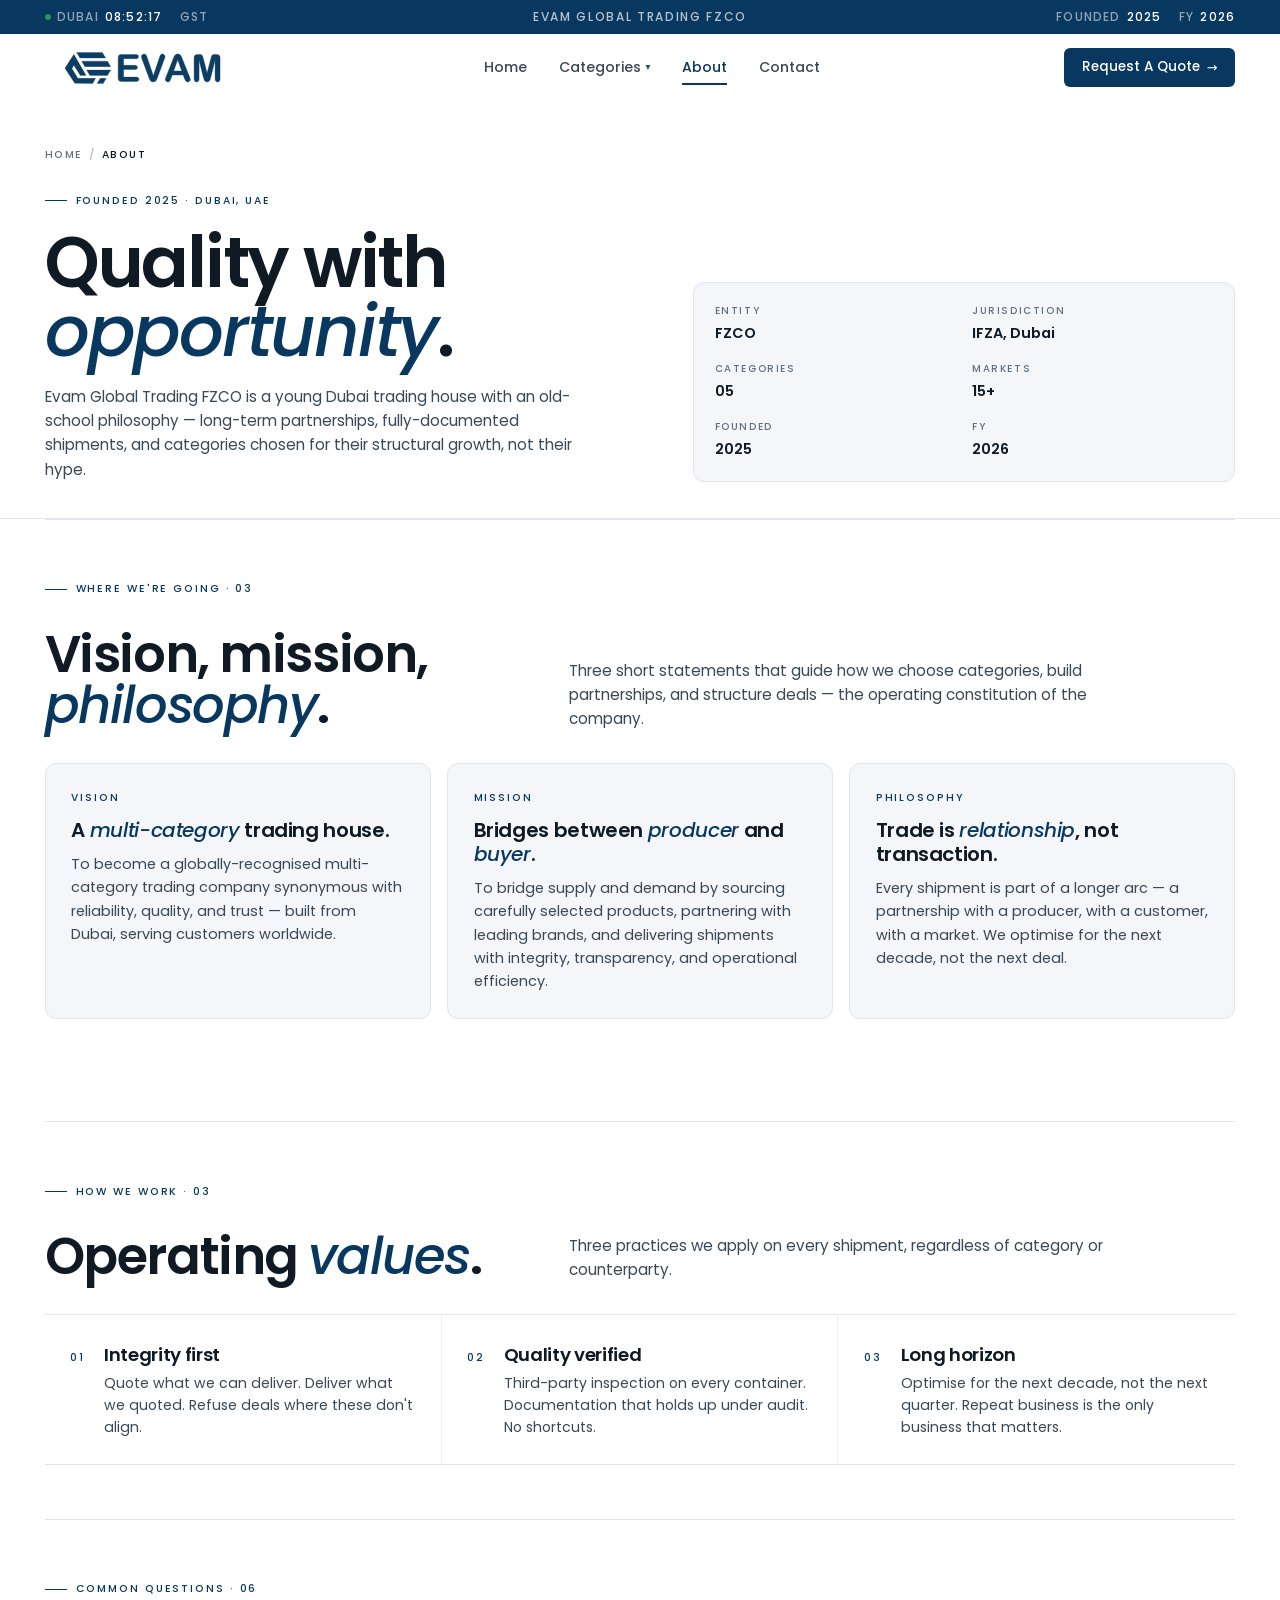
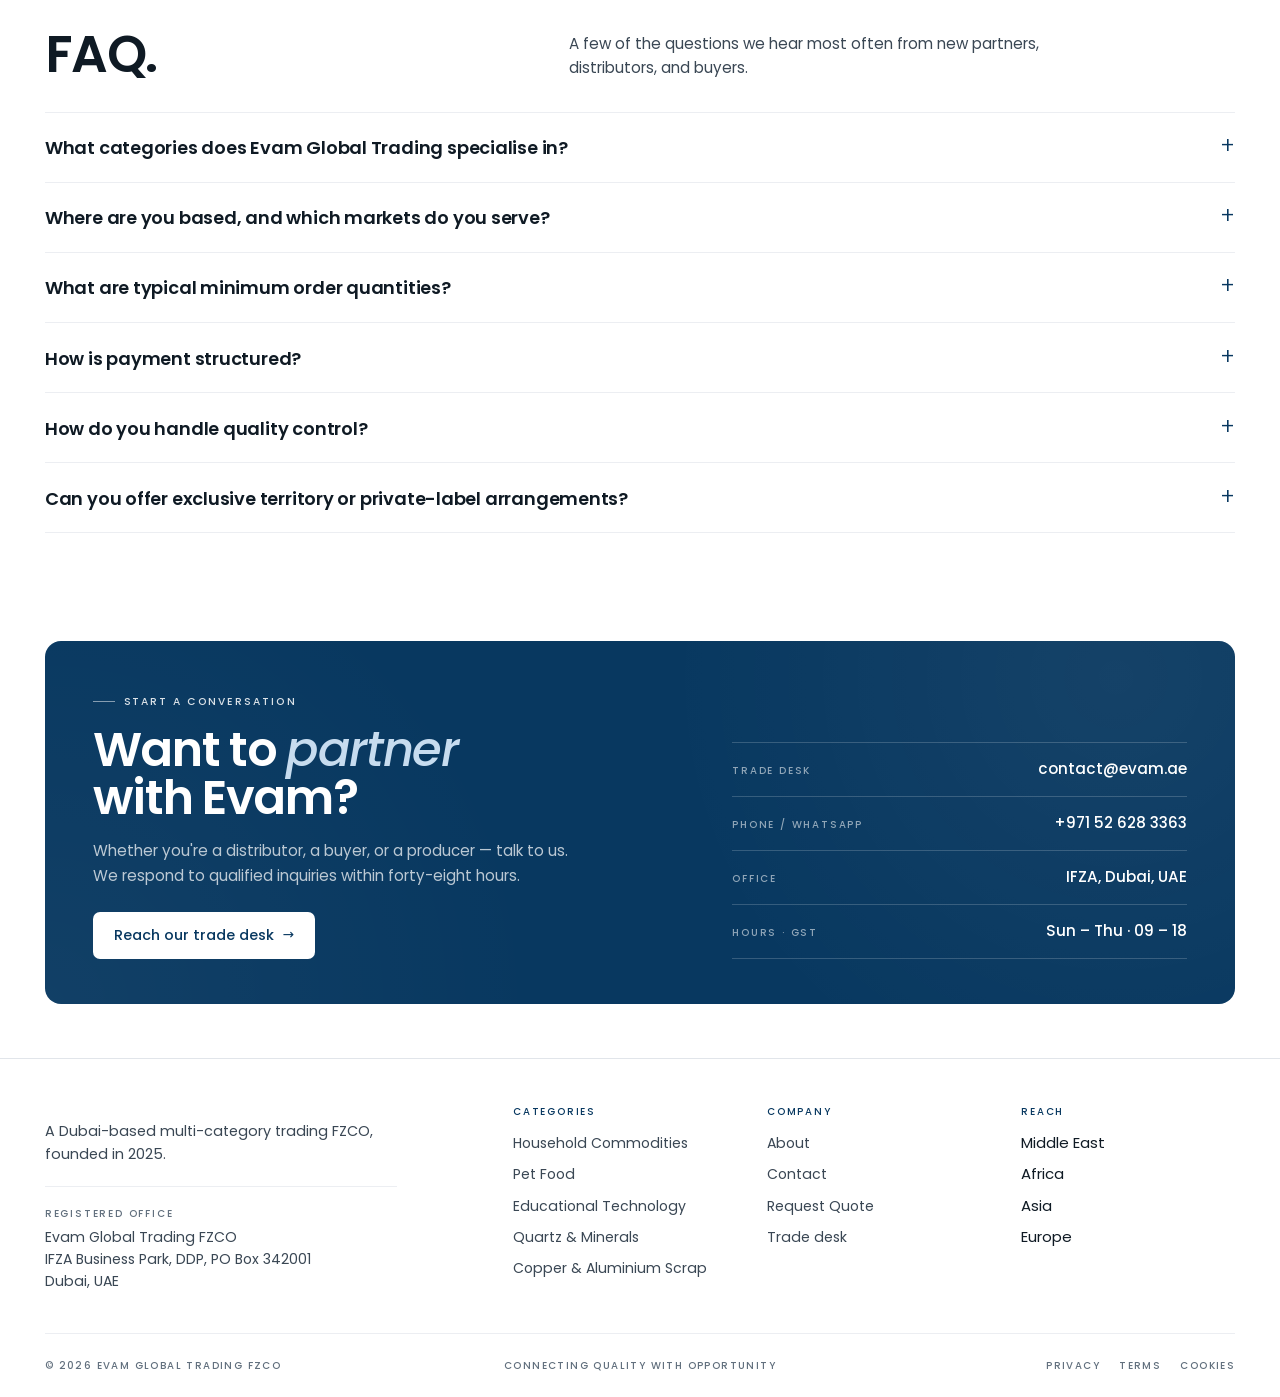
<file: about.html>
<!DOCTYPE html>
<html lang="en">
<head>
<meta charset="UTF-8" />
<meta name="viewport" content="width=device-width, initial-scale=1.0" />
<title>About — Evam Global Trading FZCO</title>
<meta name="description" content="About Evam Global Trading FZCO — a Dubai-based multi-category trading company connecting quality producers with global opportunity. Founded in 2025 as a free-zone company in IFZA." />
<link rel="preconnect" href="https://fonts.googleapis.com" />
<link rel="preconnect" href="https://fonts.gstatic.com" crossorigin />
<link href="https://fonts.googleapis.com/css2?family=Poppins:ital,wght@0,300;0,400;0,500;0,600;0,700;1,400;1,500&display=swap" rel="stylesheet" />
<link rel="stylesheet" href="styles.css" />
</head>
<body>

<div class="ticker" aria-hidden="true">
  <div class="ticker__left">
    <div class="ticker__item"><span class="live-dot"></span><span class="k">Dubai</span><span class="v" id="dubaiTime">—</span></div>
    <div class="ticker__item"><span class="k">GST</span></div>
  </div> <div class="ticker__center">Evam Global Trading FZCO</div>
  <div class="ticker__right">
    <div class="ticker__item"><span class="k">Founded</span><span class="v">2025</span></div>
    <div class="ticker__item"><span class="k">FY</span><span class="v">2026</span></div>
  </div>
</div>

<nav class="nav" id="nav">
  <div class="nav__inner">
    <a href="index.html" class="logo"><img src="images/evam_logo.svg" alt="Evam Global Trading" class="h-8 sm:h-10 object-contain" /></a>
    <ul class="nav__links">
      <li><a href="index.html">Home</a></li>
      <li class="has-dropdown">
        <a href="index.html#brands">Categories <span class="caret">▾</span></a>
        <div class="dropdown">
          <div class="dropdown__foot">05 categories</div>
          <a href="himalayan-natives.html">Household Commodities <small>Himalayan Natives</small></a>
          <a href="dogsee.html">Pet Food <small>Dogsee Chew</small></a>
          <a href="vidyardi.html">Educational Technology <small>Vidyardi</small></a>
          <a href="benita-quartz.html">Quartz &amp; Minerals <small>Benita Quartz</small></a>
          <div class="dropdown__divider"></div>
          <a href="evam-metals.html">Copper &amp; Aluminium Scrap <small>New · all varieties</small></a>
        </div>
      </li>
      <li><a href="about.html" class="is-active">About</a></li>
      <li><a href="contact.html">Contact</a></li>
    </ul>
    <a href="contact.html#quote" class="nav__cta">Request A Quote <span class="arrow">→</span></a>
    <button class="nav__menu-btn" aria-label="Menu"><span></span></button>
  </div>
</nav>

<div class="mobile-menu" id="mobileMenu">
  <button class="mobile-menu__close" aria-label="Close">×</button>
  <h5>Navigation</h5>
  <a href="index.html">Home</a><a href="about.html">About</a><a href="contact.html">Contact</a>
  <h5>Categories</h5>
  <a href="himalayan-natives.html">Household Commodities</a>
  <a href="dogsee.html">Pet Food</a>
  <a href="vidyardi.html">Educational Technology</a>
  <a href="benita-quartz.html">Quartz &amp; Minerals</a>
  <a href="evam-metals.html">Copper &amp; Aluminium Scrap</a>
  <a href="contact.html#quote" class="nav__cta">Request A Quote <span class="arrow">→</span></a>
</div>

<main>
  <section class="page-hero">
    <div class="container">
      <nav class="breadcrumb">
        <a href="index.html">Home</a><span class="sep">/</span>
        <span class="current">About</span>
      </nav>
      <div class="page-hero__grid">
        <div>
          <div class="eyebrow" style="margin-bottom:1.2rem;">Founded 2025 · Dubai, UAE</div>
          <h1 class="page-hero__title">Quality with <em>opportunity</em>.</h1>
          <p class="page-hero__lede">
            Evam Global Trading FZCO is a young Dubai trading house with an old-school
            philosophy &mdash; long-term partnerships, fully-documented shipments, and
            categories chosen for their structural growth, not their hype.
          </p>
        </div>
        <div class="page-hero__meta">
          <div class="page-hero__meta-item"><span class="k">Entity</span><span class="v">FZCO</span></div>
          <div class="page-hero__meta-item"><span class="k">Jurisdiction</span><span class="v">IFZA, Dubai</span></div>
          <div class="page-hero__meta-item"><span class="k">Categories</span><span class="v">05</span></div>
          <div class="page-hero__meta-item"><span class="k">Markets</span><span class="v">15+</span></div>
          <div class="page-hero__meta-item"><span class="k">Founded</span><span class="v">2025</span></div>
          <div class="page-hero__meta-item"><span class="k">FY</span><span class="v">2026</span></div>
        </div>
      </div>
    </div>
  </section>

  <div class="container">

    <section class="block reveal">
      <div class="block__head">
        <div>
          <div class="eyebrow">Where we're going · 03</div>
          <h2 class="display-h2">Vision, mission, <em class="brand-em">philosophy</em>.</h2>
        </div>
        <p class="block__head-text">
          Three short statements that guide how we choose categories, build partnerships,
          and structure deals &mdash; the operating constitution of the company.
        </p>
      </div>

      <div class="about__pillars reveal-stagger">
        <div class="pillar">
          <div class="pillar__label">Vision</div>
          <h3 class="pillar__title">A <em>multi-category</em> trading house.</h3>
          <p class="pillar__body">To become a globally-recognised multi-category trading company synonymous with reliability, quality, and trust &mdash; built from Dubai, serving customers worldwide.</p>
        </div>
        <div class="pillar">
          <div class="pillar__label">Mission</div>
          <h3 class="pillar__title">Bridges between <em>producer</em> and <em>buyer</em>.</h3>
          <p class="pillar__body">To bridge supply and demand by sourcing carefully selected products, partnering with leading brands, and delivering shipments with integrity, transparency, and operational efficiency.</p>
        </div>
        <div class="pillar">
          <div class="pillar__label">Philosophy</div>
          <h3 class="pillar__title">Trade is <em>relationship</em>, not transaction.</h3>
          <p class="pillar__body">Every shipment is part of a longer arc &mdash; a partnership with a producer, with a customer, with a market. We optimise for the next decade, not the next deal.</p>
        </div>
      </div>
    </section>

    <section class="block reveal">
      <div class="block__head">
        <div>
          <div class="eyebrow">How we work · 03</div>
          <h2 class="display-h2">Operating <em class="brand-em">values</em>.</h2>
        </div>
        <p class="block__head-text">
          Three practices we apply on every shipment, regardless of category or counterparty.
        </p>
      </div>

      <div class="values reveal-stagger">
        <div class="value">
          <span class="value__num">01</span>
          <div>
            <h4 class="value__title">Integrity first</h4>
            <p class="value__desc">Quote what we can deliver. Deliver what we quoted. Refuse deals where these don't align.</p>
          </div>
        </div>
        <div class="value">
          <span class="value__num">02</span>
          <div>
            <h4 class="value__title">Quality verified</h4>
            <p class="value__desc">Third-party inspection on every container. Documentation that holds up under audit. No shortcuts.</p>
          </div>
        </div>
        <div class="value">
          <span class="value__num">03</span>
          <div>
            <h4 class="value__title">Long horizon</h4>
            <p class="value__desc">Optimise for the next decade, not the next quarter. Repeat business is the only business that matters.</p>
          </div>
        </div>
      </div>
    </section>

    <section class="block reveal">
      <div class="block__head">
        <div>
          <div class="eyebrow">Common questions · 06</div>
          <h2 class="display-h2">FAQ.</h2>
        </div>
        <p class="block__head-text">
          A few of the questions we hear most often from new partners, distributors, and buyers.
        </p>
      </div>

      <ul class="faq__list">
        <li class="faq__item">
          <button class="faq__btn">
            <span class="faq__q">What categories does Evam Global Trading specialise in?</span>
            <span class="faq__icon">+</span>
          </button>
          <div class="faq__a"><div class="faq__a-inner">
            We trade five categories: household commodities (honey, ghee, jaggery, salt) under Himalayan Natives;
            pet food and treats under Dogsee Chew; educational technology under Vidyardi;
            quartz and minerals under Benita Quartz; and copper and aluminium scrap across all major ISRI grades.
          </div></div>
        </li>
        <li class="faq__item">
          <button class="faq__btn">
            <span class="faq__q">Where are you based, and which markets do you serve?</span>
            <span class="faq__icon">+</span>
          </button>
          <div class="faq__a"><div class="faq__a-inner">
            We're a free-zone company registered in IFZA Dubai. We serve buyers across the Middle East, Africa, Asia, and Europe &mdash;
            currently active in over fifteen markets including KSA, Qatar, Egypt, Kenya, India, Singapore, Germany, and the UK.
          </div></div>
        </li>
        <li class="faq__item">
          <button class="faq__btn">
            <span class="faq__q">What are typical minimum order quantities?</span>
            <span class="faq__icon">+</span>
          </button>
          <div class="faq__a"><div class="faq__a-inner">
            MOQs vary by category. Consumer goods start at 25&ndash;100 cases per SKU.
            EdTech hardware starts at 10&ndash;100 units depending on product.
            Quartz, copper, and aluminium scrap are sold by container load, typically 15&ndash;20 MT minimum.
          </div></div>
        </li>
        <li class="faq__item">
          <button class="faq__btn">
            <span class="faq__q">How is payment structured?</span>
            <span class="faq__icon">+</span>
          </button>
          <div class="faq__a"><div class="faq__a-inner">
            We accept letters of credit (LC at sight or deferred), wire transfer (TT), and document-against-payment terms for established partners.
            Pricing is FOB Dubai by default; CIF available on request.
          </div></div>
        </li>
        <li class="faq__item">
          <button class="faq__btn">
            <span class="faq__q">How do you handle quality control?</span>
            <span class="faq__icon">+</span>
          </button>
          <div class="faq__a"><div class="faq__a-inner">
            Every shipment is third-party inspected by SGS or Bureau Veritas for weight, grade, and contamination as applicable.
            Documentation includes B/L, packing list, certificate of origin, inspection report, and market-specific compliance certificates.
          </div></div>
        </li>
        <li class="faq__item">
          <button class="faq__btn">
            <span class="faq__q">Can you offer exclusive territory or private-label arrangements?</span>
            <span class="faq__icon">+</span>
          </button>
          <div class="faq__a"><div class="faq__a-inner">
            Yes. For partners willing to commit to multi-container annual volume, we offer exclusive territory rights, private-label packaging,
            and joint marketing programmes. Talk to our trade desk for term-sheets and reference programmes.
          </div></div>
        </li>
      </ul>
    </section>

    <section class="cta-block reveal">
      <div>
        <div class="eyebrow on-dark">Start a conversation</div>
        <h2 class="cta-block__title">Want to <em>partner</em><br/>with Evam?</h2>
        <p class="cta-block__sub">Whether you're a distributor, a buyer, or a producer &mdash; talk to us. We respond to qualified inquiries within forty-eight hours.</p>
        <a href="contact.html#quote" class="btn btn--white">Reach our trade desk <span class="arrow">→</span></a>
      </div>
      <div class="cta-block__contacts">
        <a href="mailto:contact@evam.ae" class="cta-block__contact"><span class="k">Trade desk</span><span class="v">contact@evam.ae</span></a>
        <a href="tel:+971526283363" class="cta-block__contact"><span class="k">Phone / WhatsApp</span><span class="v">+971 52 628 3363</span></a>
        <a href="contact.html" class="cta-block__contact"><span class="k">Office</span><span class="v">IFZA, Dubai, UAE</span></a>
        <a href="#" class="cta-block__contact"><span class="k">Hours · GST</span><span class="v">Sun – Thu &middot; 09 – 18</span></a>
      </div>
    </section>

  </div>

  <!-- <div class="foot__bigmark" aria-hidden="true" style="font-family:'Arial Rounded MT Bold','Arial Rounded MT',sans-serif;">EV<span>A</span>M.</div> -->

  <footer class="foot">
    <div class="container">
      <div class="foot__top">
        <div class="foot__brand">
          <!-- <a href="index.html" class="logo"><img src="images/evam_logo.svg" alt="Evam Global Trading" class="h-8 sm:h-10 object-contain" /></a> -->
          <p>A Dubai-based multi-category trading FZCO, founded in 2025.</p>
          <div class="foot__addr">
            <div class="foot__addr-label">Registered office</div>
            <div class="foot__addr-text">Evam Global Trading FZCO<br/>IFZA Business Park, DDP, PO Box 342001<br/>Dubai, UAE</div>
          </div>
        </div>
        <div class="foot__col"><h5>Categories</h5><ul>
          <li><a href="himalayan-natives.html">Household Commodities</a></li>
          <li><a href="dogsee.html">Pet Food</a></li>
          <li><a href="vidyardi.html">Educational Technology</a></li>
          <li><a href="benita-quartz.html">Quartz &amp; Minerals</a></li>
          <li><a href="evam-metals.html">Copper &amp; Aluminium Scrap</a></li>
        </ul></div>
        <div class="foot__col"><h5>Company</h5><ul>
          <li><a href="about.html">About</a></li>
          <li><a href="contact.html">Contact</a></li>
          <li><a href="contact.html#quote">Request Quote</a></li>
          <li><a href="mailto:contact@evam.ae">Trade desk</a></li>
        </ul></div>
        <div class="foot__col"><h5>Reach</h5><ul><li>Middle East</li><li>Africa</li><li>Asia</li><li>Europe</li></ul></div>
      </div>
      <div class="foot__bottom">
        <div>© 2026 Evam Global Trading FZCO</div>
        <div>Connecting quality with opportunity</div>
        <div class="foot__legal"><a href="privacy.html">Privacy</a><a href="terms.html">Terms</a><a href="cookies.html">Cookies</a></div>
      </div>
    </div>
  </footer>
</main>

<script src="scripts.js"></script>
</body>
</html>
</file>
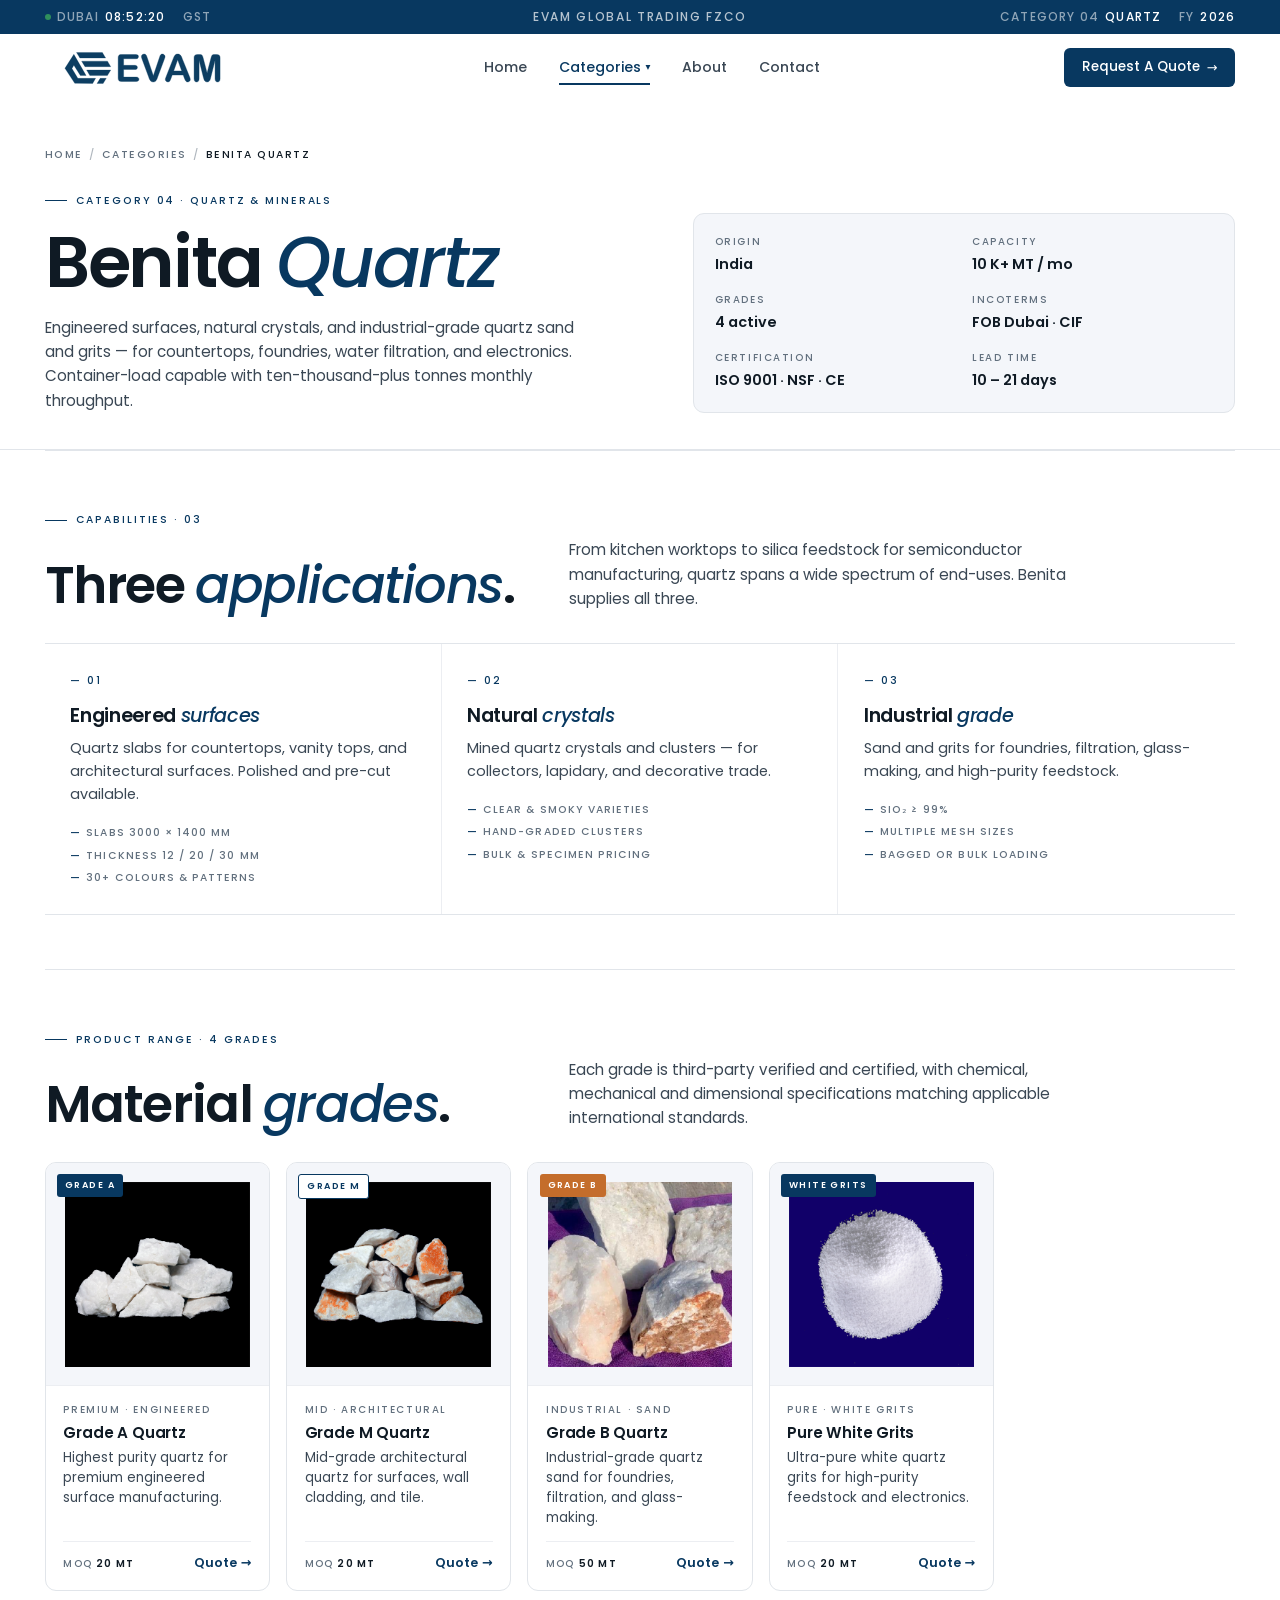
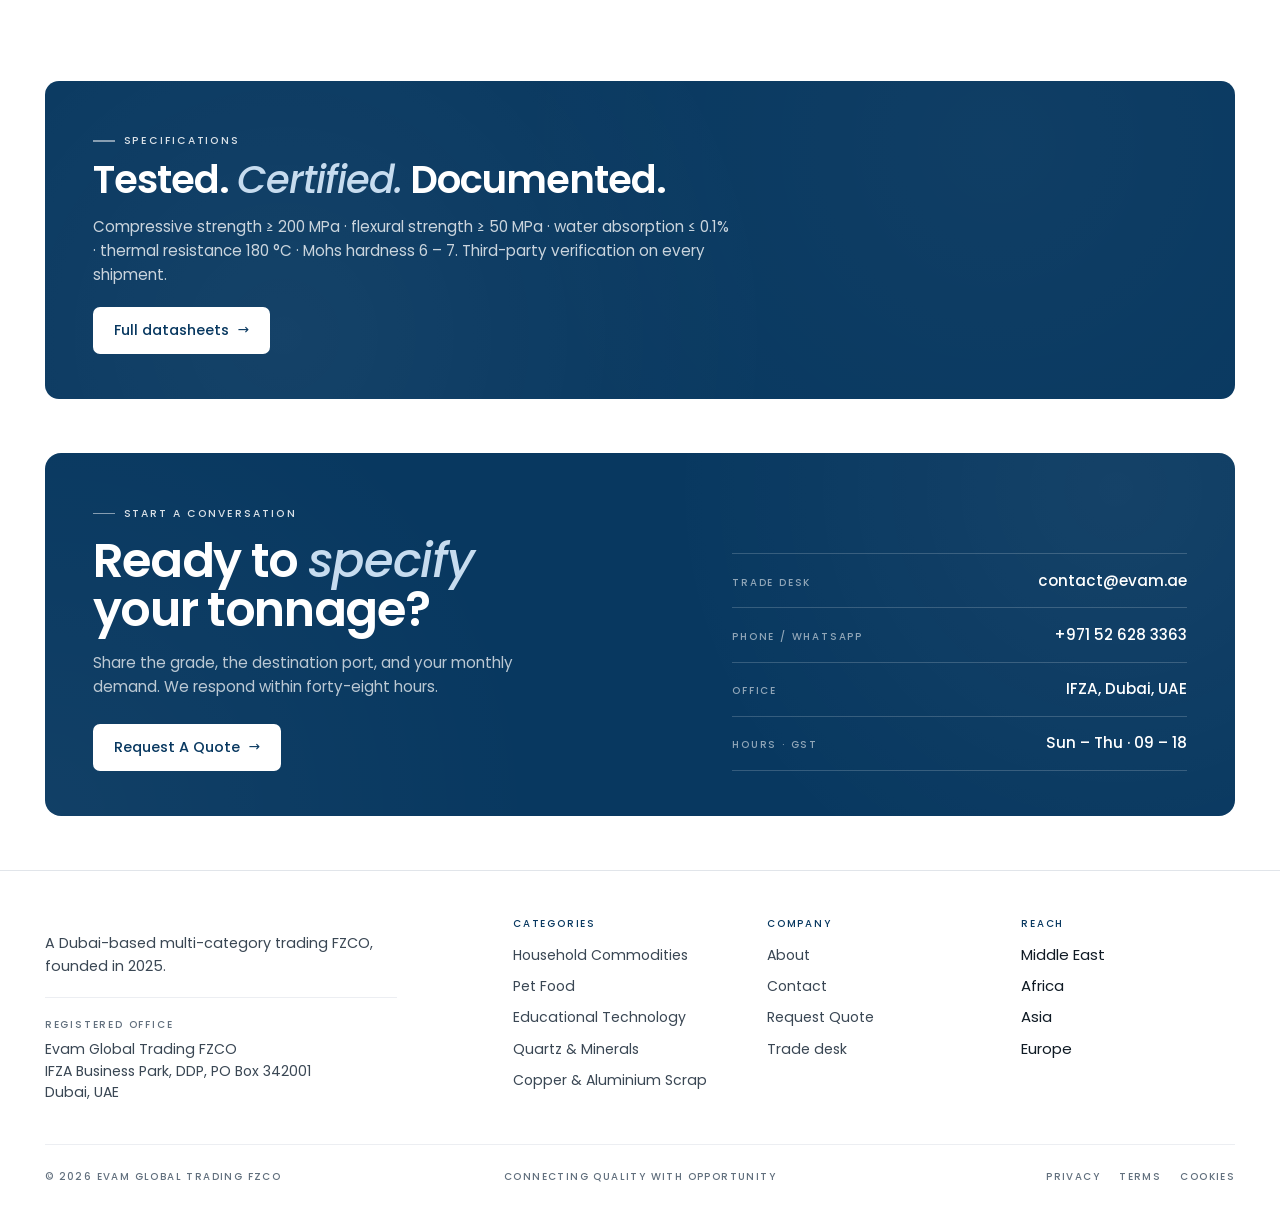
<file: benita-quartz.html>
<!DOCTYPE html>
<html lang="en">
<head>
<meta charset="UTF-8" />
<meta name="viewport" content="width=device-width, initial-scale=1.0" />
<title>Benita Quartz — Quartz &amp; Minerals · Evam Global Trading</title>
<meta name="description" content="Benita Quartz — engineered surfaces, natural crystals, and industrial-grade quartz sand and grits. Container-load capable. Traded by Evam Global Trading FZCO from Dubai." />
<link rel="preconnect" href="https://fonts.googleapis.com" />
<link rel="preconnect" href="https://fonts.gstatic.com" crossorigin />
<link href="https://fonts.googleapis.com/css2?family=Poppins:ital,wght@0,300;0,400;0,500;0,600;0,700;1,400;1,500&display=swap" rel="stylesheet" />
<link rel="stylesheet" href="styles.css" />
</head>
<body>

<div class="ticker" aria-hidden="true">
  <div class="ticker__left">
    <div class="ticker__item"><span class="live-dot"></span><span class="k">Dubai</span><span class="v" id="dubaiTime">—</span></div>
    <div class="ticker__item"><span class="k">GST</span></div>
  </div> <div class="ticker__center">Evam Global Trading FZCO</div>
  <div class="ticker__right">
    <div class="ticker__item"><span class="k">Category 04</span><span class="v">Quartz</span></div>
    <div class="ticker__item"><span class="k">FY</span><span class="v">2026</span></div>
  </div>
</div>

<nav class="nav" id="nav">
  <div class="nav__inner">
    <a href="index.html" class="logo"><img src="images/evam_logo.svg" alt="Evam Global Trading" class="h-8 sm:h-10 object-contain" /></a>
    <ul class="nav__links">
      <li><a href="index.html">Home</a></li>
      <li class="has-dropdown">
        <a href="index.html#brands" class="is-active">Categories <span class="caret">▾</span></a>
        <div class="dropdown">
          <div class="dropdown__foot">05 categories</div>
          <a href="himalayan-natives.html">Household Commodities <small>Himalayan Natives</small></a>
          <a href="dogsee.html">Pet Food <small>Dogsee Chew</small></a>
          <a href="vidyardi.html">Educational Technology <small>Vidyardi</small></a>
          <a href="benita-quartz.html">Quartz &amp; Minerals <small>Benita Quartz</small></a>
          <div class="dropdown__divider"></div>
          <a href="evam-metals.html">Copper &amp; Aluminium Scrap <small>New · all varieties</small></a>
        </div>
      </li>
      <li><a href="about.html">About</a></li>
      <li><a href="contact.html">Contact</a></li>
    </ul>
    <a href="contact.html#quote" class="nav__cta">Request A Quote <span class="arrow">→</span></a>
    <button class="nav__menu-btn" aria-label="Menu"><span></span></button>
  </div>
</nav>

<div class="mobile-menu" id="mobileMenu">
  <button class="mobile-menu__close" aria-label="Close">×</button>
  <h5>Navigation</h5>
  <a href="index.html">Home</a><a href="about.html">About</a><a href="contact.html">Contact</a>
  <h5>Categories</h5>
  <a href="himalayan-natives.html">Household Commodities</a>
  <a href="dogsee.html">Pet Food</a>
  <a href="vidyardi.html">Educational Technology</a>
  <a href="benita-quartz.html">Quartz &amp; Minerals</a>
  <a href="evam-metals.html">Copper &amp; Aluminium Scrap</a>
  <a href="contact.html#quote" class="nav__cta">Request A Quote <span class="arrow">→</span></a>
</div>

<main>
  <section class="page-hero">
    <div class="container">
      <nav class="breadcrumb">
        <a href="index.html">Home</a><span class="sep">/</span>
        <a href="index.html#brands">Categories</a><span class="sep">/</span>
        <span class="current">Benita Quartz</span>
      </nav>
      <div class="page-hero__grid">
        <div>
          <div class="eyebrow" style="margin-bottom:1.2rem;">Category 04 · Quartz &amp; minerals</div>
          <h1 class="page-hero__title">Benita <em>Quartz</em></h1>
          <p class="page-hero__lede">
            Engineered surfaces, natural crystals, and industrial-grade quartz sand
            and grits &mdash; for countertops, foundries, water filtration, and electronics.
            Container-load capable with ten-thousand-plus tonnes monthly throughput.
          </p>
        </div>
        <div class="page-hero__meta">
          <div class="page-hero__meta-item"><span class="k">Origin</span><span class="v">India</span></div>
          <div class="page-hero__meta-item"><span class="k">Capacity</span><span class="v">10 K+ MT / mo</span></div>
          <div class="page-hero__meta-item"><span class="k">Grades</span><span class="v">4 active</span></div>
          <div class="page-hero__meta-item"><span class="k">Incoterms</span><span class="v">FOB Dubai · CIF</span></div>
          <div class="page-hero__meta-item"><span class="k">Certification</span><span class="v">ISO 9001 · NSF · CE</span></div>
          <div class="page-hero__meta-item"><span class="k">Lead time</span><span class="v">10 – 21 days</span></div>
        </div>
      </div>
    </div>
  </section>

  <div class="container">

    <section class="block reveal">
      <div class="block__head">
        <div>
          <div class="eyebrow">Capabilities · 03</div>
          <h2 class="display-h2">Three <em class="brand-em">applications</em>.</h2>
        </div>
        <p class="block__head-text">
          From kitchen worktops to silica feedstock for semiconductor manufacturing,
          quartz spans a wide spectrum of end-uses. Benita supplies all three.
        </p>
      </div>

      <div class="services reveal-stagger">
        <div class="service">
          <span class="service__num">— 01</span>
          <h3 class="service__title">Engineered <em>surfaces</em></h3>
          <p class="service__desc">Quartz slabs for countertops, vanity tops, and architectural surfaces. Polished and pre-cut available.</p>
          <ul class="service__list">
            <li>Slabs 3000 × 1400 mm</li>
            <li>Thickness 12 / 20 / 30 mm</li>
            <li>30+ colours &amp; patterns</li>
          </ul>
        </div>
        <div class="service">
          <span class="service__num">— 02</span>
          <h3 class="service__title">Natural <em>crystals</em></h3>
          <p class="service__desc">Mined quartz crystals and clusters &mdash; for collectors, lapidary, and decorative trade.</p>
          <ul class="service__list">
            <li>Clear &amp; smoky varieties</li>
            <li>Hand-graded clusters</li>
            <li>Bulk &amp; specimen pricing</li>
          </ul>
        </div>
        <div class="service">
          <span class="service__num">— 03</span>
          <h3 class="service__title">Industrial <em>grade</em></h3>
          <p class="service__desc">Sand and grits for foundries, filtration, glass-making, and high-purity feedstock.</p>
          <ul class="service__list">
            <li>SiO₂ ≥ 99%</li>
            <li>Multiple mesh sizes</li>
            <li>Bagged or bulk loading</li>
          </ul>
        </div>
      </div>
    </section>

    <section class="block reveal">
      <div class="block__head">
        <div>
          <div class="eyebrow">Product range · 4 grades</div>
          <h2 class="display-h2">Material <em class="brand-em">grades</em>.</h2>
        </div>
        <p class="block__head-text">
          Each grade is third-party verified and certified, with chemical, mechanical
          and dimensional specifications matching applicable international standards.
        </p>
      </div>

      <div class="product-grid reveal-stagger">

        <div class="product">
          <div class="product__media">
            <span class="product__badge">Grade A</span>
            <img src="images/quartz/quartz_grade_A.png" alt="Quartz grade A" />
          </div>
          <div class="product__body">
            <div class="product__cat">Premium · Engineered</div>
            <h3 class="product__name">Grade A Quartz</h3>
            <p class="product__desc">Highest purity quartz for premium engineered surface manufacturing.</p>
            <div class="product__foot">
              <span class="product__moq">MOQ <strong>20 MT</strong></span>
              <a href="contact.html#quote" class="product__link">Quote <span class="arrow">→</span></a>
            </div>
          </div>
        </div>

        <div class="product">
          <div class="product__media">
            <span class="product__badge product__badge--soft">Grade M</span>
            <img src="images/quartz/quartz_grade_M.png" alt="Quartz grade M" />
          </div>
          <div class="product__body">
            <div class="product__cat">Mid · Architectural</div>
            <h3 class="product__name">Grade M Quartz</h3>
            <p class="product__desc">Mid-grade architectural quartz for surfaces, wall cladding, and tile.</p>
            <div class="product__foot">
              <span class="product__moq">MOQ <strong>20 MT</strong></span>
              <a href="contact.html#quote" class="product__link">Quote <span class="arrow">→</span></a>
            </div>
          </div>
        </div>

        <div class="product">
          <div class="product__media">
            <span class="product__badge product__badge--alt">Grade B</span>
            <img src="images/quartz/quartz_grade_B.png" alt="Quartz grade B" />
          </div>
          <div class="product__body">
            <div class="product__cat">Industrial · Sand</div>
            <h3 class="product__name">Grade B Quartz</h3>
            <p class="product__desc">Industrial-grade quartz sand for foundries, filtration, and glass-making.</p>
            <div class="product__foot">
              <span class="product__moq">MOQ <strong>50 MT</strong></span>
              <a href="contact.html#quote" class="product__link">Quote <span class="arrow">→</span></a>
            </div>
          </div>
        </div>

        <div class="product">
          <div class="product__media">
            <span class="product__badge">White Grits</span>
            <img src="images/quartz/quartz_pure_white_grits.png" alt="Pure white grits" />
          </div>
          <div class="product__body">
            <div class="product__cat">Pure · White Grits</div>
            <h3 class="product__name">Pure White Grits</h3>
            <p class="product__desc">Ultra-pure white quartz grits for high-purity feedstock and electronics.</p>
            <div class="product__foot">
              <span class="product__moq">MOQ <strong>20 MT</strong></span>
              <a href="contact.html#quote" class="product__link">Quote <span class="arrow">→</span></a>
            </div>
          </div>
        </div>

      </div>
    </section>

    <div class="dark-strip reveal">
      <div class="eyebrow on-dark">Specifications</div>
      <h3 class="dark-strip__title">Tested. <em>Certified.</em> Documented.</h3>
      <p class="dark-strip__sub">
        Compressive strength ≥ 200 MPa &middot; flexural strength ≥ 50 MPa &middot;
        water absorption ≤ 0.1% &middot; thermal resistance 180 °C &middot;
        Mohs hardness 6 – 7. Third-party verification on every shipment.
      </p>
      <a href="contact.html#quote" class="btn btn--white">Full datasheets <span class="arrow">→</span></a>
    </div>

    <section class="cta-block reveal">
      <div>
        <div class="eyebrow on-dark">Start a conversation</div>
        <h2 class="cta-block__title">Ready to <em>specify</em><br/>your tonnage?</h2>
        <p class="cta-block__sub">Share the grade, the destination port, and your monthly demand. We respond within forty-eight hours.</p>
        <a href="contact.html#quote" class="btn btn--white">Request A Quote <span class="arrow">→</span></a>
      </div>
      <div class="cta-block__contacts">
        <a href="mailto:contact@evam.ae" class="cta-block__contact"><span class="k">Trade desk</span><span class="v">contact@evam.ae</span></a>
        <a href="tel:+971526283363" class="cta-block__contact"><span class="k">Phone / WhatsApp</span><span class="v">+971 52 628 3363</span></a>
        <a href="contact.html" class="cta-block__contact"><span class="k">Office</span><span class="v">IFZA, Dubai, UAE</span></a>
        <a href="#" class="cta-block__contact"><span class="k">Hours · GST</span><span class="v">Sun – Thu &middot; 09 – 18</span></a>
      </div>
    </section>

  </div>

  <!-- <div class="foot__bigmark" aria-hidden="true" style="font-family:'Arial Rounded MT Bold','Arial Rounded MT',sans-serif;">EV<span>A</span>M.</div> -->

  <footer class="foot">
    <div class="container">
      <div class="foot__top">
        <div class="foot__brand">
          <!-- <a href="index.html" class="logo"><img src="images/evam_logo.svg" alt="Evam Global Trading" class="h-8 sm:h-10 object-contain" /></a> -->
          <p>A Dubai-based multi-category trading FZCO, founded in 2025.</p>
          <div class="foot__addr">
            <div class="foot__addr-label">Registered office</div>
            <div class="foot__addr-text">Evam Global Trading FZCO<br/>IFZA Business Park, DDP, PO Box 342001<br/>Dubai, UAE</div>
          </div>
        </div>
        <div class="foot__col"><h5>Categories</h5><ul>
          <li><a href="himalayan-natives.html">Household Commodities</a></li>
          <li><a href="dogsee.html">Pet Food</a></li>
          <li><a href="vidyardi.html">Educational Technology</a></li>
          <li><a href="benita-quartz.html">Quartz &amp; Minerals</a></li>
          <li><a href="evam-metals.html">Copper &amp; Aluminium Scrap</a></li>
        </ul></div>
        <div class="foot__col"><h5>Company</h5><ul>
          <li><a href="about.html">About</a></li>
          <li><a href="contact.html">Contact</a></li>
          <li><a href="contact.html#quote">Request Quote</a></li>
          <li><a href="mailto:contact@evam.ae">Trade desk</a></li>
        </ul></div>
        <div class="foot__col"><h5>Reach</h5><ul><li>Middle East</li><li>Africa</li><li>Asia</li><li>Europe</li></ul></div>
      </div>
      <div class="foot__bottom">
        <div>© 2026 Evam Global Trading FZCO</div>
        <div>Connecting quality with opportunity</div>
        <div class="foot__legal"><a href="privacy.html">Privacy</a><a href="terms.html">Terms</a><a href="cookies.html">Cookies</a></div>
      </div>
    </div>
  </footer>
</main>

<script src="scripts.js"></script>
</body>
</html>
</file>
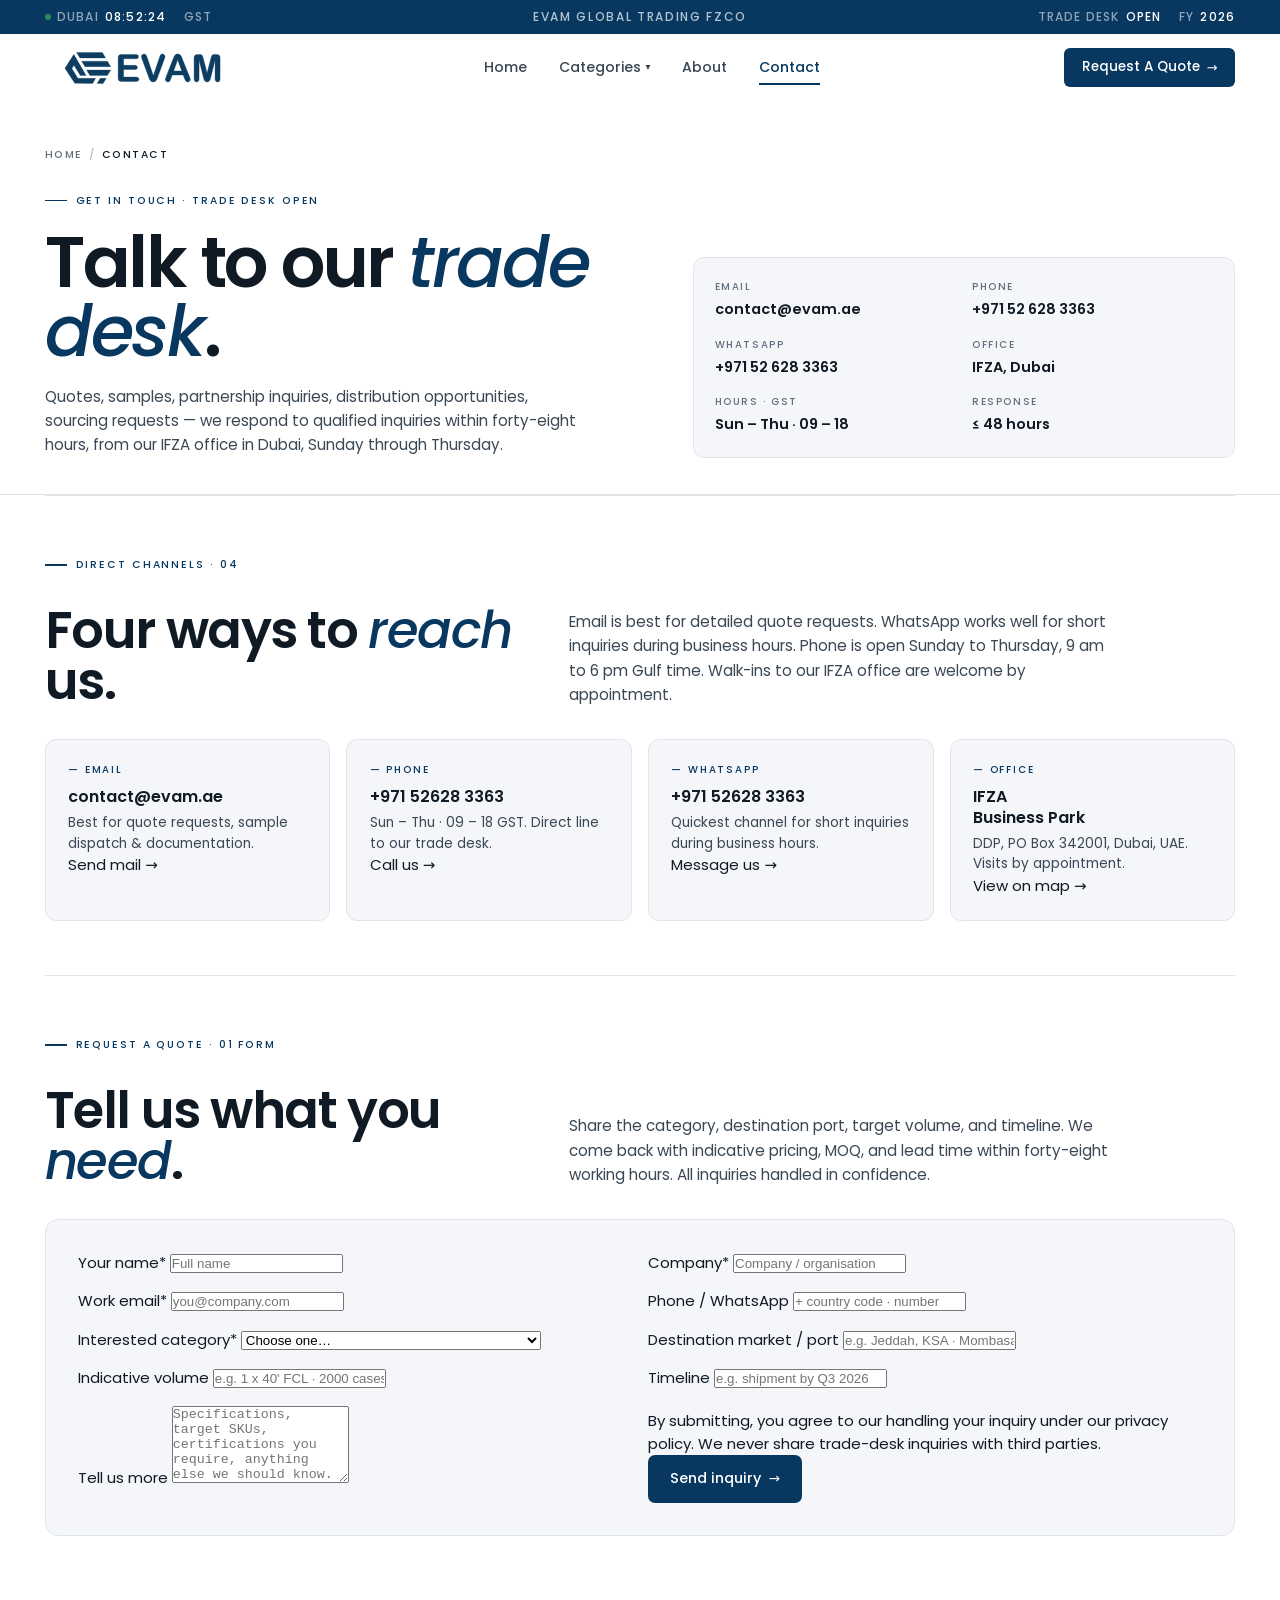
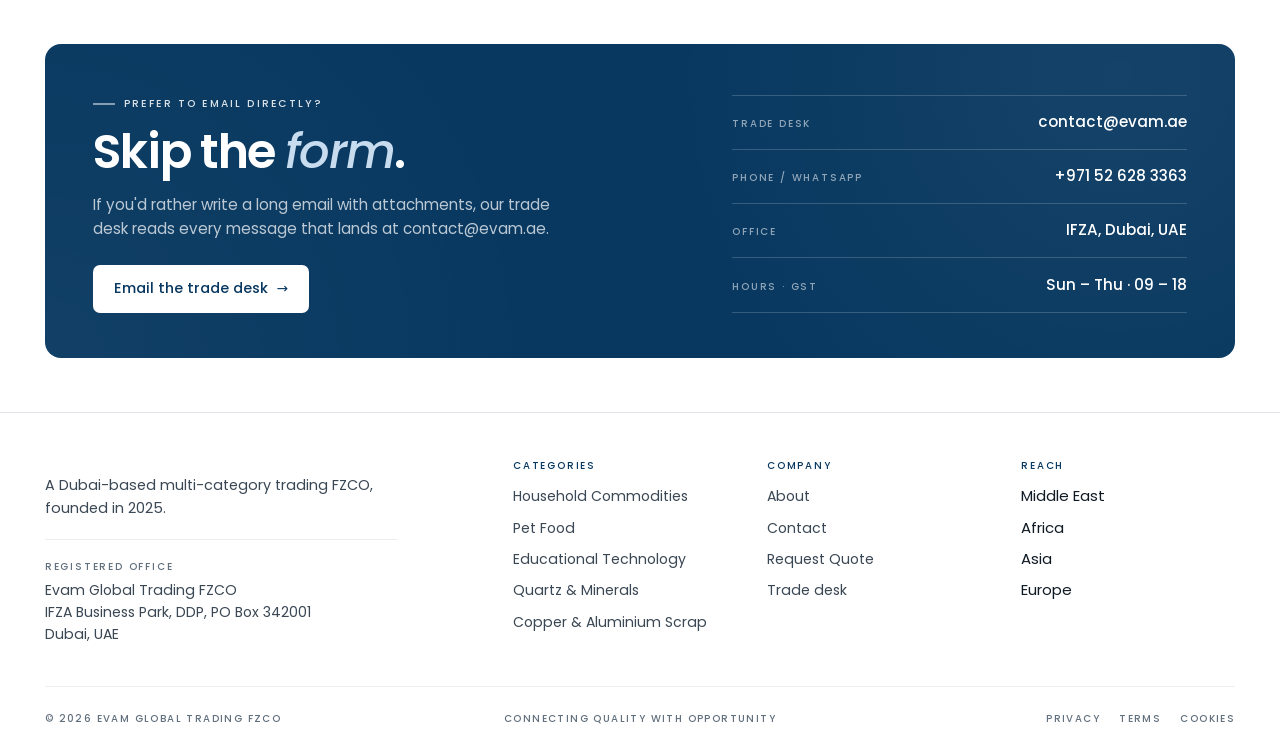
<file: contact.html>
<!DOCTYPE html>
<html lang="en">
<head>
<meta charset="UTF-8" />
<meta name="viewport" content="width=device-width, initial-scale=1.0" />
<title>Contact — Evam Global Trading FZCO</title>
<meta name="description" content="Reach the Evam Global Trading FZCO trade desk for quotes, partnership inquiries, and product samples. Dubai-based, responding within forty-eight hours, Sunday to Thursday GST." />
<link rel="preconnect" href="https://fonts.googleapis.com" />
<link rel="preconnect" href="https://fonts.gstatic.com" crossorigin />
<link href="https://fonts.googleapis.com/css2?family=Poppins:ital,wght@0,300;0,400;0,500;0,600;0,700;1,400;1,500&display=swap" rel="stylesheet" />
<link rel="stylesheet" href="styles.css" />
</head>
<body>

<div class="ticker" aria-hidden="true">
  <div class="ticker__left">
    <div class="ticker__item"><span class="live-dot"></span><span class="k">Dubai</span><span class="v" id="dubaiTime">—</span></div>
    <div class="ticker__item"><span class="k">GST</span></div>
  </div> <div class="ticker__center">Evam Global Trading FZCO</div>
  <div class="ticker__right">
    <div class="ticker__item"><span class="k">Trade desk</span><span class="v">open</span></div>
    <div class="ticker__item"><span class="k">FY</span><span class="v">2026</span></div>
  </div>
</div>

<nav class="nav" id="nav">
  <div class="nav__inner">
    <a href="index.html" class="logo"><img src="images/evam_logo.svg" alt="Evam Global Trading" class="h-8 sm:h-10 object-contain" /></a>
    <ul class="nav__links">
      <li><a href="index.html">Home</a></li>
      <li class="has-dropdown">
        <a href="index.html#brands">Categories <span class="caret">▾</span></a>
        <div class="dropdown">
          <div class="dropdown__foot">05 categories</div>
          <a href="himalayan-natives.html">Household Commodities <small>Himalayan Natives</small></a>
          <a href="dogsee.html">Pet Food <small>Dogsee Chew</small></a>
          <a href="vidyardi.html">Educational Technology <small>Vidyardi</small></a>
          <a href="benita-quartz.html">Quartz &amp; Minerals <small>Benita Quartz</small></a>
          <div class="dropdown__divider"></div>
          <a href="evam-metals.html">Copper &amp; Aluminium Scrap <small>New · all varieties</small></a>
        </div>
      </li>
      <li><a href="about.html">About</a></li>
      <li><a href="contact.html" class="is-active">Contact</a></li>
    </ul>
    <a href="#quote" class="nav__cta">Request A Quote <span class="arrow">→</span></a>
    <button class="nav__menu-btn" aria-label="Menu"><span></span></button>
  </div>
</nav>

<div class="mobile-menu" id="mobileMenu">
  <button class="mobile-menu__close" aria-label="Close">×</button>
  <h5>Navigation</h5>
  <a href="index.html">Home</a><a href="about.html">About</a><a href="contact.html">Contact</a>
  <h5>Categories</h5>
  <a href="himalayan-natives.html">Household Commodities</a>
  <a href="dogsee.html">Pet Food</a>
  <a href="vidyardi.html">Educational Technology</a>
  <a href="benita-quartz.html">Quartz &amp; Minerals</a>
  <a href="evam-metals.html">Copper &amp; Aluminium Scrap</a>
  <a href="#quote" class="nav__cta">Request A Quote <span class="arrow">→</span></a>
</div>

<main>
  <section class="page-hero">
    <div class="container">
      <nav class="breadcrumb">
        <a href="index.html">Home</a><span class="sep">/</span>
        <span class="current">Contact</span>
      </nav>
      <div class="page-hero__grid">
        <div>
          <div class="eyebrow" style="margin-bottom:1.2rem;">Get in touch · Trade desk open</div>
          <h1 class="page-hero__title">Talk to our <em>trade desk</em>.</h1>
          <p class="page-hero__lede">
            Quotes, samples, partnership inquiries, distribution opportunities, sourcing
            requests &mdash; we respond to qualified inquiries within forty-eight hours,
            from our IFZA office in Dubai, Sunday through Thursday.
          </p>
        </div>
        <div class="page-hero__meta">
          <div class="page-hero__meta-item"><span class="k">Email</span><span class="v">contact@evam.ae</span></div>
          <div class="page-hero__meta-item"><span class="k">Phone</span><span class="v">+971 52 628 3363</span></div>
          <div class="page-hero__meta-item"><span class="k">WhatsApp</span><span class="v">+971 52 628 3363</span></div>
          <div class="page-hero__meta-item"><span class="k">Office</span><span class="v">IFZA, Dubai</span></div>
          <div class="page-hero__meta-item"><span class="k">Hours · GST</span><span class="v">Sun – Thu &middot; 09 – 18</span></div>
          <div class="page-hero__meta-item"><span class="k">Response</span><span class="v">≤ 48 hours</span></div>
        </div>
      </div>
    </div>
  </section>

  <div class="container">

    <section class="block reveal">
      <div class="block__head">
        <div>
          <div class="eyebrow">Direct channels · 04</div>
          <h2 class="display-h2">Four ways to <em class="brand-em">reach</em> us.</h2>
        </div>
        <p class="block__head-text">
          Email is best for detailed quote requests. WhatsApp works well for short
          inquiries during business hours. Phone is open Sunday to Thursday, 9 am to
          6 pm Gulf time. Walk-ins to our IFZA office are welcome by appointment.
        </p>
      </div>

      <div class="info-cards reveal-stagger">

        <a href="mailto:contact@evam.ae" class="info-card">
          <div class="info-card__label">— Email</div>
          <div class="info-card__value">contact<wbr/>@evam.ae</div>
          <div class="info-card__sub">Best for quote requests, sample dispatch &amp; documentation.</div>
          <div class="info-card__cta">Send mail <span class="arrow">→</span></div>
        </a>

        <a href="tel:+971526283363" class="info-card">
          <div class="info-card__label">— Phone</div>
          <div class="info-card__value">+971 52628 3363</div>
          <div class="info-card__sub">Sun – Thu &middot; 09 – 18 GST. Direct line to our trade desk.</div>
          <div class="info-card__cta">Call us <span class="arrow">→</span></div>
        </a>

        <a href="https://wa.me/971526283363" class="info-card">
          <div class="info-card__label">— WhatsApp</div>
          <div class="info-card__value">+971 52628 3363</div>
          <div class="info-card__sub">Quickest channel for short inquiries during business hours.</div>
          <div class="info-card__cta">Message us <span class="arrow">→</span></div>
        </a>

        <!--<a href="#" class="info-card">
          <div class="info-card__label">— Office</div>
          <div class="info-card__value">IFZA<br/>Business Park</div>
          <div class="info-card__sub">DDP, PO Box 342001, Dubai, UAE. Visits by appointment.</div>
          <div class="info-card__cta"><a href=""></a>View on map <span class="arrow">→</span></div>
        </a>-->
		  
		  <a href="https://maps.app.goo.gl/8ne6aGmAAfXB5gEo9" target="_blank" class="info-card">
  <div class="info-card__label">— Office</div>
  <div class="info-card__value">IFZA<br/>Business Park</div>
  <div class="info-card__sub">DDP, PO Box 342001, Dubai, UAE. Visits by appointment.</div>
  <div class="info-card__cta">
    View on map <span class="arrow">→</span>
  </div>
</a>

      </div>
    </section>

    <section class="block reveal" id="quote">
      <div class="block__head">
        <div>
          <div class="eyebrow">Request A Quote · 01 form</div>
          <h2 class="display-h2">Tell us what you <em class="brand-em">need</em>.</h2>
        </div>
        <p class="block__head-text">
          Share the category, destination port, target volume, and timeline.
          We come back with indicative pricing, MOQ, and lead time within forty-eight
          working hours. All inquiries handled in confidence.
        </p>
      </div>

      <form class="form" id="quoteForm" novalidate>
        <div class="form__grid">
          <div class="form__field">
            <label for="f-name">Your name<span class="req">*</span></label>
            <input type="text" id="f-name" name="name" required autocomplete="name" placeholder="Full name" />
          </div>
          <div class="form__field">
            <label for="f-company">Company<span class="req">*</span></label>
            <input type="text" id="f-company" name="company" required autocomplete="organization" placeholder="Company / organisation" />
          </div>
          <div class="form__field">
            <label for="f-email">Work email<span class="req">*</span></label>
            <input type="email" id="f-email" name="email" required autocomplete="email" placeholder="you@company.com" />
          </div>
          <div class="form__field">
            <label for="f-phone">Phone / WhatsApp</label>
            <input type="tel" id="f-phone" name="phone" autocomplete="tel" placeholder="+ country code · number" />
          </div>
          <div class="form__field">
            <label for="f-category">Interested category<span class="req">*</span></label>
            <select id="f-category" name="category" required>
              <option value="" disabled selected>Choose one&hellip;</option>
              <option value="himalayan-natives">Household Commodities &mdash; Himalayan Natives</option>
              <option value="dogsee">Pet Food &mdash; Dogsee Chew</option>
              <option value="vidyardi">Educational Technology &mdash; Vidyardi</option>
              <option value="benita-quartz">Quartz &amp; Minerals &mdash; Benita Quartz</option>
              <option value="metals">Copper &amp; Aluminium Scrap</option>
              <option value="multiple">Multiple / not sure</option>
            </select>
          </div>
          <div class="form__field">
            <label for="f-destination">Destination market / port</label>
            <input type="text" id="f-destination" name="destination" placeholder="e.g. Jeddah, KSA · Mombasa, Kenya · Hamburg, DE" />
          </div>
          <div class="form__field">
            <label for="f-quantity">Indicative volume</label>
            <input type="text" id="f-quantity" name="quantity" placeholder="e.g. 1 x 40' FCL · 2000 cases · 50 MT / month" />
          </div>
          <div class="form__field">
            <label for="f-timeline">Timeline</label>
            <input type="text" id="f-timeline" name="timeline" placeholder="e.g. shipment by Q3 2026" />
          </div>
          <div class="form__field full">
            <label for="f-message">Tell us more</label>
            <textarea id="f-message" name="message" rows="5" placeholder="Specifications, target SKUs, certifications you require, anything else we should know."></textarea>
          </div>
          <div class="form__submit full">
            <p class="form__legal">By submitting, you agree to our handling your inquiry under our privacy policy. We never share trade-desk inquiries with third parties.</p>
            <button type="submit" class="btn btn--primary">Send inquiry <span class="arrow">→</span></button>
          </div>
        </div>
      </form>
    </section>

    <section class="cta-block reveal">
      <div>
        <div class="eyebrow on-dark">Prefer to email directly?</div>
        <h2 class="cta-block__title">Skip the <em>form</em>.</h2>
        <p class="cta-block__sub">If you'd rather write a long email with attachments, our trade desk reads every message that lands at contact@evam.ae.</p>
        <a href="mailto:contact@evam.ae" class="btn btn--white">Email the trade desk <span class="arrow">→</span></a>
      </div>
      <div class="cta-block__contacts">
        <a href="mailto:contact@evam.ae" class="cta-block__contact"><span class="k">Trade desk</span><span class="v">contact@evam.ae</span></a>
        <a href="tel:+971526283363" class="cta-block__contact"><span class="k">Phone / WhatsApp</span><span class="v">+971 52 628 3363</span></a>
        <a href="#" class="cta-block__contact"><span class="k">Office</span><span class="v">IFZA, Dubai, UAE</span></a>
        <a href="#" class="cta-block__contact"><span class="k">Hours · GST</span><span class="v">Sun – Thu &middot; 09 – 18</span></a>
      </div>
    </section>

  </div>

  <!-- <div class="foot__bigmark" aria-hidden="true" style="font-family:'Arial Rounded MT Bold','Arial Rounded MT',sans-serif;">EV<span>A</span>M.</div> -->

  <footer class="foot">
    <div class="container">
      <div class="foot__top">
        <div class="foot__brand">
          <!-- <a href="index.html" class="logo"><img src="images/evam_logo.svg" alt="Evam Global Trading" class="h-8 sm:h-10 object-contain" /></a> -->
          <p>A Dubai-based multi-category trading FZCO, founded in 2025.</p>
          <div class="foot__addr">
            <div class="foot__addr-label">Registered office</div>
            <div class="foot__addr-text">Evam Global Trading FZCO<br/>IFZA Business Park, DDP, PO Box 342001<br/>Dubai, UAE</div>
          </div>
        </div>
        <div class="foot__col"><h5>Categories</h5><ul>
          <li><a href="himalayan-natives.html">Household Commodities</a></li>
          <li><a href="dogsee.html">Pet Food</a></li>
          <li><a href="vidyardi.html">Educational Technology</a></li>
          <li><a href="benita-quartz.html">Quartz &amp; Minerals</a></li>
          <li><a href="evam-metals.html">Copper &amp; Aluminium Scrap</a></li>
        </ul></div>
        <div class="foot__col"><h5>Company</h5><ul>
          <li><a href="about.html">About</a></li>
          <li><a href="contact.html">Contact</a></li>
          <li><a href="#quote">Request Quote</a></li>
          <li><a href="mailto:contact@evam.ae">Trade desk</a></li>
        </ul></div>
        <div class="foot__col"><h5>Reach</h5><ul><li>Middle East</li><li>Africa</li><li>Asia</li><li>Europe</li></ul></div>
      </div>
      <div class="foot__bottom">
        <div>© 2026 Evam Global Trading FZCO</div>
        <div>Connecting quality with opportunity</div>
        <div class="foot__legal"><a href="privacy.html">Privacy</a><a href="terms.html">Terms</a><a href="cookies.html">Cookies</a></div>
      </div>
    </div>
  </footer>
</main>

<script src="scripts.js"></script>
</body>
</html>
</file>
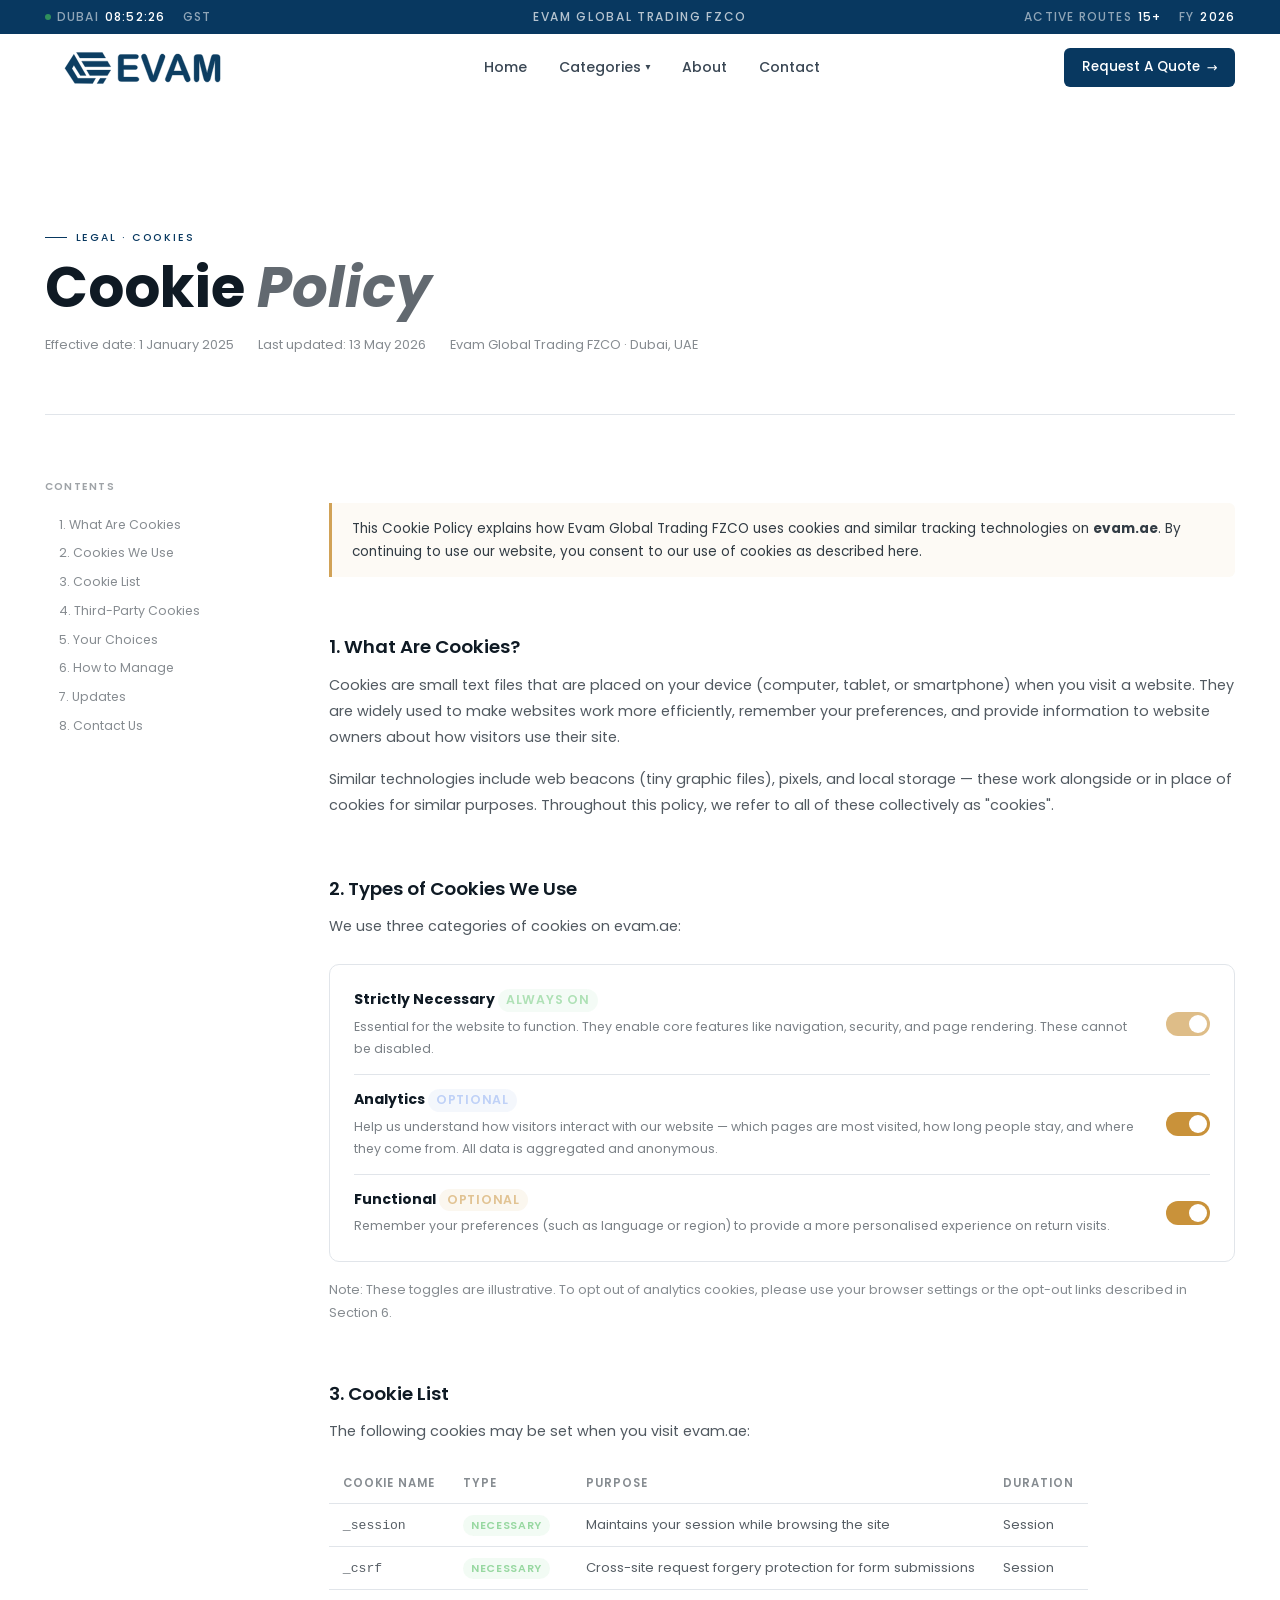
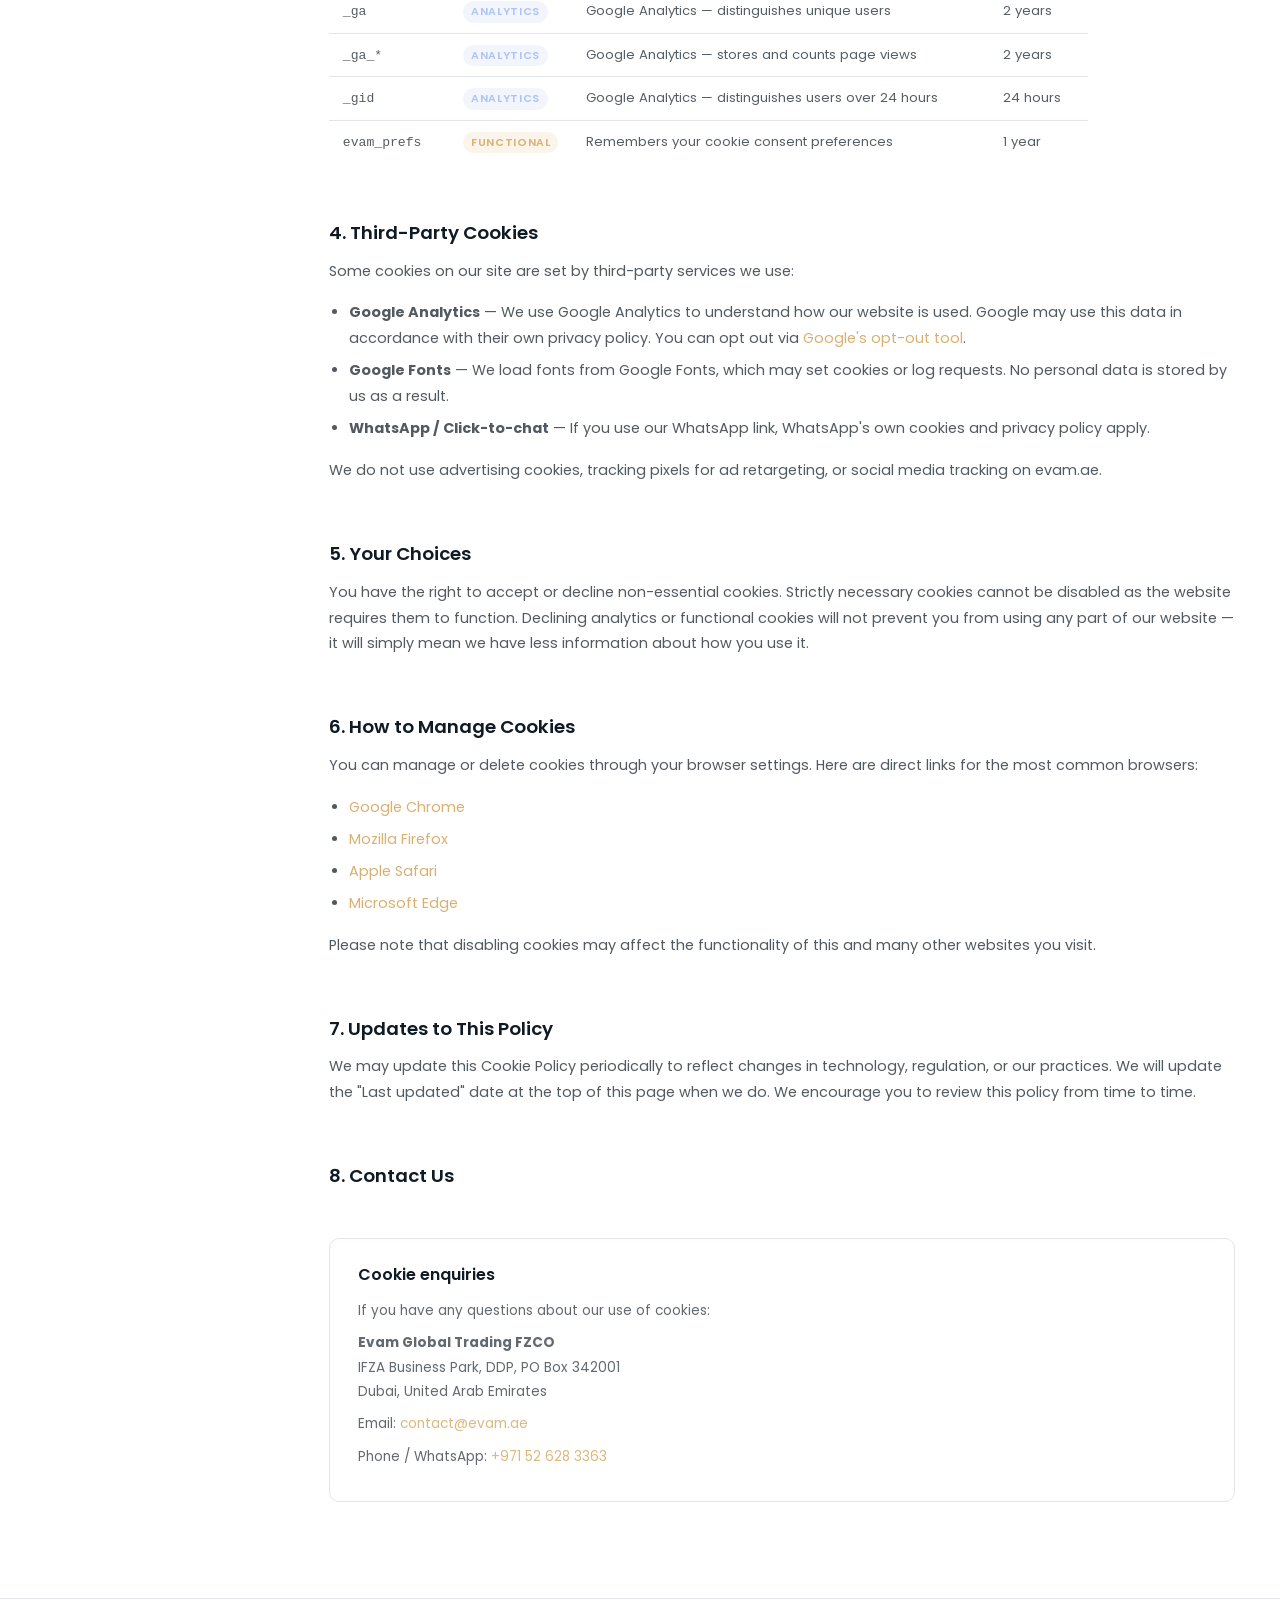
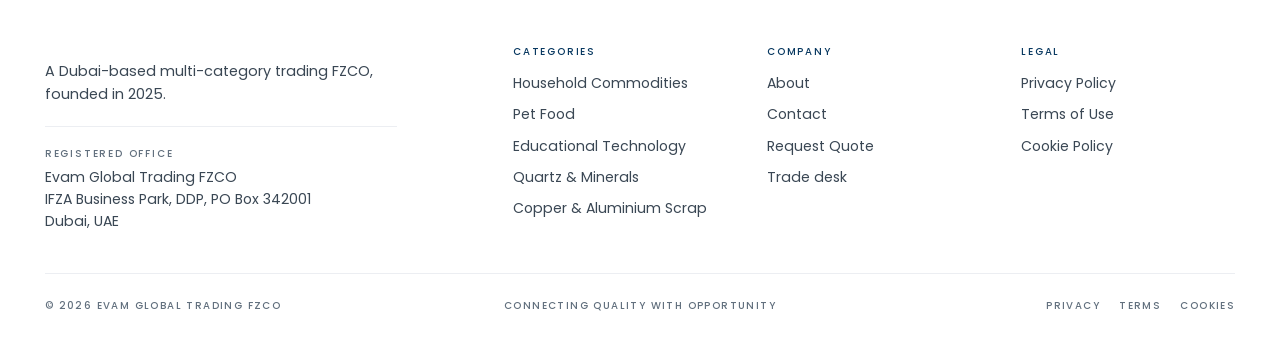
<file: cookies.html>
<!DOCTYPE html>
<html lang="en">
<head>
<meta charset="UTF-8" />
<meta name="viewport" content="width=device-width, initial-scale=1.0" />
<title>Cookie Policy — Evam Global Trading FZCO</title>
<meta name="description" content="Cookie Policy for Evam Global Trading FZCO, Dubai, UAE." />
<link rel="preconnect" href="https://fonts.googleapis.com" />
<link rel="preconnect" href="https://fonts.gstatic.com" crossorigin />
<link href="https://fonts.googleapis.com/css2?family=Poppins:ital,wght@0,300;0,400;0,500;0,600;0,700;1,400;1,500&display=swap" rel="stylesheet" />
<link rel="stylesheet" href="styles.css" />
<style>
  .legal-hero {
    padding: 120px 0 60px;
    border-bottom: 1px solid var(--hair, rgba(255,255,255,0.08));
  }
  .legal-hero .eyebrow { margin-bottom: 12px; }
  .legal-hero__title {
    font-size: clamp(2rem, 5vw, 3.5rem);
    font-weight: 700;
    line-height: 1.1;
    margin: 0 0 16px;
  }
  .legal-hero__title em { font-style: italic; opacity: .65; }
  .legal-meta {
    display: flex;
    gap: 24px;
    flex-wrap: wrap;
    font-size: .8rem;
    opacity: .5;
    margin-top: 8px;
  }
  .legal-body {
    display: grid;
    grid-template-columns: 220px 1fr;
    gap: 48px 64px;
    padding: 64px 0 96px;
  }
  @media (max-width: 768px) {
    .legal-body { grid-template-columns: 1fr; gap: 32px; }
    .legal-toc { display: none; }
  }
  .legal-toc { position: sticky; top: 88px; align-self: start; }
  .legal-toc h5 {
    font-size: .65rem;
    letter-spacing: .12em;
    text-transform: uppercase;
    opacity: .4;
    margin: 0 0 16px;
    font-weight: 600;
  }
  .legal-toc a {
    display: block;
    font-size: .78rem;
    color: inherit;
    text-decoration: none;
    padding: 5px 0 5px 12px;
    opacity: .5;
    transition: opacity .2s;
    border-left: 2px solid transparent;
  }
  .legal-toc a:hover, .legal-toc a.active {
    opacity: 1;
    border-left-color: var(--accent, #c9923a);
  }
  .legal-content h2 {
    font-size: 1.15rem;
    font-weight: 600;
    margin: 48px 0 12px;
    padding-top: 8px;
    scroll-margin-top: 100px;
  }
  .legal-content h2:first-child { margin-top: 0; }
  .legal-content p {
    font-size: .9rem;
    line-height: 1.8;
    opacity: .72;
    margin: 0 0 16px;
  }
  .legal-content ul {
    margin: 0 0 16px 0;
    padding-left: 20px;
  }
  .legal-content ul li {
    font-size: .9rem;
    line-height: 1.8;
    opacity: .72;
    margin-bottom: 6px;
  }
  .legal-content a { color: var(--accent, #c9923a); text-decoration: none; }
  .legal-content a:hover { text-decoration: underline; }
  .legal-highlight {
    border-left: 3px solid var(--accent, #c9923a);
    padding: 14px 20px;
    background: rgba(201,146,58,.06);
    border-radius: 0 6px 6px 0;
    margin: 24px 0;
    font-size: .85rem;
    line-height: 1.7;
    opacity: .85;
  }

  /* Cookie table */
  .cookie-table {
    width: 100%;
    border-collapse: collapse;
    font-size: .82rem;
    margin: 20px 0 28px;
    overflow-x: auto;
    display: block;
  }
  .cookie-table th {
    text-align: left;
    font-weight: 600;
    font-size: .72rem;
    letter-spacing: .08em;
    text-transform: uppercase;
    opacity: .5;
    padding: 10px 14px;
    border-bottom: 1px solid var(--hair, rgba(255,255,255,0.08));
  }
  .cookie-table td {
    padding: 10px 14px;
    opacity: .7;
    border-bottom: 1px solid var(--hair, rgba(255,255,255,0.05));
    vertical-align: top;
    line-height: 1.6;
  }
  .cookie-table tr:last-child td { border-bottom: none; }
  .cookie-badge {
    display: inline-block;
    font-size: .68rem;
    font-weight: 600;
    letter-spacing: .06em;
    text-transform: uppercase;
    padding: 2px 8px;
    border-radius: 20px;
    background: rgba(201,146,58,.15);
    color: var(--accent, #c9923a);
  }
  .cookie-badge.necessary { background: rgba(100,200,120,.12); color: #6dc87a; }
  .cookie-badge.analytics { background: rgba(100,140,220,.12); color: #8aabf0; }
  .cookie-badge.functional { background: rgba(201,146,58,.15); color: var(--accent, #c9923a); }

  /* Preference toggles (decorative) */
  .cookie-prefs {
    background: rgba(255,255,255,.03);
    border: 1px solid var(--hair, rgba(255,255,255,0.08));
    border-radius: 10px;
    padding: 24px;
    margin: 24px 0;
  }
  .cookie-pref-row {
    display: flex;
    align-items: center;
    justify-content: space-between;
    padding: 14px 0;
    border-bottom: 1px solid var(--hair, rgba(255,255,255,0.06));
  }
  .cookie-pref-row:last-child { border-bottom: none; padding-bottom: 0; }
  .cookie-pref-row:first-child { padding-top: 0; }
  .cookie-pref-info { flex: 1; padding-right: 24px; }
  .cookie-pref-info strong { display: block; font-size: .88rem; margin-bottom: 3px; }
  .cookie-pref-info span { font-size: .78rem; opacity: .55; line-height: 1.5; }
  .cookie-toggle {
    position: relative;
    width: 44px;
    height: 24px;
    flex-shrink: 0;
  }
  .cookie-toggle input { opacity: 0; width: 0; height: 0; }
  .cookie-toggle .slider {
    position: absolute;
    inset: 0;
    background: rgba(255,255,255,.12);
    border-radius: 12px;
    cursor: pointer;
    transition: .25s;
  }
  .cookie-toggle .slider::before {
    content: '';
    position: absolute;
    width: 18px; height: 18px;
    left: 3px; top: 3px;
    background: #fff;
    border-radius: 50%;
    transition: .25s;
  }
  .cookie-toggle input:checked + .slider { background: var(--accent, #c9923a); }
  .cookie-toggle input:checked + .slider::before { transform: translateX(20px); }
  .cookie-toggle input:disabled + .slider { opacity: .6; cursor: not-allowed; }

  .legal-contact-box {
    background: rgba(255,255,255,.04);
    border: 1px solid var(--hair, rgba(255,255,255,0.08));
    border-radius: 10px;
    padding: 24px 28px;
    margin-top: 48px;
  }
  .legal-contact-box h3 { font-size: 1rem; font-weight: 600; margin: 0 0 12px; }
  .legal-contact-box p { font-size: .85rem; opacity: .65; margin: 0 0 8px; }
  .legal-contact-box a { color: var(--accent, #c9923a); }
</style>
</head>
<body>

<div class="ticker" aria-hidden="true">
  <div class="ticker__left">
    <div class="ticker__item"><span class="live-dot"></span><span class="k">Dubai</span><span class="v" id="dubaiTime">—</span></div>
    <div class="ticker__item"><span class="k">GST</span></div>
  </div>
  <div class="ticker__center">Evam Global Trading FZCO</div>
  <div class="ticker__right">
    <div class="ticker__item"><span class="k">Active routes</span><span class="v">15+</span></div>
    <div class="ticker__item"><span class="k">FY</span><span class="v">2026</span></div>
  </div>
</div>

<nav class="nav" id="nav">
  <div class="nav__inner">
    <a href="index.html" class="logo"><img src="images/evam_logo.svg" alt="Evam Global Trading" class="h-8 sm:h-10 object-contain" /></a>
    <ul class="nav__links">
      <li><a href="index.html">Home</a></li>
      <li class="has-dropdown">
        <a href="index.html#brands">Categories <span class="caret">▾</span></a>
        <div class="dropdown">
          <div class="dropdown__foot">05 categories</div>
          <a href="himalayan-natives.html">Household Commodities <small>Himalayan Natives</small></a>
          <a href="dogsee.html">Pet Food <small>Dogsee Chew</small></a>
          <a href="vidyardi.html">Educational Technology <small>Vidyardi</small></a>
          <a href="benita-quartz.html">Quartz &amp; Minerals <small>Benita Quartz</small></a>
          <div class="dropdown__divider"></div>
          <a href="evam-metals.html">Copper &amp; Aluminium Scrap <small>New · all varieties</small></a>
        </div>
      </li>
      <li><a href="about.html">About</a></li>
      <li><a href="contact.html">Contact</a></li>
    </ul>
    <a href="contact.html#quote" class="nav__cta">Request A Quote <span class="arrow">→</span></a>
    <button class="nav__menu-btn" aria-label="Menu"><span></span></button>
  </div>
</nav>

<div class="mobile-menu" id="mobileMenu">
  <button class="mobile-menu__close" aria-label="Close">×</button>
  <h5>Navigation</h5>
  <a href="index.html">Home</a><a href="about.html">About</a><a href="contact.html">Contact</a>
  <h5>Categories</h5>
  <a href="himalayan-natives.html">Household Commodities</a>
  <a href="dogsee.html">Pet Food</a>
  <a href="vidyardi.html">Educational Technology</a>
  <a href="benita-quartz.html">Quartz &amp; Minerals</a>
  <a href="evam-metals.html">Copper &amp; Aluminium Scrap</a>
  <a href="contact.html#quote" class="nav__cta">Request A Quote <span class="arrow">→</span></a>
</div>

<main>
  <div class="container">

    <section class="legal-hero">
      <div class="eyebrow">Legal · Cookies</div>
      <h1 class="legal-hero__title">Cookie <em>Policy</em></h1>
      <div class="legal-meta">
        <span>Effective date: 1 January 2025</span>
        <span>Last updated: 13 May 2026</span>
        <span>Evam Global Trading FZCO · Dubai, UAE</span>
      </div>
    </section>

    <div class="legal-body">

      <aside class="legal-toc" id="toc">
        <h5>Contents</h5>
        <a href="#what-are-cookies">1. What Are Cookies</a>
        <a href="#cookies-we-use">2. Cookies We Use</a>
        <a href="#cookie-list">3. Cookie List</a>
        <a href="#third-party-cookies">4. Third-Party Cookies</a>
        <a href="#your-choices">5. Your Choices</a>
        <a href="#manage-cookies">6. How to Manage</a>
        <a href="#updates">7. Updates</a>
        <a href="#contact-cookies">8. Contact Us</a>
      </aside>

      <article class="legal-content">

        <div class="legal-highlight">
          This Cookie Policy explains how Evam Global Trading FZCO uses cookies and similar tracking technologies on <strong>evam.ae</strong>. By continuing to use our website, you consent to our use of cookies as described here.
        </div>

        <h2 id="what-are-cookies">1. What Are Cookies?</h2>
        <p>Cookies are small text files that are placed on your device (computer, tablet, or smartphone) when you visit a website. They are widely used to make websites work more efficiently, remember your preferences, and provide information to website owners about how visitors use their site.</p>
        <p>Similar technologies include web beacons (tiny graphic files), pixels, and local storage — these work alongside or in place of cookies for similar purposes. Throughout this policy, we refer to all of these collectively as "cookies".</p>

        <h2 id="cookies-we-use">2. Types of Cookies We Use</h2>
        <p>We use three categories of cookies on evam.ae:</p>

        <div class="cookie-prefs">
          <div class="cookie-pref-row">
            <div class="cookie-pref-info">
              <strong>Strictly Necessary <span class="cookie-badge necessary">Always on</span></strong>
              <span>Essential for the website to function. They enable core features like navigation, security, and page rendering. These cannot be disabled.</span>
            </div>
            <label class="cookie-toggle">
              <input type="checkbox" checked disabled />
              <span class="slider"></span>
            </label>
          </div>
          <div class="cookie-pref-row">
            <div class="cookie-pref-info">
              <strong>Analytics <span class="cookie-badge analytics">Optional</span></strong>
              <span>Help us understand how visitors interact with our website — which pages are most visited, how long people stay, and where they come from. All data is aggregated and anonymous.</span>
            </div>
            <label class="cookie-toggle">
              <input type="checkbox" checked id="analyticsToggle" />
              <span class="slider"></span>
            </label>
          </div>
          <div class="cookie-pref-row">
            <div class="cookie-pref-info">
              <strong>Functional <span class="cookie-badge functional">Optional</span></strong>
              <span>Remember your preferences (such as language or region) to provide a more personalised experience on return visits.</span>
            </div>
            <label class="cookie-toggle">
              <input type="checkbox" checked id="functionalToggle" />
              <span class="slider"></span>
            </label>
          </div>
        </div>

        <p style="font-size:.8rem; opacity:.5; margin-top:-8px;">Note: These toggles are illustrative. To opt out of analytics cookies, please use your browser settings or the opt-out links described in Section 6.</p>

        <h2 id="cookie-list">3. Cookie List</h2>
        <p>The following cookies may be set when you visit evam.ae:</p>

        <table class="cookie-table">
          <thead>
            <tr>
              <th>Cookie Name</th>
              <th>Type</th>
              <th>Purpose</th>
              <th>Duration</th>
            </tr>
          </thead>
          <tbody>
            <tr>
              <td><code>_session</code></td>
              <td><span class="cookie-badge necessary">Necessary</span></td>
              <td>Maintains your session while browsing the site</td>
              <td>Session</td>
            </tr>
            <tr>
              <td><code>_csrf</code></td>
              <td><span class="cookie-badge necessary">Necessary</span></td>
              <td>Cross-site request forgery protection for form submissions</td>
              <td>Session</td>
            </tr>
            <tr>
              <td><code>_ga</code></td>
              <td><span class="cookie-badge analytics">Analytics</span></td>
              <td>Google Analytics — distinguishes unique users</td>
              <td>2 years</td>
            </tr>
            <tr>
              <td><code>_ga_*</code></td>
              <td><span class="cookie-badge analytics">Analytics</span></td>
              <td>Google Analytics — stores and counts page views</td>
              <td>2 years</td>
            </tr>
            <tr>
              <td><code>_gid</code></td>
              <td><span class="cookie-badge analytics">Analytics</span></td>
              <td>Google Analytics — distinguishes users over 24 hours</td>
              <td>24 hours</td>
            </tr>
            <tr>
              <td><code>evam_prefs</code></td>
              <td><span class="cookie-badge functional">Functional</span></td>
              <td>Remembers your cookie consent preferences</td>
              <td>1 year</td>
            </tr>
          </tbody>
        </table>

        <h2 id="third-party-cookies">4. Third-Party Cookies</h2>
        <p>Some cookies on our site are set by third-party services we use:</p>
        <ul>
          <li><strong>Google Analytics</strong> — We use Google Analytics to understand how our website is used. Google may use this data in accordance with their own privacy policy. You can opt out via <a href="https://tools.google.com/dlpage/gaoptout" target="_blank" rel="noopener">Google's opt-out tool</a>.</li>
          <li><strong>Google Fonts</strong> — We load fonts from Google Fonts, which may set cookies or log requests. No personal data is stored by us as a result.</li>
          <li><strong>WhatsApp / Click-to-chat</strong> — If you use our WhatsApp link, WhatsApp's own cookies and privacy policy apply.</li>
        </ul>
        <p>We do not use advertising cookies, tracking pixels for ad retargeting, or social media tracking on evam.ae.</p>

        <h2 id="your-choices">5. Your Choices</h2>
        <p>You have the right to accept or decline non-essential cookies. Strictly necessary cookies cannot be disabled as the website requires them to function. Declining analytics or functional cookies will not prevent you from using any part of our website — it will simply mean we have less information about how you use it.</p>

        <h2 id="manage-cookies">6. How to Manage Cookies</h2>
        <p>You can manage or delete cookies through your browser settings. Here are direct links for the most common browsers:</p>
        <ul>
          <li><a href="https://support.google.com/chrome/answer/95647" target="_blank" rel="noopener">Google Chrome</a></li>
          <li><a href="https://support.mozilla.org/en-US/kb/enable-and-disable-cookies-website-preferences" target="_blank" rel="noopener">Mozilla Firefox</a></li>
          <li><a href="https://support.apple.com/en-gb/guide/safari/sfri11471/mac" target="_blank" rel="noopener">Apple Safari</a></li>
          <li><a href="https://support.microsoft.com/en-us/microsoft-edge/delete-cookies-in-microsoft-edge" target="_blank" rel="noopener">Microsoft Edge</a></li>
        </ul>
        <p>Please note that disabling cookies may affect the functionality of this and many other websites you visit.</p>

        <h2 id="updates">7. Updates to This Policy</h2>
        <p>We may update this Cookie Policy periodically to reflect changes in technology, regulation, or our practices. We will update the "Last updated" date at the top of this page when we do. We encourage you to review this policy from time to time.</p>

        <h2 id="contact-cookies">8. Contact Us</h2>
        <div class="legal-contact-box">
          <h3>Cookie enquiries</h3>
          <p>If you have any questions about our use of cookies:</p>
          <p><strong>Evam Global Trading FZCO</strong><br/>
          IFZA Business Park, DDP, PO Box 342001<br/>
          Dubai, United Arab Emirates</p>
          <p>Email: <a href="mailto:contact@evam.ae">contact@evam.ae</a></p>
          <p>Phone / WhatsApp: <a href="tel:+971526283363">+971 52 628 3363</a></p>
        </div>

      </article>
    </div>

  </div>

  <!-- <div class="foot__bigmark" aria-hidden="true" style="font-family:'Arial Rounded MT Bold','Arial Rounded MT',sans-serif;">EV<span>A</span>M.</div> -->

  <footer class="foot">
    <div class="container">
      <div class="foot__top">
        <div class="foot__brand">
          <!-- <a href="index.html" class="logo"><img src="images/evam_logo.svg" alt="Evam Global Trading" class="h-8 sm:h-10 object-contain" /></a> -->
          <p>A Dubai-based multi-category trading FZCO, founded in 2025.</p>
          <div class="foot__addr">
            <div class="foot__addr-label">Registered office</div>
            <div class="foot__addr-text">Evam Global Trading FZCO<br/>IFZA Business Park, DDP, PO Box 342001<br/>Dubai, UAE</div>
          </div>
        </div>
        <div class="foot__col"><h5>Categories</h5><ul>
          <li><a href="himalayan-natives.html">Household Commodities</a></li>
          <li><a href="dogsee.html">Pet Food</a></li>
          <li><a href="vidyardi.html">Educational Technology</a></li>
          <li><a href="benita-quartz.html">Quartz &amp; Minerals</a></li>
          <li><a href="evam-metals.html">Copper &amp; Aluminium Scrap</a></li>
        </ul></div>
        <div class="foot__col"><h5>Company</h5><ul>
          <li><a href="about.html">About</a></li>
          <li><a href="contact.html">Contact</a></li>
          <li><a href="contact.html#quote">Request Quote</a></li>
          <li><a href="mailto:contact@evam.ae">Trade desk</a></li>
        </ul></div>
        <div class="foot__col"><h5>Legal</h5><ul>
          <li><a href="privacy.html">Privacy Policy</a></li>
          <li><a href="terms.html">Terms of Use</a></li>
          <li><a href="cookies.html">Cookie Policy</a></li>
        </ul></div>
      </div>
      <div class="foot__bottom">
        <div>© 2026 Evam Global Trading FZCO</div>
        <div>Connecting quality with opportunity</div>
        <div class="foot__legal"><a href="privacy.html">Privacy</a><a href="terms.html">Terms</a><a href="cookies.html">Cookies</a></div>
      </div>
    </div>
  </footer>
</main>

<script src="scripts.js"></script>
<script>
  const sections = document.querySelectorAll('.legal-content h2[id]');
  const tocLinks = document.querySelectorAll('.legal-toc a');
  const observer = new IntersectionObserver((entries) => {
    entries.forEach(e => {
      if (e.isIntersecting) {
        tocLinks.forEach(l => l.classList.remove('active'));
        const active = document.querySelector(`.legal-toc a[href="#${e.target.id}"]`);
        if (active) active.classList.add('active');
      }
    });
  }, { rootMargin: '-20% 0px -70% 0px' });
  sections.forEach(s => observer.observe(s));
</script>
</body>
</html>
</file>
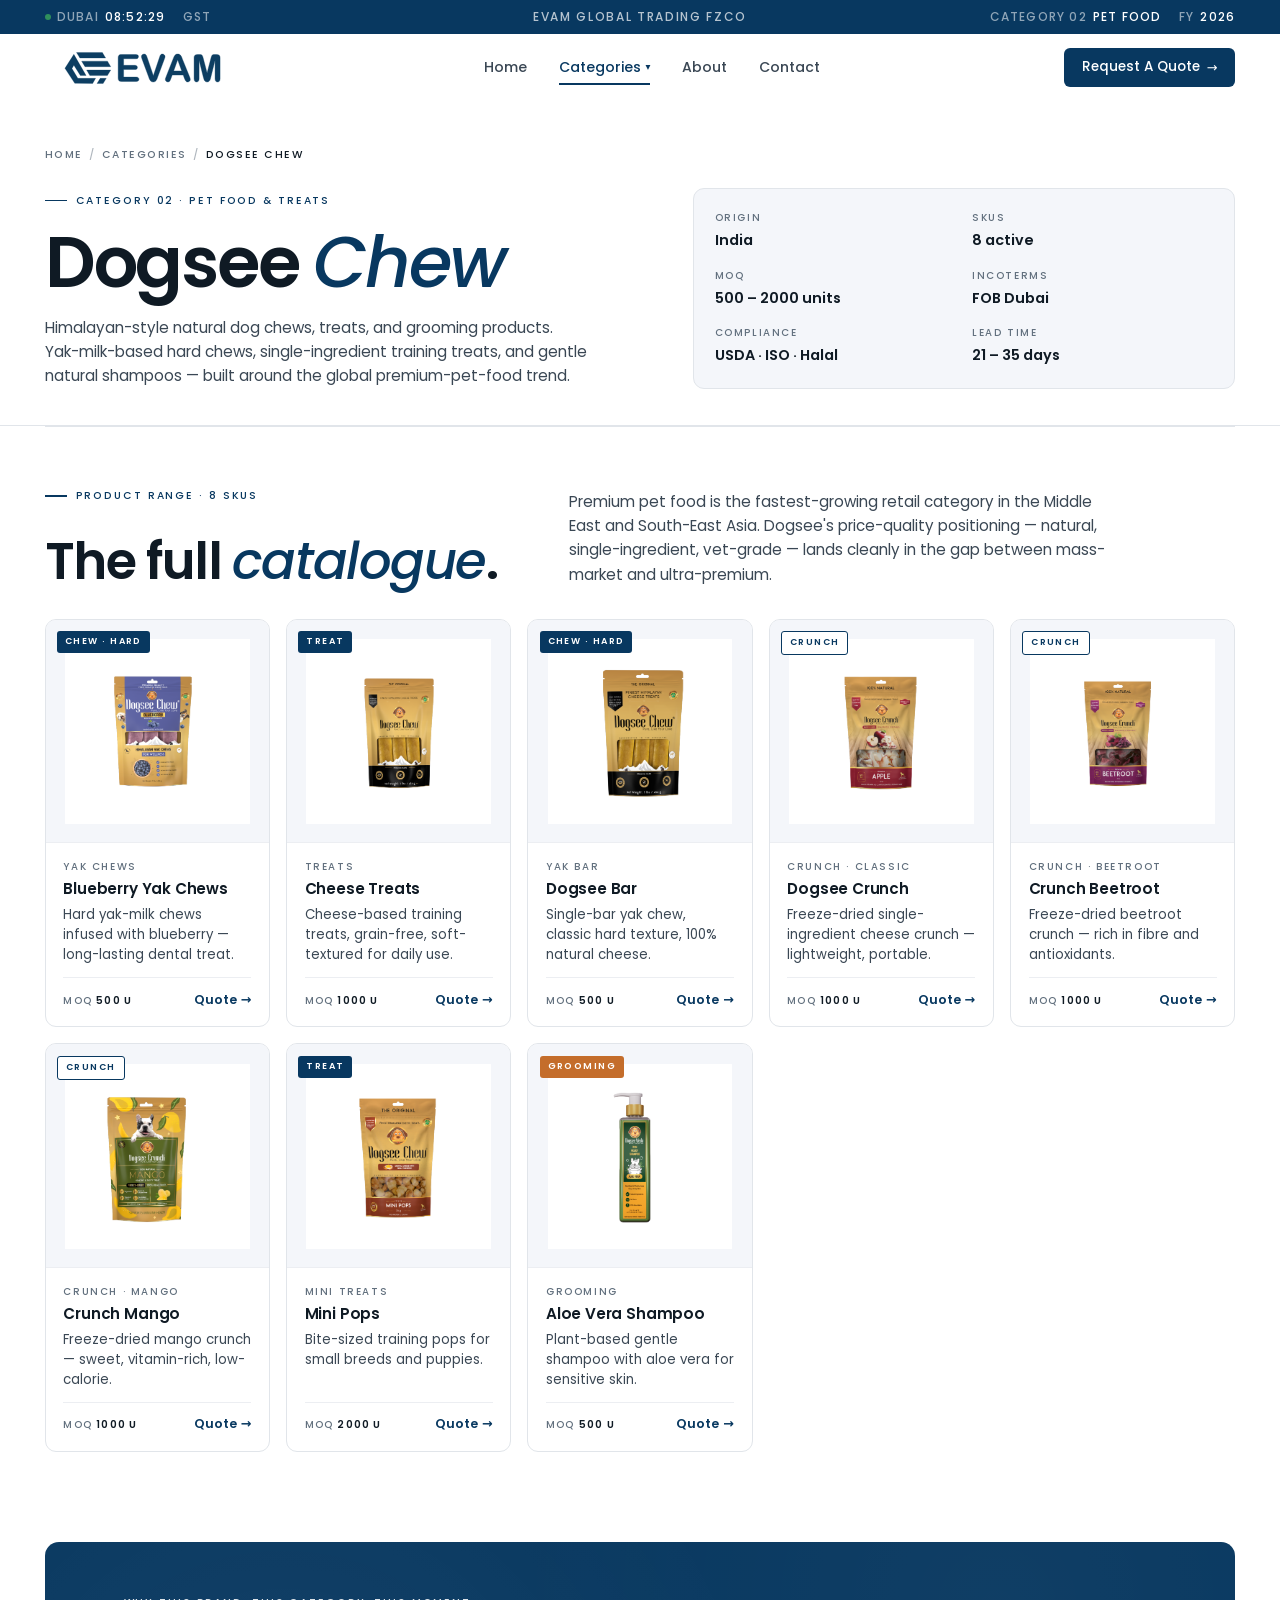
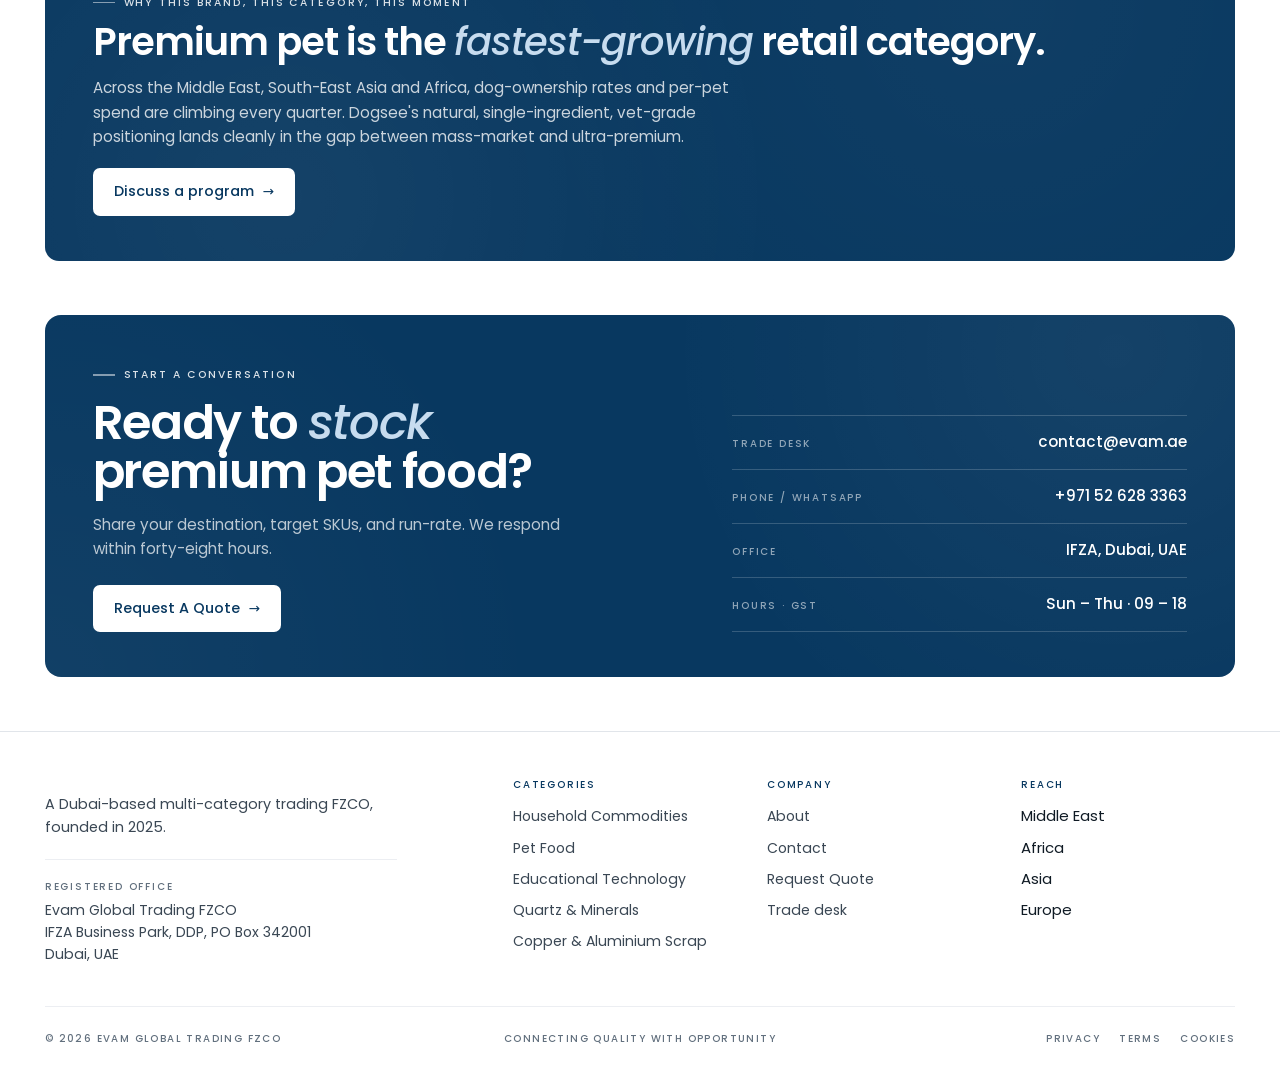
<file: dogsee.html>
<!DOCTYPE html>
<html lang="en">
<head>
<meta charset="UTF-8" />
<meta name="viewport" content="width=device-width, initial-scale=1.0" />
<title>Dogsee Chew — Pet Food &amp; Treats · Evam Global Trading</title>
<meta name="description" content="Dogsee Chew — Himalayan-style natural dog chews, treats, and grooming. Yak-milk-based, grain-free, single-ingredient. Traded internationally by Evam Global Trading FZCO from Dubai." />
<link rel="preconnect" href="https://fonts.googleapis.com" />
<link rel="preconnect" href="https://fonts.gstatic.com" crossorigin />
<link href="https://fonts.googleapis.com/css2?family=Poppins:ital,wght@0,300;0,400;0,500;0,600;0,700;1,400;1,500&display=swap" rel="stylesheet" />
<link rel="stylesheet" href="styles.css" />
</head>
<body>

<div class="ticker" aria-hidden="true">
  <div class="ticker__left">
    <div class="ticker__item"><span class="live-dot"></span><span class="k">Dubai</span><span class="v" id="dubaiTime">—</span></div>
    <div class="ticker__item"><span class="k">GST</span></div>
  </div> <div class="ticker__center">Evam Global Trading FZCO</div>
  <div class="ticker__right">
    <div class="ticker__item"><span class="k">Category 02</span><span class="v">Pet Food</span></div>
    <div class="ticker__item"><span class="k">FY</span><span class="v">2026</span></div>
  </div>
</div>

<nav class="nav" id="nav">
  <div class="nav__inner">
    <a href="index.html" class="logo"><img src="images/evam_logo.svg" alt="Evam Global Trading" class="h-8 sm:h-10 object-contain" /></a>
    <ul class="nav__links">
      <li><a href="index.html">Home</a></li>
      <li class="has-dropdown">
        <a href="index.html#brands" class="is-active">Categories <span class="caret">▾</span></a>
        <div class="dropdown">
          <div class="dropdown__foot">05 categories</div>
          <a href="himalayan-natives.html">Household Commodities <small>Himalayan Natives</small></a>
          <a href="dogsee.html">Pet Food <small>Dogsee Chew</small></a>
          <a href="vidyardi.html">Educational Technology <small>Vidyardi</small></a>
          <a href="benita-quartz.html">Quartz &amp; Minerals <small>Benita Quartz</small></a>
          <div class="dropdown__divider"></div>
          <a href="evam-metals.html">Copper &amp; Aluminium Scrap <small>New · all varieties</small></a>
        </div>
      </li>
      <li><a href="about.html">About</a></li>
      <li><a href="contact.html">Contact</a></li>
    </ul>
    <a href="contact.html#quote" class="nav__cta">Request A Quote <span class="arrow">→</span></a>
    <button class="nav__menu-btn" aria-label="Menu"><span></span></button>
  </div>
</nav>

<div class="mobile-menu" id="mobileMenu">
  <button class="mobile-menu__close" aria-label="Close">×</button>
  <h5>Navigation</h5>
  <a href="index.html">Home</a><a href="about.html">About</a><a href="contact.html">Contact</a>
  <h5>Categories</h5>
  <a href="himalayan-natives.html">Household Commodities</a>
  <a href="dogsee.html">Pet Food</a>
  <a href="vidyardi.html">Educational Technology</a>
  <a href="benita-quartz.html">Quartz &amp; Minerals</a>
  <a href="evam-metals.html">Copper &amp; Aluminium Scrap</a>
  <a href="contact.html#quote" class="nav__cta">Request A Quote <span class="arrow">→</span></a>
</div>

<main>
  <section class="page-hero">
    <div class="container">
      <nav class="breadcrumb">
        <a href="index.html">Home</a><span class="sep">/</span>
        <a href="index.html#brands">Categories</a><span class="sep">/</span>
        <span class="current">Dogsee Chew</span>
      </nav>
      <div class="page-hero__grid">
        <div>
          <div class="eyebrow" style="margin-bottom:1.2rem;">Category 02 · Pet food &amp; treats</div>
          <h1 class="page-hero__title">Dogsee <em>Chew</em></h1>
          <p class="page-hero__lede">
            Himalayan-style natural dog chews, treats, and grooming products.
            Yak-milk-based hard chews, single-ingredient training treats,
            and gentle natural shampoos &mdash; built around the global premium-pet-food trend.
          </p>
        </div>
        <div class="page-hero__meta">
          <div class="page-hero__meta-item"><span class="k">Origin</span><span class="v">India</span></div>
          <div class="page-hero__meta-item"><span class="k">SKUs</span><span class="v">8 active</span></div>
          <div class="page-hero__meta-item"><span class="k">MOQ</span><span class="v">500 – 2000 units</span></div>
          <div class="page-hero__meta-item"><span class="k">Incoterms</span><span class="v">FOB Dubai</span></div>
          <div class="page-hero__meta-item"><span class="k">Compliance</span><span class="v">USDA · ISO · Halal</span></div>
          <div class="page-hero__meta-item"><span class="k">Lead time</span><span class="v">21 – 35 days</span></div>
        </div>
      </div>
    </div>
  </section>

  <div class="container">

    <section class="block reveal">
      <div class="block__head">
        <div>
          <div class="eyebrow">Product range · 8 SKUs</div>
          <h2 class="display-h2">The full <em class="brand-em">catalogue</em>.</h2>
        </div>
        <p class="block__head-text">
          Premium pet food is the fastest-growing retail category in the Middle East
          and South-East Asia. Dogsee's price-quality positioning &mdash; natural,
          single-ingredient, vet-grade &mdash; lands cleanly in the gap between mass-market and ultra-premium.
        </p>
      </div>

      <div class="product-grid reveal-stagger">

        <div class="product">
          <div class="product__media">
            <span class="product__badge">Chew · Hard</span>
            <img src="images/dogsee_chew/dogsee_blueberry_yak_chews.png" alt="Yak chews" />
          </div>
          <div class="product__body">
            <div class="product__cat">Yak chews</div>
            <h3 class="product__name">Blueberry Yak Chews</h3>
            <p class="product__desc">Hard yak-milk chews infused with blueberry &mdash; long-lasting dental treat.</p>
            <div class="product__foot">
              <span class="product__moq">MOQ <strong>500 u</strong></span>
              <a href="contact.html#quote" class="product__link">Quote <span class="arrow">→</span></a>
            </div>
          </div>
        </div>

        <div class="product">
          <div class="product__media">
            <span class="product__badge">Treat</span>
            <img src="images/dogsee_chew/dogsee_cheese_treats.png" alt="Cheese treats" />
          </div>
          <div class="product__body">
            <div class="product__cat">Treats</div>
            <h3 class="product__name">Cheese Treats</h3>
            <p class="product__desc">Cheese-based training treats, grain-free, soft-textured for daily use.</p>
            <div class="product__foot">
              <span class="product__moq">MOQ <strong>1000 u</strong></span>
              <a href="contact.html#quote" class="product__link">Quote <span class="arrow">→</span></a>
            </div>
          </div>
        </div>

        <div class="product">
          <div class="product__media">
            <span class="product__badge">Chew · Hard</span>
            <img src="images/dogsee_chew/dogsee_bar.png" alt="Yak bar" />
          </div>
          <div class="product__body">
            <div class="product__cat">Yak bar</div>
            <h3 class="product__name">Dogsee Bar</h3>
            <p class="product__desc">Single-bar yak chew, classic hard texture, 100% natural cheese.</p>
            <div class="product__foot">
              <span class="product__moq">MOQ <strong>500 u</strong></span>
              <a href="contact.html#quote" class="product__link">Quote <span class="arrow">→</span></a>
            </div>
          </div>
        </div>

        <div class="product">
          <div class="product__media">
            <span class="product__badge product__badge--soft">Crunch</span>
            <img src="images/dogsee_chew/dogsee_crunch.png" alt="Crunch" />
          </div>
          <div class="product__body">
            <div class="product__cat">Crunch · Classic</div>
            <h3 class="product__name">Dogsee Crunch</h3>
            <p class="product__desc">Freeze-dried single-ingredient cheese crunch &mdash; lightweight, portable.</p>
            <div class="product__foot">
              <span class="product__moq">MOQ <strong>1000 u</strong></span>
              <a href="contact.html#quote" class="product__link">Quote <span class="arrow">→</span></a>
            </div>
          </div>
        </div>

        <div class="product">
          <div class="product__media">
            <span class="product__badge product__badge--soft">Crunch</span>
            <img src="images/dogsee_chew/dogsee_crunch_beetroot.png" alt="Crunch beetroot" />
          </div>
          <div class="product__body">
            <div class="product__cat">Crunch · Beetroot</div>
            <h3 class="product__name">Crunch Beetroot</h3>
            <p class="product__desc">Freeze-dried beetroot crunch &mdash; rich in fibre and antioxidants.</p>
            <div class="product__foot">
              <span class="product__moq">MOQ <strong>1000 u</strong></span>
              <a href="contact.html#quote" class="product__link">Quote <span class="arrow">→</span></a>
            </div>
          </div>
        </div>

        <div class="product">
          <div class="product__media">
            <span class="product__badge product__badge--soft">Crunch</span>
            <img src="images/dogsee_chew/dogsee_crunch_mango.png" alt="Crunch mango" />
          </div>
          <div class="product__body">
            <div class="product__cat">Crunch · Mango</div>
            <h3 class="product__name">Crunch Mango</h3>
            <p class="product__desc">Freeze-dried mango crunch &mdash; sweet, vitamin-rich, low-calorie.</p>
            <div class="product__foot">
              <span class="product__moq">MOQ <strong>1000 u</strong></span>
              <a href="contact.html#quote" class="product__link">Quote <span class="arrow">→</span></a>
            </div>
          </div>
        </div>

        <div class="product">
          <div class="product__media">
            <span class="product__badge">Treat</span>
            <img src="images/dogsee_chew/dogsee_mini_pops.png" alt="Mini pops" />
          </div>
          <div class="product__body">
            <div class="product__cat">Mini treats</div>
            <h3 class="product__name">Mini Pops</h3>
            <p class="product__desc">Bite-sized training pops for small breeds and puppies.</p>
            <div class="product__foot">
              <span class="product__moq">MOQ <strong>2000 u</strong></span>
              <a href="contact.html#quote" class="product__link">Quote <span class="arrow">→</span></a>
            </div>
          </div>
        </div>

        <div class="product">
          <div class="product__media">
            <span class="product__badge product__badge--alt">Grooming</span>
            <img src="images/dogsee_chew/dogsee_shampoo_aloe_vera.png" alt="Aloe vera shampoo" />
          </div>
          <div class="product__body">
            <div class="product__cat">Grooming</div>
            <h3 class="product__name">Aloe Vera Shampoo</h3>
            <p class="product__desc">Plant-based gentle shampoo with aloe vera for sensitive skin.</p>
            <div class="product__foot">
              <span class="product__moq">MOQ <strong>500 u</strong></span>
              <a href="contact.html#quote" class="product__link">Quote <span class="arrow">→</span></a>
            </div>
          </div>
        </div>

      </div>
    </section>

    <div class="dark-strip reveal">
      <div class="eyebrow on-dark">Why this brand, this category, this moment</div>
      <h3 class="dark-strip__title">Premium pet is the <em>fastest-growing</em> retail category.</h3>
      <p class="dark-strip__sub">
        Across the Middle East, South-East Asia and Africa, dog-ownership rates and
        per-pet spend are climbing every quarter. Dogsee's natural, single-ingredient,
        vet-grade positioning lands cleanly in the gap between mass-market and ultra-premium.
      </p>
      <a href="contact.html#quote" class="btn btn--white">Discuss a program <span class="arrow">→</span></a>
    </div>

    <section class="cta-block reveal">
      <div>
        <div class="eyebrow on-dark">Start a conversation</div>
        <h2 class="cta-block__title">Ready to <em>stock</em><br/>premium pet food?</h2>
        <p class="cta-block__sub">Share your destination, target SKUs, and run-rate. We respond within forty-eight hours.</p>
        <a href="contact.html#quote" class="btn btn--white">Request A Quote <span class="arrow">→</span></a>
      </div>
      <div class="cta-block__contacts">
        <a href="mailto:contact@evam.ae" class="cta-block__contact"><span class="k">Trade desk</span><span class="v">contact@evam.ae</span></a>
        <a href="tel:+971526283363" class="cta-block__contact"><span class="k">Phone / WhatsApp</span><span class="v">+971 52 628 3363</span></a>
        <a href="contact.html" class="cta-block__contact"><span class="k">Office</span><span class="v">IFZA, Dubai, UAE</span></a>
        <a href="#" class="cta-block__contact"><span class="k">Hours · GST</span><span class="v">Sun – Thu &middot; 09 – 18</span></a>
      </div>
    </section>

  </div>

  <!-- <div class="foot__bigmark" aria-hidden="true" style="font-family:'Arial Rounded MT Bold','Arial Rounded MT',sans-serif;">EV<span>A</span>M.</div> -->

  <footer class="foot">
    <div class="container">
      <div class="foot__top">
        <div class="foot__brand">
          <!-- <a href="index.html" class="logo"><img src="images/evam_logo.svg" alt="Evam Global Trading" class="h-8 sm:h-10 object-contain" /></a> -->
          <p>A Dubai-based multi-category trading FZCO, founded in 2025.</p>
          <div class="foot__addr">
            <div class="foot__addr-label">Registered office</div>
            <div class="foot__addr-text">Evam Global Trading FZCO<br/>IFZA Business Park, DDP, PO Box 342001<br/>Dubai, UAE</div>
          </div>
        </div>
        <div class="foot__col"><h5>Categories</h5><ul>
          <li><a href="himalayan-natives.html">Household Commodities</a></li>
          <li><a href="dogsee.html">Pet Food</a></li>
          <li><a href="vidyardi.html">Educational Technology</a></li>
          <li><a href="benita-quartz.html">Quartz &amp; Minerals</a></li>
          <li><a href="evam-metals.html">Copper &amp; Aluminium Scrap</a></li>
        </ul></div>
        <div class="foot__col"><h5>Company</h5><ul>
          <li><a href="about.html">About</a></li>
          <li><a href="contact.html">Contact</a></li>
          <li><a href="contact.html#quote">Request Quote</a></li>
          <li><a href="mailto:contact@evam.ae">Trade desk</a></li>
        </ul></div>
        <div class="foot__col"><h5>Reach</h5><ul><li>Middle East</li><li>Africa</li><li>Asia</li><li>Europe</li></ul></div>
      </div>
      <div class="foot__bottom">
        <div>© 2026 Evam Global Trading FZCO</div>
        <div>Connecting quality with opportunity</div>
        <div class="foot__legal"><a href="privacy.html">Privacy</a><a href="terms.html">Terms</a><a href="cookies.html">Cookies</a></div>
      </div>
    </div>
  </footer>
</main>

<script src="scripts.js"></script>
</body>
</html>
</file>
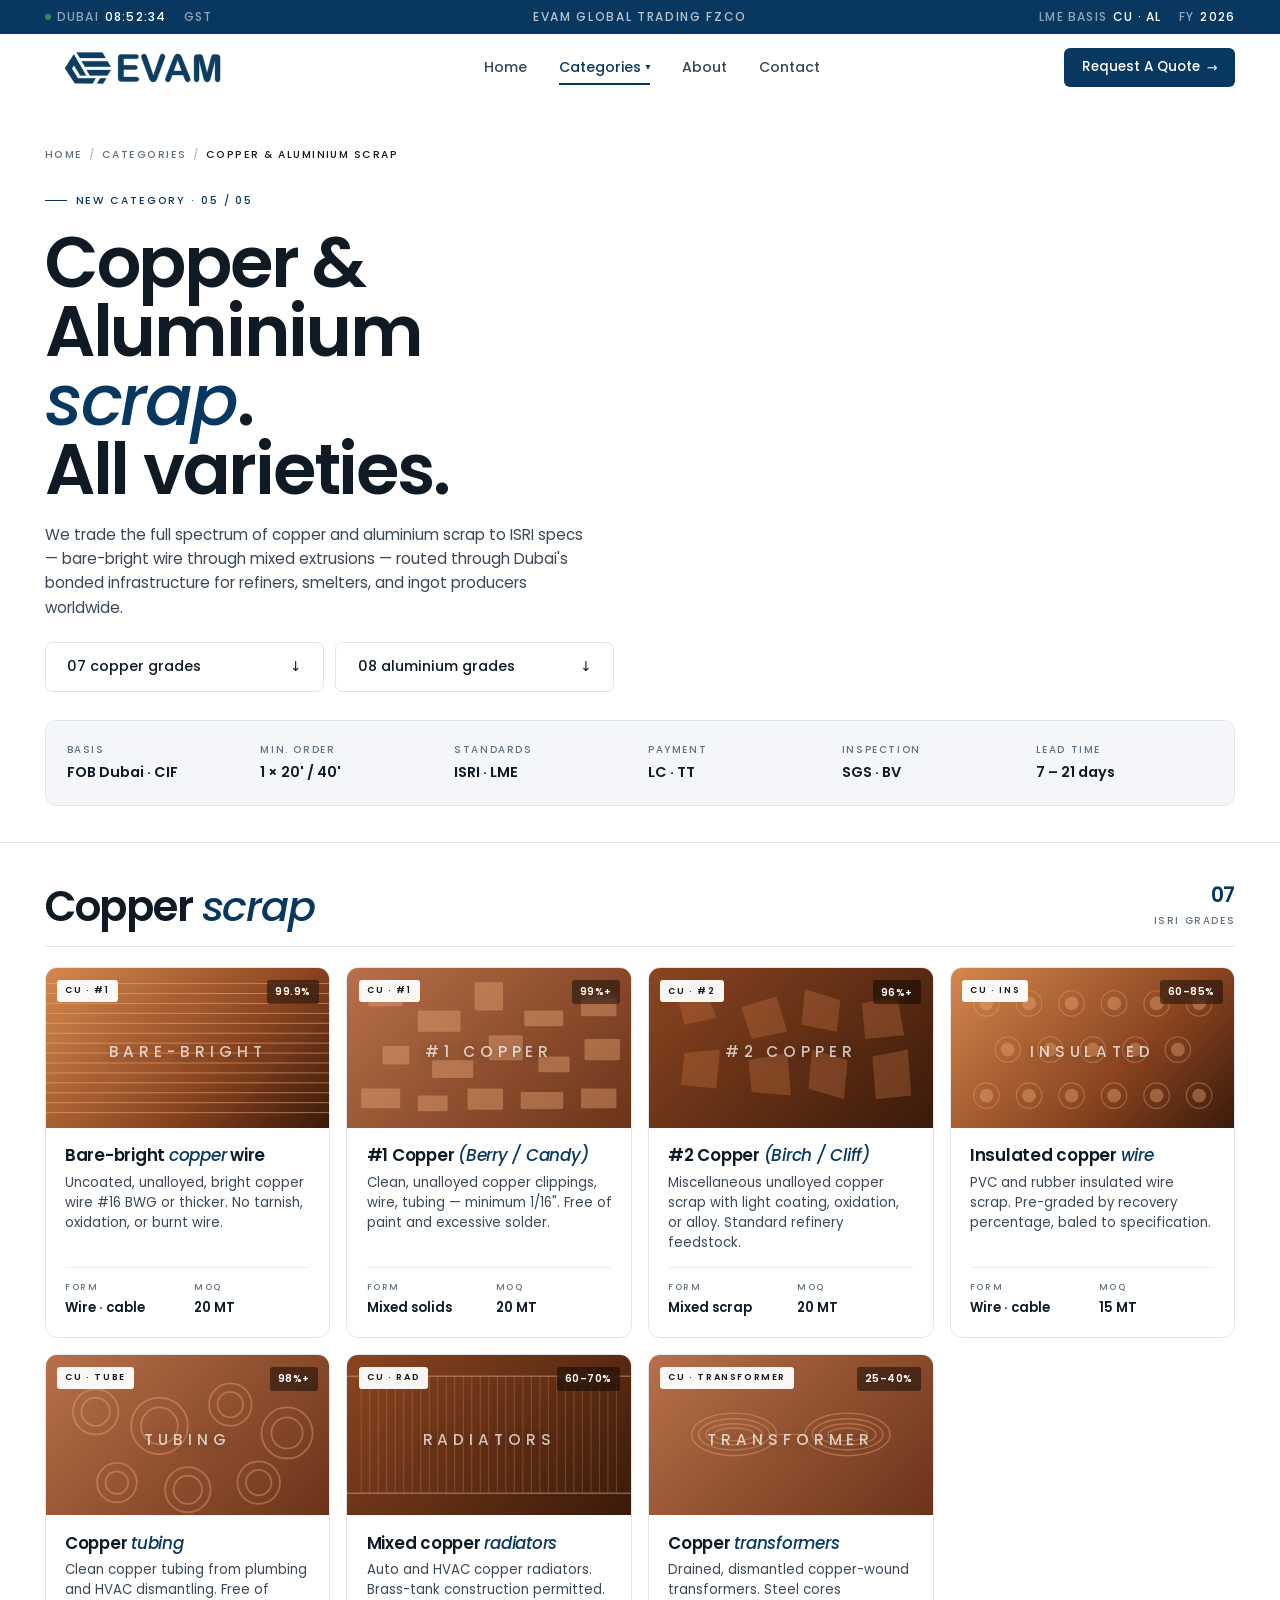
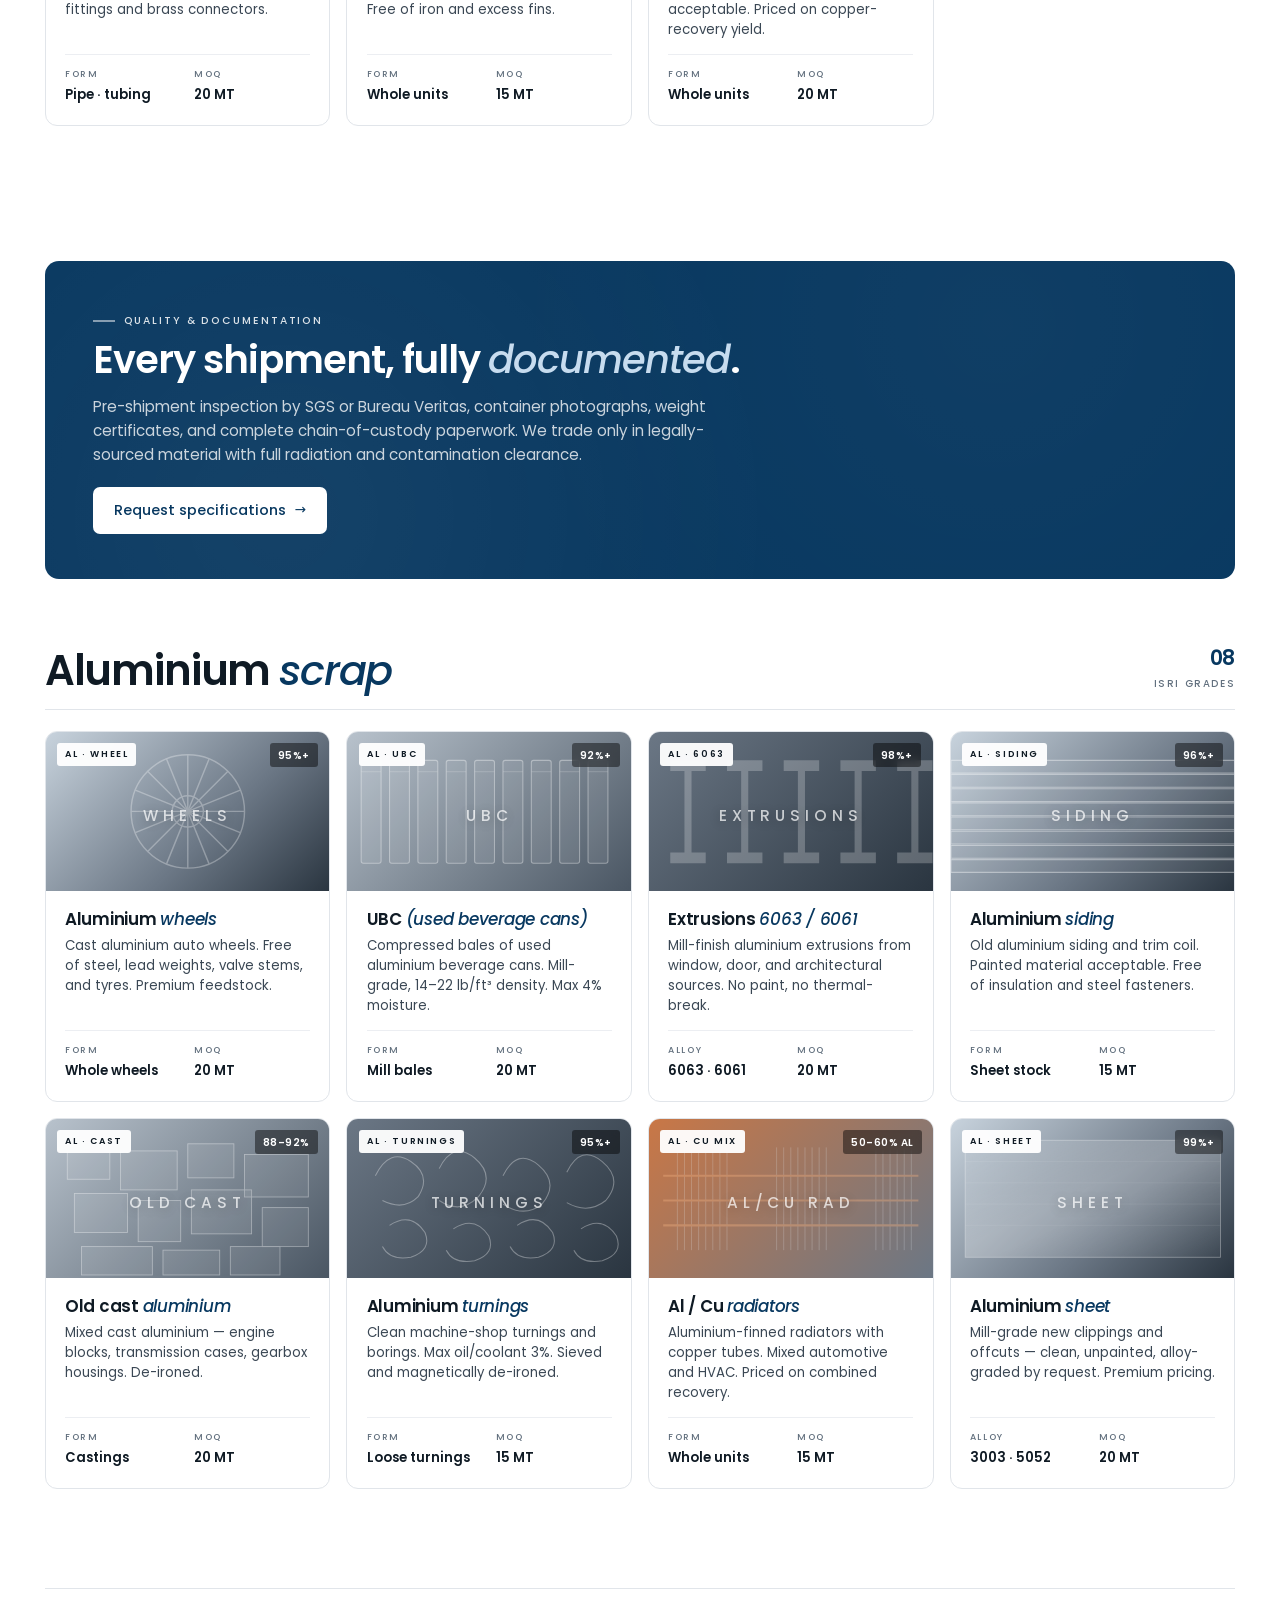
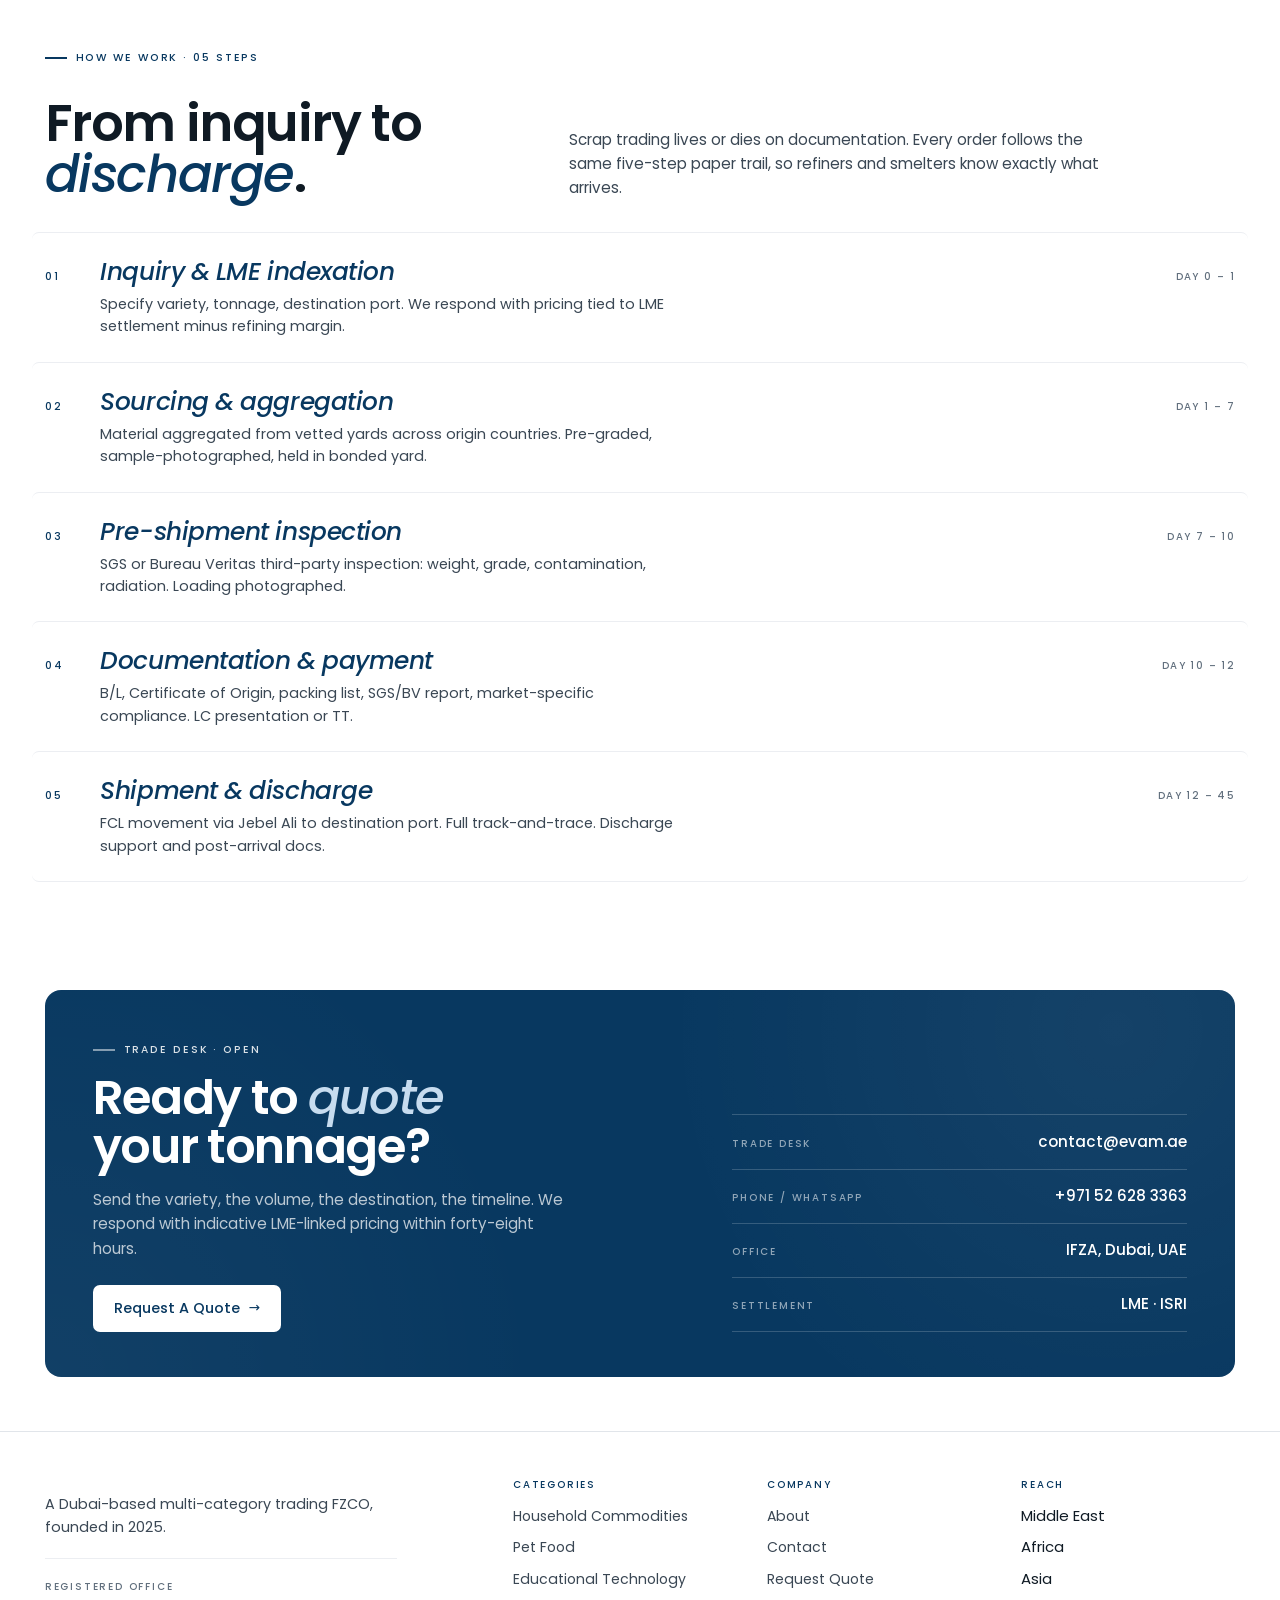
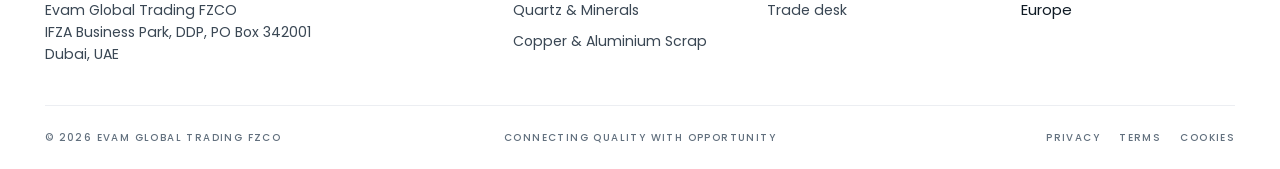
<file: evam-metals.html>
<!DOCTYPE html>
<html lang="en">
<head>
<meta charset="UTF-8" />
<meta name="viewport" content="width=device-width, initial-scale=1.0" />
<title>Copper &amp; Aluminium Scrap — All Varieties · Evam Global Trading</title>
<meta name="description" content="Copper and aluminium scrap trading — all major ISRI grades. Bare-bright, berry, birch, wheels, UBC, extrusions and more. Container-load capable from Dubai." />
<link rel="preconnect" href="https://fonts.googleapis.com" />
<link rel="preconnect" href="https://fonts.gstatic.com" crossorigin />
<link href="https://fonts.googleapis.com/css2?family=Poppins:ital,wght@0,300;0,400;0,500;0,600;0,700;1,400;1,500&display=swap" rel="stylesheet" />
<link rel="stylesheet" href="styles.css" />
<style>
  .gr-cu      { background: linear-gradient(135deg, #D4884E 0%, #8B4520 60%, #3A1A0A 100%); }
  .gr-cu-2    { background: linear-gradient(135deg, #B8704A 0%, #6B3318 100%); }
  .gr-cu-dark { background: linear-gradient(135deg, #8B4520 0%, #3A1A0A 100%); }
  .gr-al      { background: linear-gradient(135deg, #C8D3DD 0%, #6B7785 60%, #2A3540 100%); }
  .gr-al-2    { background: linear-gradient(135deg, #B8C2CC 0%, #4A5663 100%); }
  .gr-al-dark { background: linear-gradient(135deg, #6B7785 0%, #2A3540 100%); }
  .gr-mix     { background: linear-gradient(135deg, #C97746 0%, #6B7785 100%); }
  .variety__art .pat { opacity: 0.55; }
</style>
</head>
<body>

<div class="ticker" aria-hidden="true">
  <div class="ticker__left">
    <div class="ticker__item"><span class="live-dot"></span><span class="k">Dubai</span><span class="v" id="dubaiTime">—</span></div>
    <div class="ticker__item"><span class="k">GST</span></div>
  </div> <div class="ticker__center">Evam Global Trading FZCO</div>
  <div class="ticker__right">
    <div class="ticker__item"><span class="k">LME basis</span><span class="v">CU · AL</span></div>
    <div class="ticker__item"><span class="k">FY</span><span class="v">2026</span></div>
  </div>
</div>

<nav class="nav" id="nav">
  <div class="nav__inner">   
    <a href="index.html" class="logo"><img src="images/evam_logo.svg" alt="Evam Global Trading" class="h-8 sm:h-10 object-contain" /></a>
    <ul class="nav__links">
      <li><a href="index.html">Home</a></li>
      <li class="has-dropdown">
        <a href="index.html#brands" class="is-active">Categories <span class="caret">▾</span></a>
        <div class="dropdown">
          <div class="dropdown__foot">05 categories</div>
          <a href="himalayan-natives.html">Household Commodities <small>Himalayan Natives</small></a>
          <a href="dogsee.html">Pet Food <small>Dogsee Chew</small></a>
          <a href="vidyardi.html">Educational Technology <small>Vidyardi</small></a>
          <a href="benita-quartz.html">Quartz &amp; Minerals <small>Benita Quartz</small></a>
          <div class="dropdown__divider"></div>
          <a href="evam-metals.html">Copper &amp; Aluminium Scrap <small>New · all varieties</small></a>
        </div>
      </li>
      <li><a href="about.html">About</a></li>
      <li><a href="contact.html">Contact</a></li>
    </ul>
    <a href="contact.html#quote" class="nav__cta">Request A Quote <span class="arrow">→</span></a>
    <button class="nav__menu-btn" aria-label="Menu"><span></span></button>
  </div>
</nav>

<div class="mobile-menu" id="mobileMenu">
  <button class="mobile-menu__close" aria-label="Close">×</button>
  <h5>Navigation</h5>
  <a href="index.html">Home</a><a href="about.html">About</a><a href="contact.html">Contact</a>
  <h5>Categories</h5>
  <a href="himalayan-natives.html">Household Commodities</a>
  <a href="dogsee.html">Pet Food</a>
  <a href="vidyardi.html">Educational Technology</a>
  <a href="benita-quartz.html">Quartz &amp; Minerals</a>
  <a href="evam-metals.html">Copper &amp; Aluminium Scrap</a>
  <a href="contact.html#quote" class="nav__cta">Request A Quote <span class="arrow">→</span></a>
</div>

<main id="top">

  <section class="page-hero page-hero--with-visual">
    <div class="container">
      <nav class="breadcrumb">
        <a href="index.html">Home</a><span class="sep">/</span>
        <a href="index.html#brands">Categories</a><span class="sep">/</span>
        <span class="current">Copper &amp; Aluminium Scrap</span>
      </nav>

      <div class="page-hero__grid">
        <div>
          <div class="eyebrow" style="margin-bottom:1.2rem;">New category · 05 / 05</div>
          <h1 class="page-hero__title">
            Copper &amp; Aluminium <em>scrap</em>.<br/>
            All varieties.
          </h1>
          <p class="page-hero__lede">
            We trade the full spectrum of copper and aluminium scrap to ISRI specs &mdash;
            bare-bright wire through mixed extrusions &mdash; routed through Dubai's bonded
            infrastructure for refiners, smelters, and ingot producers worldwide.
          </p>

          <div style="display:grid;grid-template-columns:1fr 1fr;gap:0.7rem;margin-top:1.4rem;max-width:36rem;">
            <a href="#copper" class="btn btn--ghost" style="justify-content:space-between;">
              <span>07 copper grades</span><span class="arrow">↓</span>
            </a>
            <a href="#aluminium" class="btn btn--ghost" style="justify-content:space-between;">
              <span>08 aluminium grades</span><span class="arrow">↓</span>
            </a>
          </div>
        </div>

        <!-- <div class="page-hero__visual">
          <img src="images/copper_aluminium_southafrica.png" alt="Copper and Aluminium for South Africa" />
        </div> -->
      </div>

      <div class="page-hero__meta" style="grid-template-columns:repeat(6,1fr);margin-top:1.8rem;">
        <div class="page-hero__meta-item"><span class="k">Basis</span><span class="v">FOB Dubai · CIF</span></div>
        <div class="page-hero__meta-item"><span class="k">Min. order</span><span class="v">1 × 20' / 40'</span></div>
        <div class="page-hero__meta-item"><span class="k">Standards</span><span class="v">ISRI · LME</span></div>
        <div class="page-hero__meta-item"><span class="k">Payment</span><span class="v">LC · TT</span></div>
        <div class="page-hero__meta-item"><span class="k">Inspection</span><span class="v">SGS · BV</span></div>
        <div class="page-hero__meta-item"><span class="k">Lead time</span><span class="v">7 – 21 days</span></div>
      </div>
    </div>
  </section>

  <div class="container">

    <!-- ═══ COPPER ═══ -->
    <section class="block reveal" id="copper" style="border-top:0;padding-top:clamp(2rem,4vh,3rem);">
      <div class="metals-section">
        <div class="metals-section__head">
          <h2 class="metals-section__title">Copper <em>scrap</em></h2>
          <div class="metals-section__sub"><strong>07</strong> ISRI grades</div>
        </div>

        <div class="variety-grid reveal-stagger">

          <div class="variety">
            <div class="variety__art gr-cu">
              <span class="variety__chip">CU · #1</span>
              <span class="variety__purity">99.9%</span>
              <svg viewBox="0 0 400 225" class="pat" aria-hidden="true">
                <g stroke="#F0B080" stroke-width="1.4">
                  <line x1="0" y1="22" x2="400" y2="22"/><line x1="0" y1="36" x2="400" y2="36"/>
                  <line x1="0" y1="50" x2="400" y2="50"/><line x1="0" y1="64" x2="400" y2="64"/>
                  <line x1="0" y1="78" x2="400" y2="78"/><line x1="0" y1="92" x2="400" y2="92"/>
                  <line x1="0" y1="106" x2="400" y2="106"/><line x1="0" y1="120" x2="400" y2="120"/>
                  <line x1="0" y1="134" x2="400" y2="134"/><line x1="0" y1="148" x2="400" y2="148"/>
                  <line x1="0" y1="162" x2="400" y2="162"/><line x1="0" y1="176" x2="400" y2="176"/>
                  <line x1="0" y1="190" x2="400" y2="190"/><line x1="0" y1="204" x2="400" y2="204"/>
                </g>
              </svg>
              <div class="isri"><small>BARE-BRIGHT</small></div>
            </div>
            <div class="variety__body">
              <h3 class="variety__name">Bare-bright <em>copper</em> wire</h3>
              <p class="variety__desc">Uncoated, unalloyed, bright copper wire #16 BWG or thicker. No tarnish, oxidation, or burnt wire.</p>
              <div class="variety__specs">
                <div class="variety__spec"><span class="k">Form</span><span class="v">Wire · cable</span></div>
                <div class="variety__spec"><span class="k">MOQ</span><span class="v">20 MT</span></div>
              </div>
            </div>
          </div>

          <div class="variety">
            <div class="variety__art gr-cu-2">
              <span class="variety__chip">CU · #1</span>
              <span class="variety__purity">99%+</span>
              <svg viewBox="0 0 400 225" class="pat" aria-hidden="true">
                <g fill="#F0B080" opacity="0.7">
                  <rect x="30" y="30" width="48" height="24" rx="2"/>
                  <rect x="100" y="60" width="60" height="30" rx="2"/>
                  <rect x="180" y="20" width="40" height="40" rx="2"/>
                  <rect x="250" y="60" width="55" height="22" rx="2"/>
                  <rect x="330" y="40" width="50" height="28" rx="2"/>
                  <rect x="50" y="110" width="38" height="26" rx="2"/>
                  <rect x="120" y="130" width="58" height="25" rx="2"/>
                  <rect x="200" y="95" width="48" height="35" rx="2"/>
                  <rect x="270" y="125" width="44" height="22" rx="2"/>
                  <rect x="335" y="100" width="50" height="30" rx="2"/>
                  <rect x="20" y="170" width="55" height="28" rx="2"/>
                  <rect x="100" y="180" width="42" height="22" rx="2"/>
                  <rect x="170" y="170" width="50" height="30" rx="2"/>
                  <rect x="245" y="175" width="60" height="24" rx="2"/>
                  <rect x="330" y="170" width="50" height="28" rx="2"/>
                </g>
              </svg>
              <div class="isri"><small>#1 COPPER</small></div>
            </div>
            <div class="variety__body">
              <h3 class="variety__name">#1 Copper <em>(Berry / Candy)</em></h3>
              <p class="variety__desc">Clean, unalloyed copper clippings, wire, tubing &mdash; minimum 1/16". Free of paint and excessive solder.</p>
              <div class="variety__specs">
                <div class="variety__spec"><span class="k">Form</span><span class="v">Mixed solids</span></div>
                <div class="variety__spec"><span class="k">MOQ</span><span class="v">20 MT</span></div>
              </div>
            </div>
          </div>

          <div class="variety">
            <div class="variety__art gr-cu-dark">
              <span class="variety__chip">CU · #2</span>
              <span class="variety__purity">96%+</span>
              <svg viewBox="0 0 400 225" class="pat" aria-hidden="true">
                <g fill="#C97746" opacity="0.6">
                  <polygon points="40,40 80,30 95,70 50,80"/>
                  <polygon points="130,55 180,40 195,90 145,100"/>
                  <polygon points="220,30 270,45 265,90 215,80"/>
                  <polygon points="300,50 350,40 360,95 305,100"/>
                  <polygon points="50,120 100,115 95,170 45,165"/>
                  <polygon points="140,130 195,120 200,180 145,175"/>
                  <polygon points="230,115 280,130 275,185 225,170"/>
                  <polygon points="315,125 365,115 370,180 320,185"/>
                </g>
              </svg>
              <div class="isri"><small>#2 COPPER</small></div>
            </div>
            <div class="variety__body">
              <h3 class="variety__name">#2 Copper <em>(Birch / Cliff)</em></h3>
              <p class="variety__desc">Miscellaneous unalloyed copper scrap with light coating, oxidation, or alloy. Standard refinery feedstock.</p>
              <div class="variety__specs">
                <div class="variety__spec"><span class="k">Form</span><span class="v">Mixed scrap</span></div>
                <div class="variety__spec"><span class="k">MOQ</span><span class="v">20 MT</span></div>
              </div>
            </div>
          </div>

          <div class="variety">
            <div class="variety__art gr-cu">
              <span class="variety__chip">CU · INS</span>
              <span class="variety__purity">60–85%</span>
              <svg viewBox="0 0 400 225" class="pat" aria-hidden="true">
                <g stroke="#F0B080" stroke-width="1.5" fill="none" opacity="0.7">
                  <circle cx="50" cy="50" r="18"/><circle cx="50" cy="50" r="9" fill="#F0B080"/>
                  <circle cx="110" cy="50" r="18"/><circle cx="110" cy="50" r="9" fill="#F0B080"/>
                  <circle cx="170" cy="50" r="18"/><circle cx="170" cy="50" r="9" fill="#F0B080"/>
                  <circle cx="230" cy="50" r="18"/><circle cx="230" cy="50" r="9" fill="#F0B080"/>
                  <circle cx="290" cy="50" r="18"/><circle cx="290" cy="50" r="9" fill="#F0B080"/>
                  <circle cx="350" cy="50" r="18"/><circle cx="350" cy="50" r="9" fill="#F0B080"/>
                  <circle cx="80" cy="115" r="18"/><circle cx="80" cy="115" r="9" fill="#F0B080"/>
                  <circle cx="140" cy="115" r="18"/><circle cx="140" cy="115" r="9" fill="#F0B080"/>
                  <circle cx="200" cy="115" r="18"/><circle cx="200" cy="115" r="9" fill="#F0B080"/>
                  <circle cx="260" cy="115" r="18"/><circle cx="260" cy="115" r="9" fill="#F0B080"/>
                  <circle cx="320" cy="115" r="18"/><circle cx="320" cy="115" r="9" fill="#F0B080"/>
                  <circle cx="50" cy="180" r="18"/><circle cx="50" cy="180" r="9" fill="#F0B080"/>
                  <circle cx="110" cy="180" r="18"/><circle cx="110" cy="180" r="9" fill="#F0B080"/>
                  <circle cx="170" cy="180" r="18"/><circle cx="170" cy="180" r="9" fill="#F0B080"/>
                  <circle cx="230" cy="180" r="18"/><circle cx="230" cy="180" r="9" fill="#F0B080"/>
                  <circle cx="290" cy="180" r="18"/><circle cx="290" cy="180" r="9" fill="#F0B080"/>
                  <circle cx="350" cy="180" r="18"/><circle cx="350" cy="180" r="9" fill="#F0B080"/>
                </g>
              </svg>
              <div class="isri"><small>INSULATED</small></div>
            </div>
            <div class="variety__body">
              <h3 class="variety__name">Insulated copper <em>wire</em></h3>
              <p class="variety__desc">PVC and rubber insulated wire scrap. Pre-graded by recovery percentage, baled to specification.</p>
              <div class="variety__specs">
                <div class="variety__spec"><span class="k">Form</span><span class="v">Wire · cable</span></div>
                <div class="variety__spec"><span class="k">MOQ</span><span class="v">15 MT</span></div>
              </div>
            </div>
          </div>

          <div class="variety">
            <div class="variety__art gr-cu-2">
              <span class="variety__chip">CU · TUBE</span>
              <span class="variety__purity">98%+</span>
              <svg viewBox="0 0 400 225" class="pat" aria-hidden="true">
                <g stroke="#F0B080" stroke-width="2.5" fill="none" opacity="0.7">
                  <circle cx="70" cy="80" r="32"/><circle cx="70" cy="80" r="20"/>
                  <circle cx="160" cy="100" r="40"/><circle cx="160" cy="100" r="26"/>
                  <circle cx="260" cy="70" r="30"/><circle cx="260" cy="70" r="18"/>
                  <circle cx="340" cy="110" r="36"/><circle cx="340" cy="110" r="22"/>
                  <circle cx="100" cy="180" r="28"/><circle cx="100" cy="180" r="16"/>
                  <circle cx="200" cy="190" r="32"/><circle cx="200" cy="190" r="20"/>
                  <circle cx="300" cy="180" r="30"/><circle cx="300" cy="180" r="18"/>
                </g>
              </svg>
              <div class="isri"><small>TUBING</small></div>
            </div>
            <div class="variety__body">
              <h3 class="variety__name">Copper <em>tubing</em></h3>
              <p class="variety__desc">Clean copper tubing from plumbing and HVAC dismantling. Free of fittings and brass connectors.</p>
              <div class="variety__specs">
                <div class="variety__spec"><span class="k">Form</span><span class="v">Pipe · tubing</span></div>
                <div class="variety__spec"><span class="k">MOQ</span><span class="v">20 MT</span></div>
              </div>
            </div>
          </div>

          <div class="variety">
            <div class="variety__art gr-cu-dark">
              <span class="variety__chip">CU · RAD</span>
              <span class="variety__purity">60–70%</span>
              <svg viewBox="0 0 400 225" class="pat" aria-hidden="true">
                <g stroke="#F0B080" stroke-width="1" opacity="0.65">
                  <line x1="20" y1="30" x2="20" y2="195"/><line x1="32" y1="30" x2="32" y2="195"/>
                  <line x1="44" y1="30" x2="44" y2="195"/><line x1="56" y1="30" x2="56" y2="195"/>
                  <line x1="68" y1="30" x2="68" y2="195"/><line x1="80" y1="30" x2="80" y2="195"/>
                  <line x1="92" y1="30" x2="92" y2="195"/><line x1="104" y1="30" x2="104" y2="195"/>
                  <line x1="116" y1="30" x2="116" y2="195"/><line x1="128" y1="30" x2="128" y2="195"/>
                  <line x1="140" y1="30" x2="140" y2="195"/><line x1="152" y1="30" x2="152" y2="195"/>
                  <line x1="164" y1="30" x2="164" y2="195"/><line x1="176" y1="30" x2="176" y2="195"/>
                  <line x1="188" y1="30" x2="188" y2="195"/><line x1="200" y1="30" x2="200" y2="195"/>
                  <line x1="212" y1="30" x2="212" y2="195"/><line x1="224" y1="30" x2="224" y2="195"/>
                  <line x1="236" y1="30" x2="236" y2="195"/><line x1="248" y1="30" x2="248" y2="195"/>
                  <line x1="260" y1="30" x2="260" y2="195"/><line x1="272" y1="30" x2="272" y2="195"/>
                  <line x1="284" y1="30" x2="284" y2="195"/><line x1="296" y1="30" x2="296" y2="195"/>
                  <line x1="308" y1="30" x2="308" y2="195"/><line x1="320" y1="30" x2="320" y2="195"/>
                  <line x1="332" y1="30" x2="332" y2="195"/><line x1="344" y1="30" x2="344" y2="195"/>
                  <line x1="356" y1="30" x2="356" y2="195"/><line x1="368" y1="30" x2="368" y2="195"/>
                  <line x1="380" y1="30" x2="380" y2="195"/>
                </g>
                <line x1="0" y1="30" x2="400" y2="30" stroke="#F0B080" stroke-width="2" opacity="0.8"/>
                <line x1="0" y1="195" x2="400" y2="195" stroke="#F0B080" stroke-width="2" opacity="0.8"/>
              </svg>
              <div class="isri"><small>RADIATORS</small></div>
            </div>
            <div class="variety__body">
              <h3 class="variety__name">Mixed copper <em>radiators</em></h3>
              <p class="variety__desc">Auto and HVAC copper radiators. Brass-tank construction permitted. Free of iron and excess fins.</p>
              <div class="variety__specs">
                <div class="variety__spec"><span class="k">Form</span><span class="v">Whole units</span></div>
                <div class="variety__spec"><span class="k">MOQ</span><span class="v">15 MT</span></div>
              </div>
            </div>
          </div>

          <div class="variety">
            <div class="variety__art gr-cu-2">
              <span class="variety__chip">CU · TRANSFORMER</span>
              <span class="variety__purity">25–40%</span>
              <svg viewBox="0 0 400 225" class="pat" aria-hidden="true">
                <g stroke="#F0B080" stroke-width="2" fill="none" opacity="0.7">
                  <ellipse cx="120" cy="112" rx="60" ry="30"/>
                  <ellipse cx="120" cy="112" rx="50" ry="22"/>
                  <ellipse cx="120" cy="112" rx="40" ry="15"/>
                  <ellipse cx="120" cy="112" rx="28" ry="9"/>
                  <ellipse cx="280" cy="112" rx="60" ry="30"/>
                  <ellipse cx="280" cy="112" rx="50" ry="22"/>
                  <ellipse cx="280" cy="112" rx="40" ry="15"/>
                  <ellipse cx="280" cy="112" rx="28" ry="9"/>
                  <line x1="180" y1="112" x2="220" y2="112" stroke-width="1.5"/>
                </g>
              </svg>
              <div class="isri"><small>TRANSFORMER</small></div>
            </div>
            <div class="variety__body">
              <h3 class="variety__name">Copper <em>transformers</em></h3>
              <p class="variety__desc">Drained, dismantled copper-wound transformers. Steel cores acceptable. Priced on copper-recovery yield.</p>
              <div class="variety__specs">
                <div class="variety__spec"><span class="k">Form</span><span class="v">Whole units</span></div>
                <div class="variety__spec"><span class="k">MOQ</span><span class="v">20 MT</span></div>
              </div>
            </div>
          </div>

        </div>
      </div>
    </section>


    <div class="dark-strip reveal">
      <div class="eyebrow on-dark">Quality &amp; documentation</div>
      <h3 class="dark-strip__title">Every shipment, fully <em>documented</em>.</h3>
      <p class="dark-strip__sub">
        Pre-shipment inspection by SGS or Bureau Veritas, container photographs,
        weight certificates, and complete chain-of-custody paperwork. We trade
        only in legally-sourced material with full radiation and contamination clearance.
      </p>
      <a href="contact.html#quote" class="btn btn--white">Request specifications <span class="arrow">→</span></a>
    </div>


    <!-- ═══ ALUMINIUM ═══ -->
    <section class="block reveal" id="aluminium" style="border-top:0;padding-top:clamp(1rem,3vh,2rem);">
      <div class="metals-section">
        <div class="metals-section__head">
          <h2 class="metals-section__title">Aluminium <em>scrap</em></h2>
          <div class="metals-section__sub"><strong>08</strong> ISRI grades</div>
        </div>

        <div class="variety-grid reveal-stagger">

          <div class="variety">
            <div class="variety__art gr-al">
              <span class="variety__chip">AL · WHEEL</span>
              <span class="variety__purity">95%+</span>
              <svg viewBox="0 0 400 225" class="pat" aria-hidden="true">
                <g stroke="#fff" stroke-width="2" fill="none" opacity="0.55">
                  <circle cx="200" cy="112" r="80"/>
                  <circle cx="200" cy="112" r="22"/>
                  <line x1="200" y1="32"  x2="200" y2="192"/>
                  <line x1="120" y1="112" x2="280" y2="112"/>
                  <line x1="143" y1="55"  x2="257" y2="169"/>
                  <line x1="257" y1="55"  x2="143" y2="169"/>
                  <line x1="170" y1="38"  x2="230" y2="186"/>
                  <line x1="230" y1="38"  x2="170" y2="186"/>
                  <line x1="126" y1="82"  x2="274" y2="142"/>
                  <line x1="274" y1="82"  x2="126" y2="142"/>
                </g>
              </svg>
              <div class="isri"><small>WHEELS</small></div>
            </div>
            <div class="variety__body">
              <h3 class="variety__name">Aluminium <em>wheels</em></h3>
              <p class="variety__desc">Cast aluminium auto wheels. Free of steel, lead weights, valve stems, and tyres. Premium feedstock.</p>
              <div class="variety__specs">
                <div class="variety__spec"><span class="k">Form</span><span class="v">Whole wheels</span></div>
                <div class="variety__spec"><span class="k">MOQ</span><span class="v">20 MT</span></div>
              </div>
            </div>
          </div>

          <div class="variety">
            <div class="variety__art gr-al-2">
              <span class="variety__chip">AL · UBC</span>
              <span class="variety__purity">92%+</span>
              <svg viewBox="0 0 400 225" class="pat" aria-hidden="true">
                <g stroke="#fff" stroke-width="1.5" fill="rgba(255,255,255,0.18)" opacity="0.7">
                  <rect x="20"  y="40" width="28" height="145" rx="3"/>
                  <rect x="60"  y="40" width="28" height="145" rx="3"/>
                  <rect x="100" y="40" width="28" height="145" rx="3"/>
                  <rect x="140" y="40" width="28" height="145" rx="3"/>
                  <rect x="180" y="40" width="28" height="145" rx="3"/>
                  <rect x="220" y="40" width="28" height="145" rx="3"/>
                  <rect x="260" y="40" width="28" height="145" rx="3"/>
                  <rect x="300" y="40" width="28" height="145" rx="3"/>
                  <rect x="340" y="40" width="28" height="145" rx="3"/>
                </g>
                <g stroke="#fff" stroke-width="1" opacity="0.5">
                  <line x1="20" y1="56" x2="48" y2="56"/><line x1="60" y1="56" x2="88" y2="56"/>
                  <line x1="100" y1="56" x2="128" y2="56"/><line x1="140" y1="56" x2="168" y2="56"/>
                  <line x1="180" y1="56" x2="208" y2="56"/><line x1="220" y1="56" x2="248" y2="56"/>
                  <line x1="260" y1="56" x2="288" y2="56"/><line x1="300" y1="56" x2="328" y2="56"/>
                  <line x1="340" y1="56" x2="368" y2="56"/>
                </g>
              </svg>
              <div class="isri"><small>UBC</small></div>
            </div>
            <div class="variety__body">
              <h3 class="variety__name">UBC <em>(used beverage cans)</em></h3>
              <p class="variety__desc">Compressed bales of used aluminium beverage cans. Mill-grade, 14–22 lb/ft³ density. Max 4% moisture.</p>
              <div class="variety__specs">
                <div class="variety__spec"><span class="k">Form</span><span class="v">Mill bales</span></div>
                <div class="variety__spec"><span class="k">MOQ</span><span class="v">20 MT</span></div>
              </div>
            </div>
          </div>

          <div class="variety">
            <div class="variety__art gr-al-dark">
              <span class="variety__chip">AL · 6063</span>
              <span class="variety__purity">98%+</span>
              <svg viewBox="0 0 400 225" class="pat" aria-hidden="true">
                <g fill="rgba(255,255,255,0.5)" opacity="0.85">
                  <path d="M30,40 L80,40 L80,55 L60,55 L60,170 L80,170 L80,185 L30,185 L30,170 L50,170 L50,55 L30,55 Z"/>
                  <path d="M110,40 L160,40 L160,55 L140,55 L140,170 L160,170 L160,185 L110,185 L110,170 L130,170 L130,55 L110,55 Z"/>
                  <path d="M190,40 L240,40 L240,55 L220,55 L220,170 L240,170 L240,185 L190,185 L190,170 L210,170 L210,55 L190,55 Z"/>
                  <path d="M270,40 L320,40 L320,55 L300,55 L300,170 L320,170 L320,185 L270,185 L270,170 L290,170 L290,55 L270,55 Z"/>
                  <path d="M350,40 L400,40 L400,55 L380,55 L380,170 L400,170 L400,185 L350,185 L350,170 L370,170 L370,55 L350,55 Z"/>
                </g>
              </svg>
              <div class="isri"><small>EXTRUSIONS</small></div>
            </div>
            <div class="variety__body">
              <h3 class="variety__name">Extrusions <em>6063 / 6061</em></h3>
              <p class="variety__desc">Mill-finish aluminium extrusions from window, door, and architectural sources. No paint, no thermal-break.</p>
              <div class="variety__specs">
                <div class="variety__spec"><span class="k">Alloy</span><span class="v">6063 · 6061</span></div>
                <div class="variety__spec"><span class="k">MOQ</span><span class="v">20 MT</span></div>
              </div>
            </div>
          </div>

          <div class="variety">
            <div class="variety__art gr-al">
              <span class="variety__chip">AL · SIDING</span>
              <span class="variety__purity">96%+</span>
              <svg viewBox="0 0 400 225" class="pat" aria-hidden="true">
                <g stroke="#fff" stroke-width="1.5" fill="rgba(255,255,255,0.12)" opacity="0.75">
                  <path d="M0,40 L400,40 L400,58 L0,58 Z"/>
                  <path d="M0,60 L400,60 L400,78 L0,78 Z"/>
                  <path d="M0,80 L400,80 L400,98 L0,98 Z"/>
                  <path d="M0,100 L400,100 L400,118 L0,118 Z"/>
                  <path d="M0,120 L400,120 L400,138 L0,138 Z"/>
                  <path d="M0,140 L400,140 L400,158 L0,158 Z"/>
                  <path d="M0,160 L400,160 L400,178 L0,178 Z"/>
                  <path d="M0,180 L400,180 L400,198 L0,198 Z"/>
                </g>
              </svg>
              <div class="isri"><small>SIDING</small></div>
            </div>
            <div class="variety__body">
              <h3 class="variety__name">Aluminium <em>siding</em></h3>
              <p class="variety__desc">Old aluminium siding and trim coil. Painted material acceptable. Free of insulation and steel fasteners.</p>
              <div class="variety__specs">
                <div class="variety__spec"><span class="k">Form</span><span class="v">Sheet stock</span></div>
                <div class="variety__spec"><span class="k">MOQ</span><span class="v">15 MT</span></div>
              </div>
            </div>
          </div>

          <div class="variety">
            <div class="variety__art gr-al-2">
              <span class="variety__chip">AL · CAST</span>
              <span class="variety__purity">88–92%</span>
              <svg viewBox="0 0 400 225" class="pat" aria-hidden="true">
                <g stroke="#fff" stroke-width="1.2" fill="rgba(255,255,255,0.18)" opacity="0.75">
                  <rect x="30" y="35" width="60" height="50"/>
                  <rect x="105" y="45" width="80" height="55"/>
                  <rect x="200" y="35" width="65" height="48"/>
                  <rect x="280" y="50" width="90" height="60"/>
                  <rect x="40" y="105" width="75" height="55"/>
                  <rect x="130" y="115" width="60" height="58"/>
                  <rect x="205" y="100" width="85" height="62"/>
                  <rect x="305" y="125" width="65" height="55"/>
                  <rect x="50" y="180" width="100" height="40"/>
                  <rect x="165" y="185" width="80" height="35"/>
                  <rect x="260" y="180" width="70" height="40"/>
                </g>
              </svg>
              <div class="isri"><small>OLD CAST</small></div>
            </div>
            <div class="variety__body">
              <h3 class="variety__name">Old cast <em>aluminium</em></h3>
              <p class="variety__desc">Mixed cast aluminium &mdash; engine blocks, transmission cases, gearbox housings. De-ironed.</p>
              <div class="variety__specs">
                <div class="variety__spec"><span class="k">Form</span><span class="v">Castings</span></div>
                <div class="variety__spec"><span class="k">MOQ</span><span class="v">20 MT</span></div>
              </div>
            </div>
          </div>

          <div class="variety">
            <div class="variety__art gr-al-dark">
              <span class="variety__chip">AL · TURNINGS</span>
              <span class="variety__purity">95%+</span>
              <svg viewBox="0 0 400 225" class="pat" aria-hidden="true">
                <g stroke="#fff" stroke-width="1.5" fill="none" opacity="0.6">
                  <path d="M40,80 Q60,40 90,60 Q120,80 100,110 Q80,130 50,115"/>
                  <path d="M130,70 Q150,30 180,55 Q210,80 185,110 Q160,135 130,115"/>
                  <path d="M220,80 Q240,40 270,65 Q300,90 275,120 Q250,140 220,120"/>
                  <path d="M310,75 Q330,35 360,60 Q390,85 365,115 Q340,135 310,118"/>
                  <path d="M60,150 Q90,130 110,160 Q120,185 90,195 Q60,200 50,180"/>
                  <path d="M150,155 Q180,135 200,165 Q210,190 180,200 Q150,205 140,185"/>
                  <path d="M240,150 Q270,130 290,160 Q300,185 270,195 Q240,200 230,180"/>
                  <path d="M330,155 Q360,135 380,165 Q390,190 360,200 Q330,205 320,185"/>
                </g>
              </svg>
              <div class="isri"><small>TURNINGS</small></div>
            </div>
            <div class="variety__body">
              <h3 class="variety__name">Aluminium <em>turnings</em></h3>
              <p class="variety__desc">Clean machine-shop turnings and borings. Max oil/coolant 3%. Sieved and magnetically de-ironed.</p>
              <div class="variety__specs">
                <div class="variety__spec"><span class="k">Form</span><span class="v">Loose turnings</span></div>
                <div class="variety__spec"><span class="k">MOQ</span><span class="v">15 MT</span></div>
              </div>
            </div>
          </div>

          <div class="variety">
            <div class="variety__art gr-mix">
              <span class="variety__chip">AL · CU MIX</span>
              <span class="variety__purity">50–60% AL</span>
              <svg viewBox="0 0 400 225" class="pat" aria-hidden="true">
                <g opacity="0.7">
                  <g stroke="#E8EFF6" stroke-width="0.8">
                    <line x1="40" y1="40" x2="40" y2="185"/><line x1="50" y1="40" x2="50" y2="185"/>
                    <line x1="60" y1="40" x2="60" y2="185"/><line x1="70" y1="40" x2="70" y2="185"/>
                    <line x1="80" y1="40" x2="80" y2="185"/><line x1="90" y1="40" x2="90" y2="185"/>
                    <line x1="100" y1="40" x2="100" y2="185"/><line x1="110" y1="40" x2="110" y2="185"/>
                    <line x1="180" y1="40" x2="180" y2="185"/><line x1="190" y1="40" x2="190" y2="185"/>
                    <line x1="200" y1="40" x2="200" y2="185"/><line x1="210" y1="40" x2="210" y2="185"/>
                    <line x1="220" y1="40" x2="220" y2="185"/><line x1="230" y1="40" x2="230" y2="185"/>
                    <line x1="240" y1="40" x2="240" y2="185"/><line x1="250" y1="40" x2="250" y2="185"/>
                    <line x1="320" y1="40" x2="320" y2="185"/><line x1="330" y1="40" x2="330" y2="185"/>
                    <line x1="340" y1="40" x2="340" y2="185"/><line x1="350" y1="40" x2="350" y2="185"/>
                    <line x1="360" y1="40" x2="360" y2="185"/><line x1="370" y1="40" x2="370" y2="185"/>
                  </g>
                  <g stroke="#F0B080" stroke-width="3">
                    <line x1="20" y1="80"  x2="380" y2="80"/>
                    <line x1="20" y1="115" x2="380" y2="115"/>
                    <line x1="20" y1="150" x2="380" y2="150"/>
                  </g>
                </g>
              </svg>
              <div class="isri"><small>AL/CU RAD</small></div>
            </div>
            <div class="variety__body">
              <h3 class="variety__name">Al / Cu <em>radiators</em></h3>
              <p class="variety__desc">Aluminium-finned radiators with copper tubes. Mixed automotive and HVAC. Priced on combined recovery.</p>
              <div class="variety__specs">
                <div class="variety__spec"><span class="k">Form</span><span class="v">Whole units</span></div>
                <div class="variety__spec"><span class="k">MOQ</span><span class="v">15 MT</span></div>
              </div>
            </div>
          </div>

          <div class="variety">
            <div class="variety__art gr-al">
              <span class="variety__chip">AL · SHEET</span>
              <span class="variety__purity">99%+</span>
              <svg viewBox="0 0 400 225" class="pat" aria-hidden="true">
                <defs>
                  <linearGradient id="shimmer" x1="0" y1="0" x2="1" y2="1">
                    <stop offset="0%" stop-color="#fff" stop-opacity="0"/>
                    <stop offset="45%" stop-color="#fff" stop-opacity="0.4"/>
                    <stop offset="55%" stop-color="#fff" stop-opacity="0.4"/>
                    <stop offset="100%" stop-color="#fff" stop-opacity="0"/>
                  </linearGradient>
                </defs>
                <rect x="20" y="30" width="360" height="165" fill="rgba(255,255,255,0.08)" stroke="#fff" stroke-width="1.2" opacity="0.7"/>
                <rect x="20" y="30" width="360" height="165" fill="url(#shimmer)"/>
                <g stroke="#fff" stroke-width="0.5" opacity="0.4">
                  <line x1="20" y1="60"  x2="380" y2="60"/>
                  <line x1="20" y1="90"  x2="380" y2="90"/>
                  <line x1="20" y1="120" x2="380" y2="120"/>
                  <line x1="20" y1="150" x2="380" y2="150"/>
                </g>
              </svg>
              <div class="isri"><small>SHEET</small></div>
            </div>
            <div class="variety__body">
              <h3 class="variety__name">Aluminium <em>sheet</em></h3>
              <p class="variety__desc">Mill-grade new clippings and offcuts &mdash; clean, unpainted, alloy-graded by request. Premium pricing.</p>
              <div class="variety__specs">
                <div class="variety__spec"><span class="k">Alloy</span><span class="v">3003 · 5052</span></div>
                <div class="variety__spec"><span class="k">MOQ</span><span class="v">20 MT</span></div>
              </div>
            </div>
          </div>

        </div>
      </div>
    </section>


    <section class="block reveal">
      <div class="block__head">
        <div>
          <div class="eyebrow">How we work · 05 steps</div>
          <h2 class="display-h2">From inquiry to <em class="brand-em">discharge</em>.</h2>
        </div>
        <p class="block__head-text">
          Scrap trading lives or dies on documentation. Every order follows the same
          five-step paper trail, so refiners and smelters know exactly what arrives.
        </p>
      </div>

      <div class="process">
        <div class="process__step">
          <span class="process__num">01</span>
          <div>
            <h4 class="process__name"><em>Inquiry &amp; LME indexation</em></h4>
            <p class="process__detail">Specify variety, tonnage, destination port. We respond with pricing tied to LME settlement minus refining margin.</p>
          </div>
          <span class="process__tag">Day 0 – 1</span>
        </div>
        <div class="process__step">
          <span class="process__num">02</span>
          <div>
            <h4 class="process__name"><em>Sourcing &amp; aggregation</em></h4>
            <p class="process__detail">Material aggregated from vetted yards across origin countries. Pre-graded, sample-photographed, held in bonded yard.</p>
          </div>
          <span class="process__tag">Day 1 – 7</span>
        </div>
        <div class="process__step">
          <span class="process__num">03</span>
          <div>
            <h4 class="process__name"><em>Pre-shipment inspection</em></h4>
            <p class="process__detail">SGS or Bureau Veritas third-party inspection: weight, grade, contamination, radiation. Loading photographed.</p>
          </div>
          <span class="process__tag">Day 7 – 10</span>
        </div>
        <div class="process__step">
          <span class="process__num">04</span>
          <div>
            <h4 class="process__name"><em>Documentation &amp; payment</em></h4>
            <p class="process__detail">B/L, Certificate of Origin, packing list, SGS/BV report, market-specific compliance. LC presentation or TT.</p>
          </div>
          <span class="process__tag">Day 10 – 12</span>
        </div>
        <div class="process__step">
          <span class="process__num">05</span>
          <div>
            <h4 class="process__name"><em>Shipment &amp; discharge</em></h4>
            <p class="process__detail">FCL movement via Jebel Ali to destination port. Full track-and-trace. Discharge support and post-arrival docs.</p>
          </div>
          <span class="process__tag">Day 12 – 45</span>
        </div>
      </div>
    </section>

    <section class="cta-block reveal" id="contact">
      <div>
        <div class="eyebrow on-dark">Trade desk · open</div>
        <h2 class="cta-block__title">Ready to <em>quote</em><br/>your tonnage?</h2>
        <p class="cta-block__sub">
          Send the variety, the volume, the destination, the timeline.
          We respond with indicative LME-linked pricing within forty-eight hours.
        </p>
        <a href="contact.html#quote" class="btn btn--white">Request A Quote <span class="arrow">→</span></a>
      </div>
      <div class="cta-block__contacts">
        <a href="mailto:contact@evam.ae" class="cta-block__contact"><span class="k">Trade desk</span><span class="v">contact@evam.ae</span></a>
        <a href="tel:+971526283363" class="cta-block__contact"><span class="k">Phone / WhatsApp</span><span class="v">+971 52 628 3363</span></a>
        <a href="contact.html" class="cta-block__contact"><span class="k">Office</span><span class="v">IFZA, Dubai, UAE</span></a>
        <a href="#" class="cta-block__contact"><span class="k">Settlement</span><span class="v">LME · ISRI</span></a>
      </div>
    </section>

  </div>

  <!-- <div class="foot__bigmark" aria-hidden="true" style="font-family:'Arial Rounded MT Bold','Arial Rounded MT',sans-serif;">EV<span>A</span>M.</div> -->

  <footer class="foot">
    <div class="container">
      <div class="foot__top">
        <div class="foot__brand">
          <!-- <a href="index.html" class="logo"><img src="images/evam_logo.svg" alt="Evam Global Trading" class="h-8 sm:h-10 object-contain" /></a> -->
          <p>A Dubai-based multi-category trading FZCO, founded in 2025.</p>
          <div class="foot__addr">
            <div class="foot__addr-label">Registered office</div>
            <div class="foot__addr-text">Evam Global Trading FZCO<br/>IFZA Business Park, DDP, PO Box 342001<br/>Dubai, UAE</div>
          </div>
        </div>
        <div class="foot__col"><h5>Categories</h5><ul>
          <li><a href="himalayan-natives.html">Household Commodities</a></li>
          <li><a href="dogsee.html">Pet Food</a></li>
          <li><a href="vidyardi.html">Educational Technology</a></li>
          <li><a href="benita-quartz.html">Quartz &amp; Minerals</a></li>
          <li><a href="evam-metals.html">Copper &amp; Aluminium Scrap</a></li>
        </ul></div>
        <div class="foot__col"><h5>Company</h5><ul>
          <li><a href="about.html">About</a></li>
          <li><a href="contact.html">Contact</a></li>
          <li><a href="contact.html#quote">Request Quote</a></li>
          <li><a href="mailto:contact@evam.ae">Trade desk</a></li>
        </ul></div>
        <div class="foot__col"><h5>Reach</h5><ul><li>Middle East</li><li>Africa</li><li>Asia</li><li>Europe</li></ul></div>
      </div>
      <div class="foot__bottom">
        <div>© 2026 Evam Global Trading FZCO</div>
        <div>Connecting quality with opportunity</div>
        <div class="foot__legal"><a href="privacy.html">Privacy</a><a href="terms.html">Terms</a><a href="cookies.html">Cookies</a></div>
      </div>
    </div>
  </footer>
</main>

<script src="scripts.js"></script>
</body>
</html>
</file>
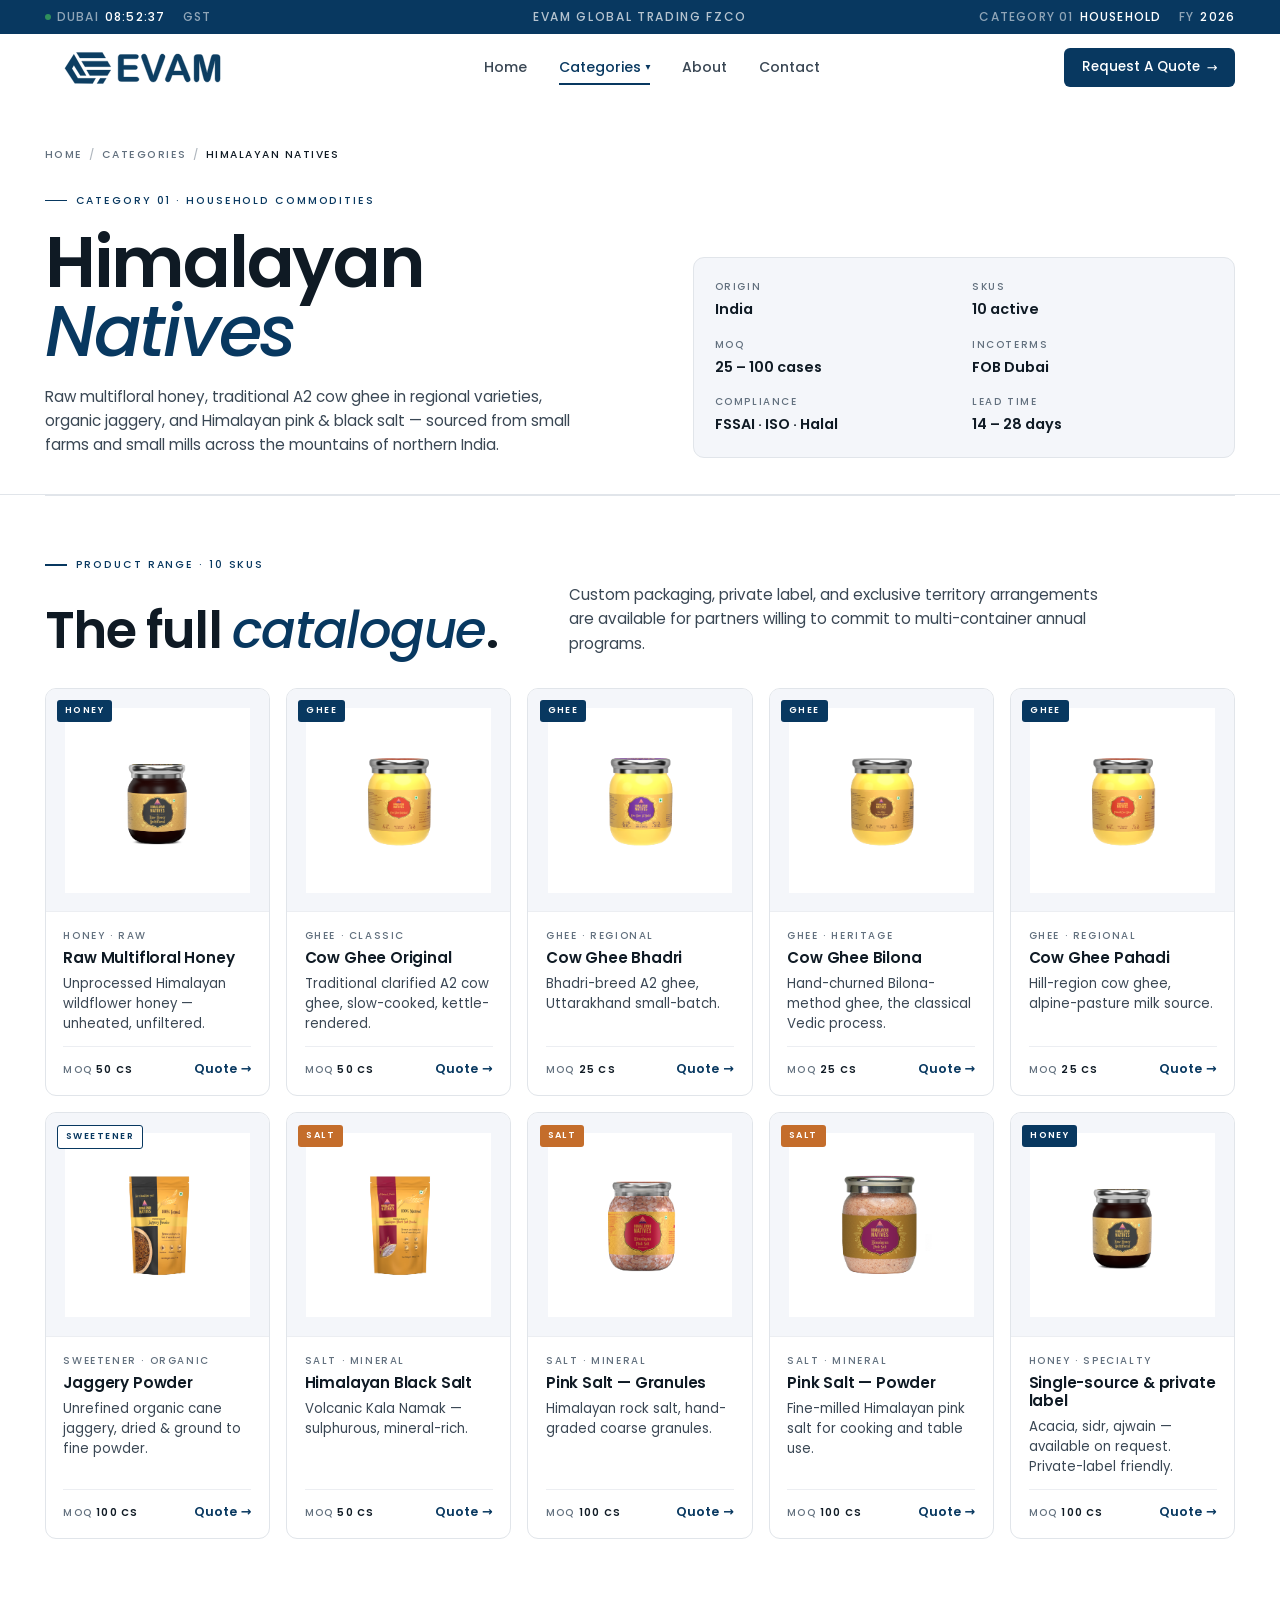
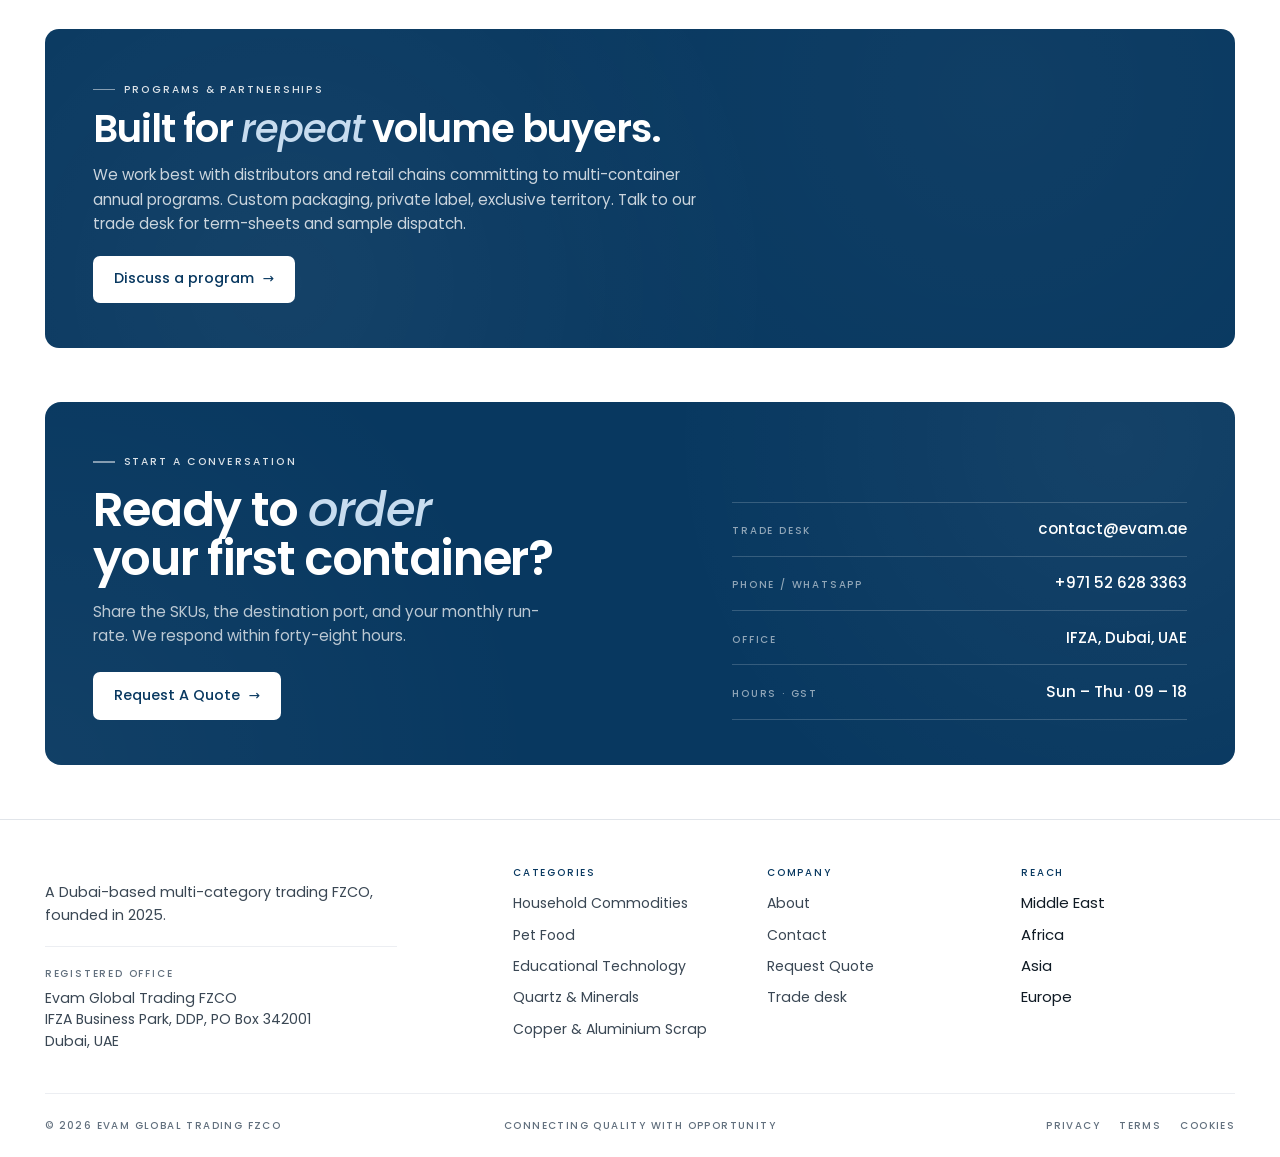
<file: himalayan-natives.html>
<!DOCTYPE html>
<html lang="en">
<head>
<meta charset="UTF-8" />
<meta name="viewport" content="width=device-width, initial-scale=1.0" />
<title>Himalayan Natives — Household Commodities · Evam Global Trading</title>
<meta name="description" content="Himalayan Natives — raw honey, A2 ghee, jaggery, and Himalayan pink salt. Authentic mountain-sourced household commodities, traded by Evam Global Trading FZCO from Dubai." />
<link rel="preconnect" href="https://fonts.googleapis.com" />
<link rel="preconnect" href="https://fonts.gstatic.com" crossorigin />
<link href="https://fonts.googleapis.com/css2?family=Poppins:ital,wght@0,300;0,400;0,500;0,600;0,700;1,400;1,500&display=swap" rel="stylesheet" />
<link rel="stylesheet" href="styles.css" />
</head>
<body>

<div class="ticker" aria-hidden="true">
  <div class="ticker__left">
    <div class="ticker__item"><span class="live-dot"></span><span class="k">Dubai</span><span class="v" id="dubaiTime">—</span></div>
    <div class="ticker__item"><span class="k">GST</span></div>
  </div> <div class="ticker__center">Evam Global Trading FZCO</div>
  <div class="ticker__right">
    <div class="ticker__item"><span class="k">Category 01</span><span class="v">Household</span></div>
    <div class="ticker__item"><span class="k">FY</span><span class="v">2026</span></div>
  </div>
</div>

<nav class="nav" id="nav">
  <div class="nav__inner">
    <a href="index.html" class="logo"><img src="images/evam_logo.svg" alt="Evam Global Trading" class="h-8 sm:h-10 object-contain" /></a>
    <ul class="nav__links">
      <li><a href="index.html">Home</a></li>
      <li class="has-dropdown">
        <a href="index.html#brands" class="is-active">Categories <span class="caret">▾</span></a>
        <div class="dropdown">
          <div class="dropdown__foot">05 categories</div>
          <a href="himalayan-natives.html">Household Commodities <small>Himalayan Natives</small></a>
          <a href="dogsee.html">Pet Food <small>Dogsee Chew</small></a>
          <a href="vidyardi.html">Educational Technology <small>Vidyardi</small></a>
          <a href="benita-quartz.html">Quartz &amp; Minerals <small>Benita Quartz</small></a>
          <div class="dropdown__divider"></div>
          <a href="evam-metals.html">Copper &amp; Aluminium Scrap <small>New · all varieties</small></a>
        </div>
      </li>
      <li><a href="about.html">About</a></li>
      <li><a href="contact.html">Contact</a></li>
    </ul>
    <a href="contact.html#quote" class="nav__cta">Request A Quote <span class="arrow">→</span></a>
    <button class="nav__menu-btn" aria-label="Menu"><span></span></button>
  </div>
</nav>

<div class="mobile-menu" id="mobileMenu">
  <button class="mobile-menu__close" aria-label="Close">×</button>
  <h5>Navigation</h5>
  <a href="index.html">Home</a><a href="about.html">About</a><a href="contact.html">Contact</a>
  <h5>Categories</h5>
  <a href="himalayan-natives.html">Household Commodities</a>
  <a href="dogsee.html">Pet Food</a>
  <a href="vidyardi.html">Educational Technology</a>
  <a href="benita-quartz.html">Quartz &amp; Minerals</a>
  <a href="evam-metals.html">Copper &amp; Aluminium Scrap</a>
  <a href="contact.html#quote" class="nav__cta">Request A Quote <span class="arrow">→</span></a>
</div>

<main>
  <section class="page-hero">
    <div class="container">
      <nav class="breadcrumb">
        <a href="index.html">Home</a><span class="sep">/</span>
        <a href="index.html#brands">Categories</a><span class="sep">/</span>
        <span class="current">Himalayan Natives</span>
      </nav>
      <div class="page-hero__grid">
        <div>
          <div class="eyebrow" style="margin-bottom:1.2rem;">Category 01 · Household commodities</div>
          <h1 class="page-hero__title">Himalayan <em>Natives</em></h1>
          <p class="page-hero__lede">
            Raw multifloral honey, traditional A2 cow ghee in regional varieties,
            organic jaggery, and Himalayan pink &amp; black salt &mdash; sourced from
            small farms and small mills across the mountains of northern India.
          </p>
        </div>
        <div class="page-hero__meta">
          <div class="page-hero__meta-item"><span class="k">Origin</span><span class="v">India</span></div>
          <div class="page-hero__meta-item"><span class="k">SKUs</span><span class="v">10 active</span></div>
          <div class="page-hero__meta-item"><span class="k">MOQ</span><span class="v">25 – 100 cases</span></div>
          <div class="page-hero__meta-item"><span class="k">Incoterms</span><span class="v">FOB Dubai</span></div>
          <div class="page-hero__meta-item"><span class="k">Compliance</span><span class="v">FSSAI · ISO · Halal</span></div>
          <div class="page-hero__meta-item"><span class="k">Lead time</span><span class="v">14 – 28 days</span></div>
        </div>
      </div>
    </div>
  </section>

  <div class="container">

    <section class="block reveal">
      <div class="block__head">
        <div>
          <div class="eyebrow">Product range · 10 SKUs</div>
          <h2 class="display-h2">The full <em class="brand-em">catalogue</em>.</h2>
        </div>
        <p class="block__head-text">
          Custom packaging, private label, and exclusive territory arrangements are available
          for partners willing to commit to multi-container annual programs.
        </p>
      </div>

      <div class="product-grid reveal-stagger">

        <div class="product">
          <div class="product__media">
            <span class="product__badge">Honey</span>
            <img src="images/himalayan_natives/raw_multifloral_honey.png" alt="Raw multifloral honey" />
          </div>
          <div class="product__body">
            <div class="product__cat">Honey · Raw</div>
            <h3 class="product__name">Raw Multifloral Honey</h3>
            <p class="product__desc">Unprocessed Himalayan wildflower honey &mdash; unheated, unfiltered.</p>
            <div class="product__foot">
              <span class="product__moq">MOQ <strong>50 cs</strong></span>
              <a href="contact.html#quote" class="product__link">Quote <span class="arrow">→</span></a>
            </div>
          </div>
        </div>

        <div class="product">
          <div class="product__media">
            <span class="product__badge">Ghee</span>
            <img src="images/himalayan_natives/cow_ghee_original.png" alt="Cow ghee original" />
          </div>
          <div class="product__body">
            <div class="product__cat">Ghee · Classic</div>
            <h3 class="product__name">Cow Ghee Original</h3>
            <p class="product__desc">Traditional clarified A2 cow ghee, slow-cooked, kettle-rendered.</p>
            <div class="product__foot">
              <span class="product__moq">MOQ <strong>50 cs</strong></span>
              <a href="contact.html#quote" class="product__link">Quote <span class="arrow">→</span></a>
            </div>
          </div>
        </div>

        <div class="product">
          <div class="product__media">
            <span class="product__badge">Ghee</span>
            <img src="images/himalayan_natives/cow_ghee_Bhadri.png" alt="Bhadri cow ghee" />
          </div>
          <div class="product__body">
            <div class="product__cat">Ghee · Regional</div>
            <h3 class="product__name">Cow Ghee Bhadri</h3>
            <p class="product__desc">Bhadri-breed A2 ghee, Uttarakhand small-batch.</p>
            <div class="product__foot">
              <span class="product__moq">MOQ <strong>25 cs</strong></span>
              <a href="contact.html#quote" class="product__link">Quote <span class="arrow">→</span></a>
            </div>
          </div>
        </div>

        <div class="product">
          <div class="product__media">
            <span class="product__badge">Ghee</span>
            <img src="images/himalayan_natives/cow_ghee_Bilona.png" alt="Bilona cow ghee" />
          </div>
          <div class="product__body">
            <div class="product__cat">Ghee · Heritage</div>
            <h3 class="product__name">Cow Ghee Bilona</h3>
            <p class="product__desc">Hand-churned Bilona-method ghee, the classical Vedic process.</p>
            <div class="product__foot">
              <span class="product__moq">MOQ <strong>25 cs</strong></span>
              <a href="contact.html#quote" class="product__link">Quote <span class="arrow">→</span></a>
            </div>
          </div>
        </div>

        <div class="product">
          <div class="product__media">
            <span class="product__badge">Ghee</span>
            <img src="images/himalayan_natives/cow_ghee_Pahadi.png" alt="Pahadi cow ghee" />
          </div>
          <div class="product__body">
            <div class="product__cat">Ghee · Regional</div>
            <h3 class="product__name">Cow Ghee Pahadi</h3>
            <p class="product__desc">Hill-region cow ghee, alpine-pasture milk source.</p>
            <div class="product__foot">
              <span class="product__moq">MOQ <strong>25 cs</strong></span>
              <a href="contact.html#quote" class="product__link">Quote <span class="arrow">→</span></a>
            </div>
          </div>
        </div>

        <div class="product">
          <div class="product__media">
            <span class="product__badge product__badge--soft">Sweetener</span>
            <img src="images/himalayan_natives/jaggery_powder.png" alt="Jaggery powder" />
          </div>
          <div class="product__body">
            <div class="product__cat">Sweetener · Organic</div>
            <h3 class="product__name">Jaggery Powder</h3>
            <p class="product__desc">Unrefined organic cane jaggery, dried &amp; ground to fine powder.</p>
            <div class="product__foot">
              <span class="product__moq">MOQ <strong>100 cs</strong></span>
              <a href="contact.html#quote" class="product__link">Quote <span class="arrow">→</span></a>
            </div>
          </div>
        </div>

        <div class="product">
          <div class="product__media">
            <span class="product__badge product__badge--alt">Salt</span>
            <img src="images/himalayan_natives/black_salt.png" alt="Black salt" />
          </div>
          <div class="product__body">
            <div class="product__cat">Salt · Mineral</div>
            <h3 class="product__name">Himalayan Black Salt</h3>
            <p class="product__desc">Volcanic Kala Namak &mdash; sulphurous, mineral-rich.</p>
            <div class="product__foot">
              <span class="product__moq">MOQ <strong>50 cs</strong></span>
              <a href="contact.html#quote" class="product__link">Quote <span class="arrow">→</span></a>
            </div>
          </div>
        </div>

        <div class="product">
          <div class="product__media">
            <span class="product__badge product__badge--alt">Salt</span>
            <img src="images/himalayan_natives/pink_salt_granules.png" alt="Pink salt granules" />
          </div>
          <div class="product__body">
            <div class="product__cat">Salt · Mineral</div>
            <h3 class="product__name">Pink Salt &mdash; Granules</h3>
            <p class="product__desc">Himalayan rock salt, hand-graded coarse granules.</p>
            <div class="product__foot">
              <span class="product__moq">MOQ <strong>100 cs</strong></span>
              <a href="contact.html#quote" class="product__link">Quote <span class="arrow">→</span></a>
            </div>
          </div>
        </div>

        <div class="product">
          <div class="product__media">
            <span class="product__badge product__badge--alt">Salt</span>
            <img src="images/himalayan_natives/pink_salt_powder.png" alt="Pink salt powder" />
          </div>
          <div class="product__body">
            <div class="product__cat">Salt · Mineral</div>
            <h3 class="product__name">Pink Salt &mdash; Powder</h3>
            <p class="product__desc">Fine-milled Himalayan pink salt for cooking and table use.</p>
            <div class="product__foot">
              <span class="product__moq">MOQ <strong>100 cs</strong></span>
              <a href="contact.html#quote" class="product__link">Quote <span class="arrow">→</span></a>
            </div>
          </div>
        </div>

        <div class="product">
          <div class="product__media">
            <span class="product__badge">Honey</span>
            <img src="images/himalayan_natives/raw_multifloral_honey.png" alt="Specialty honey" />
          </div>
          <div class="product__body">
            <div class="product__cat">Honey · Specialty</div>
            <h3 class="product__name">Single-source &amp; private label</h3>
            <p class="product__desc">Acacia, sidr, ajwain &mdash; available on request. Private-label friendly.</p>
            <div class="product__foot">
              <span class="product__moq">MOQ <strong>100 cs</strong></span>
              <a href="contact.html#quote" class="product__link">Quote <span class="arrow">→</span></a>
            </div>
          </div>
        </div>

      </div>
    </section>

    <div class="dark-strip reveal">
      <div class="eyebrow on-dark">Programs &amp; partnerships</div>
      <h3 class="dark-strip__title">Built for <em>repeat</em> volume buyers.</h3>
      <p class="dark-strip__sub">
        We work best with distributors and retail chains committing to multi-container
        annual programs. Custom packaging, private label, exclusive territory.
        Talk to our trade desk for term-sheets and sample dispatch.
      </p>
      <a href="contact.html#quote" class="btn btn--white">Discuss a program <span class="arrow">→</span></a>
    </div>

    <section class="cta-block reveal">
      <div>
        <div class="eyebrow on-dark">Start a conversation</div>
        <h2 class="cta-block__title">Ready to <em>order</em><br/>your first container?</h2>
        <p class="cta-block__sub">Share the SKUs, the destination port, and your monthly run-rate. We respond within forty-eight hours.</p>
        <a href="contact.html#quote" class="btn btn--white">Request A Quote <span class="arrow">→</span></a>
      </div>
      <div class="cta-block__contacts">
        <a href="mailto:contact@evam.ae" class="cta-block__contact"><span class="k">Trade desk</span><span class="v">contact@evam.ae</span></a>
        <a href="tel:+971526283363" class="cta-block__contact"><span class="k">Phone / WhatsApp</span><span class="v">+971 52 628 3363</span></a>
        <a href="contact.html" class="cta-block__contact"><span class="k">Office</span><span class="v">IFZA, Dubai, UAE</span></a>
        <a href="#" class="cta-block__contact"><span class="k">Hours · GST</span><span class="v">Sun – Thu &middot; 09 – 18</span></a>
      </div>
    </section>

  </div>

  <!-- <div class="foot__bigmark" aria-hidden="true" style="font-family:'Arial Rounded MT Bold','Arial Rounded MT',sans-serif;">EV<span>A</span>M.</div> -->

  <footer class="foot">
    <div class="container">
      <div class="foot__top">
        <div class="foot__brand">
          <!-- <a href="index.html" class="logo"><img src="images/evam_logo.svg" alt="Evam Global Trading" class="h-8 sm:h-10 object-contain" /></a> -->
          <p>A Dubai-based multi-category trading FZCO, founded in 2025.</p>
          <div class="foot__addr">
            <div class="foot__addr-label">Registered office</div>
            <div class="foot__addr-text">Evam Global Trading FZCO<br/>IFZA Business Park, DDP, PO Box 342001<br/>Dubai, UAE</div>
          </div>
        </div>
        <div class="foot__col"><h5>Categories</h5><ul>
          <li><a href="himalayan-natives.html">Household Commodities</a></li>
          <li><a href="dogsee.html">Pet Food</a></li>
          <li><a href="vidyardi.html">Educational Technology</a></li>
          <li><a href="benita-quartz.html">Quartz &amp; Minerals</a></li>
          <li><a href="evam-metals.html">Copper &amp; Aluminium Scrap</a></li>
        </ul></div>
        <div class="foot__col"><h5>Company</h5><ul>
          <li><a href="about.html">About</a></li>
          <li><a href="contact.html">Contact</a></li>
          <li><a href="contact.html#quote">Request Quote</a></li>
          <li><a href="mailto:contact@evam.ae">Trade desk</a></li>
        </ul></div>
        <div class="foot__col"><h5>Reach</h5><ul><li>Middle East</li><li>Africa</li><li>Asia</li><li>Europe</li></ul></div>
      </div>
      <div class="foot__bottom">
        <div>© 2026 Evam Global Trading FZCO</div>
        <div>Connecting quality with opportunity</div>
        <div class="foot__legal"><a href="privacy.html">Privacy</a><a href="terms.html">Terms</a><a href="cookies.html">Cookies</a></div>
      </div>
    </div>
  </footer>
</main>

<script src="scripts.js"></script>
</body>
</html>
</file>
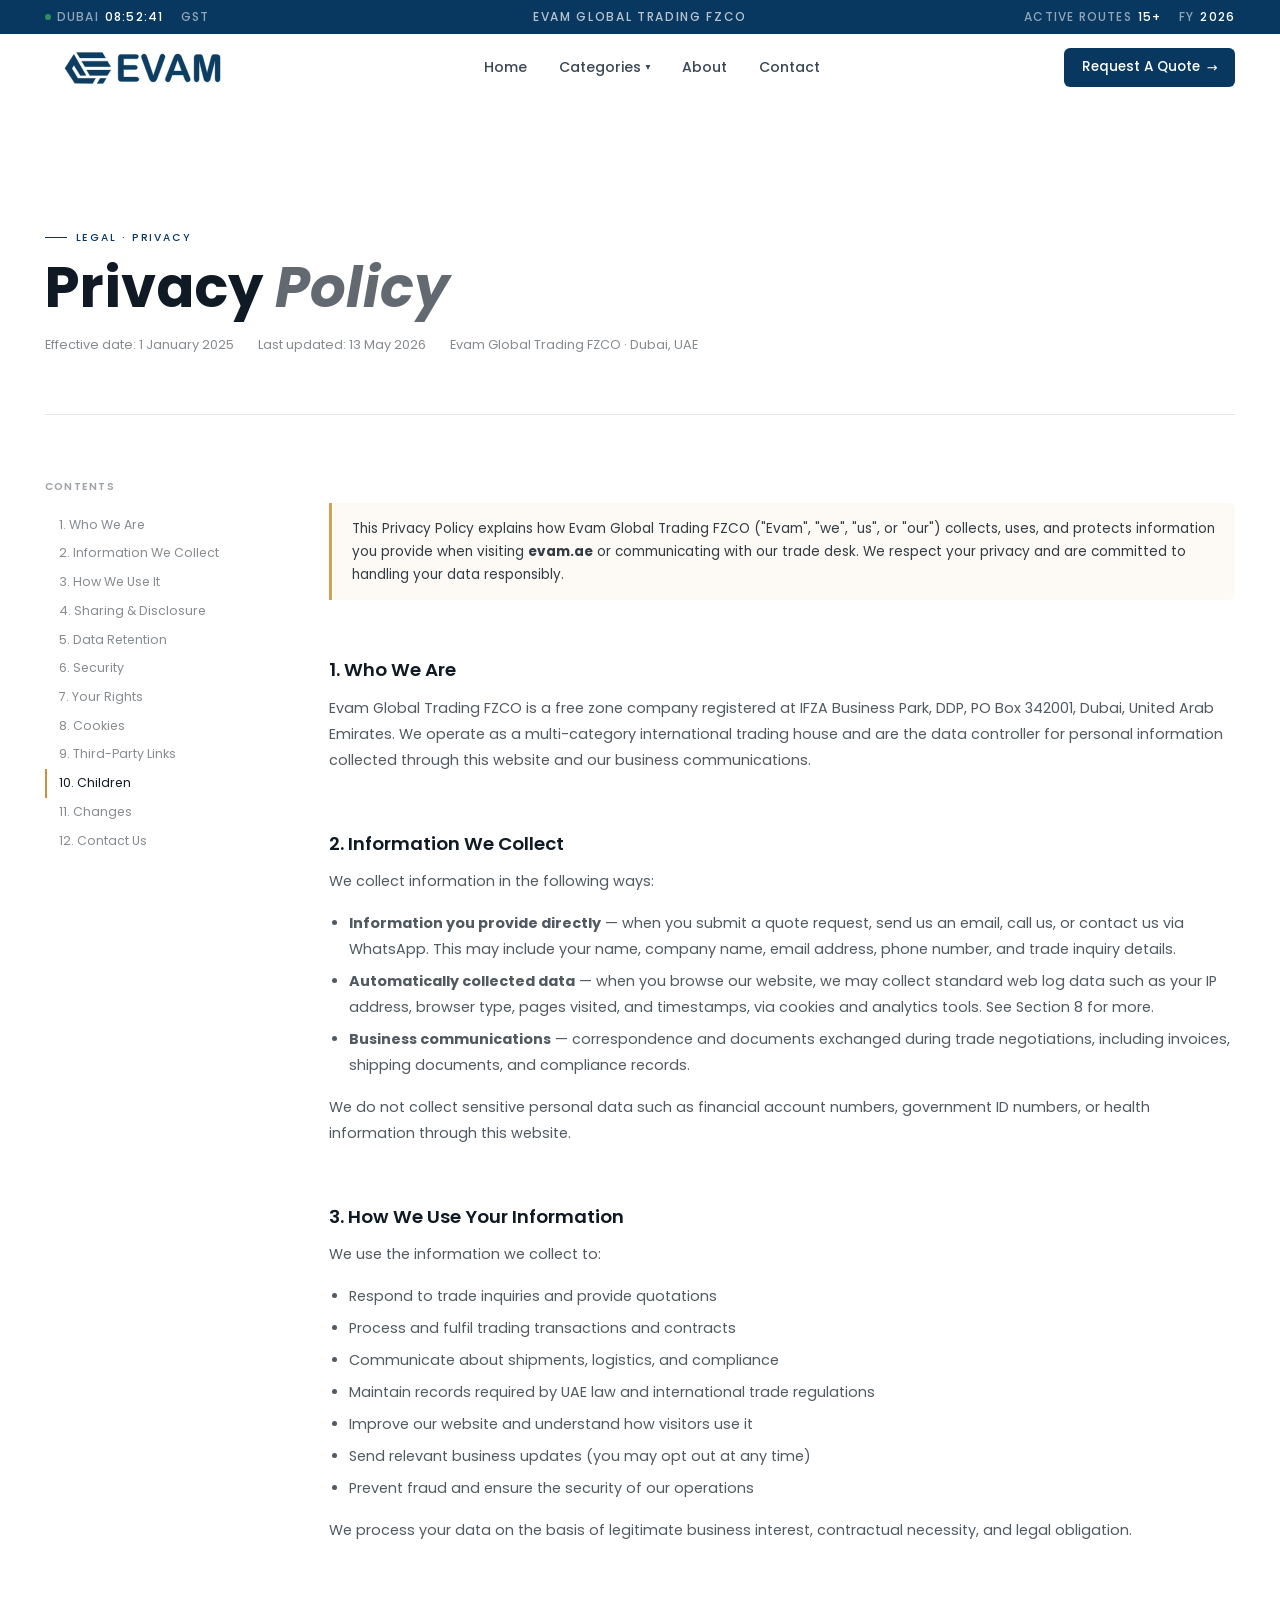
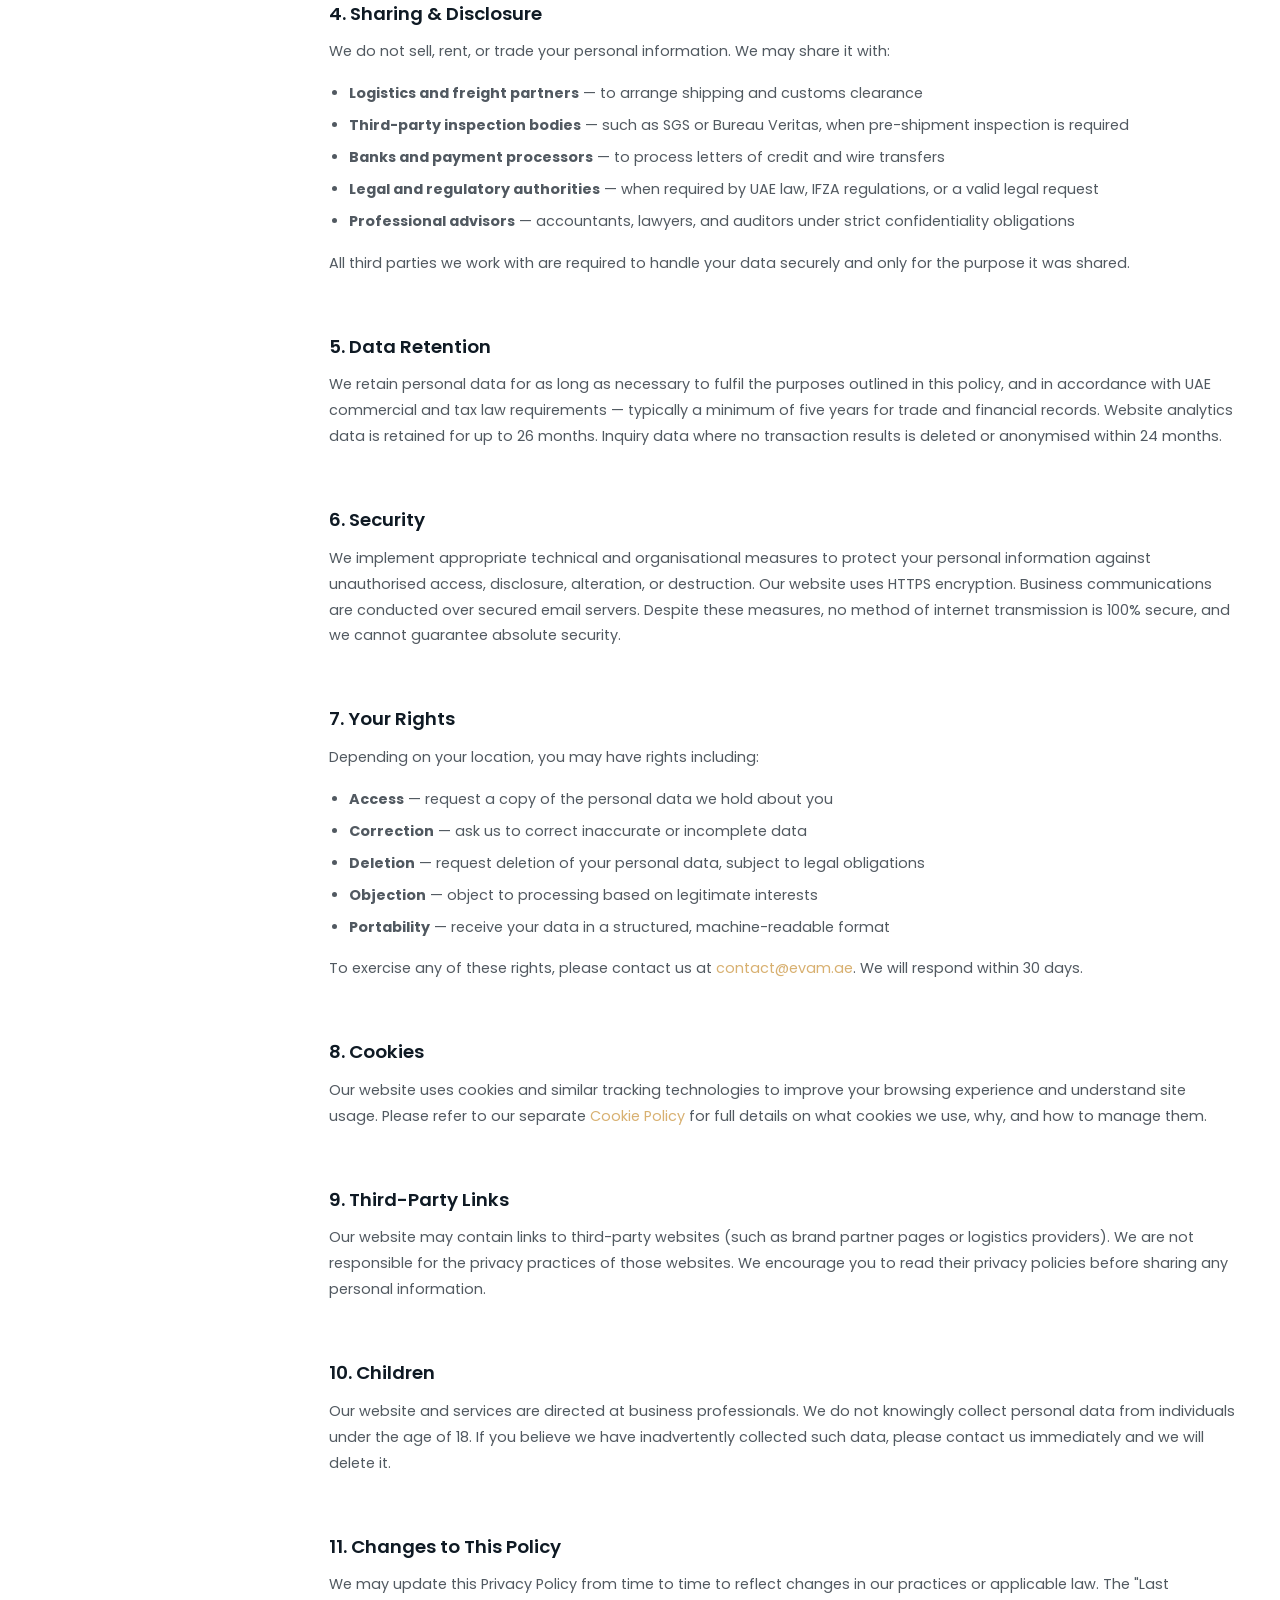
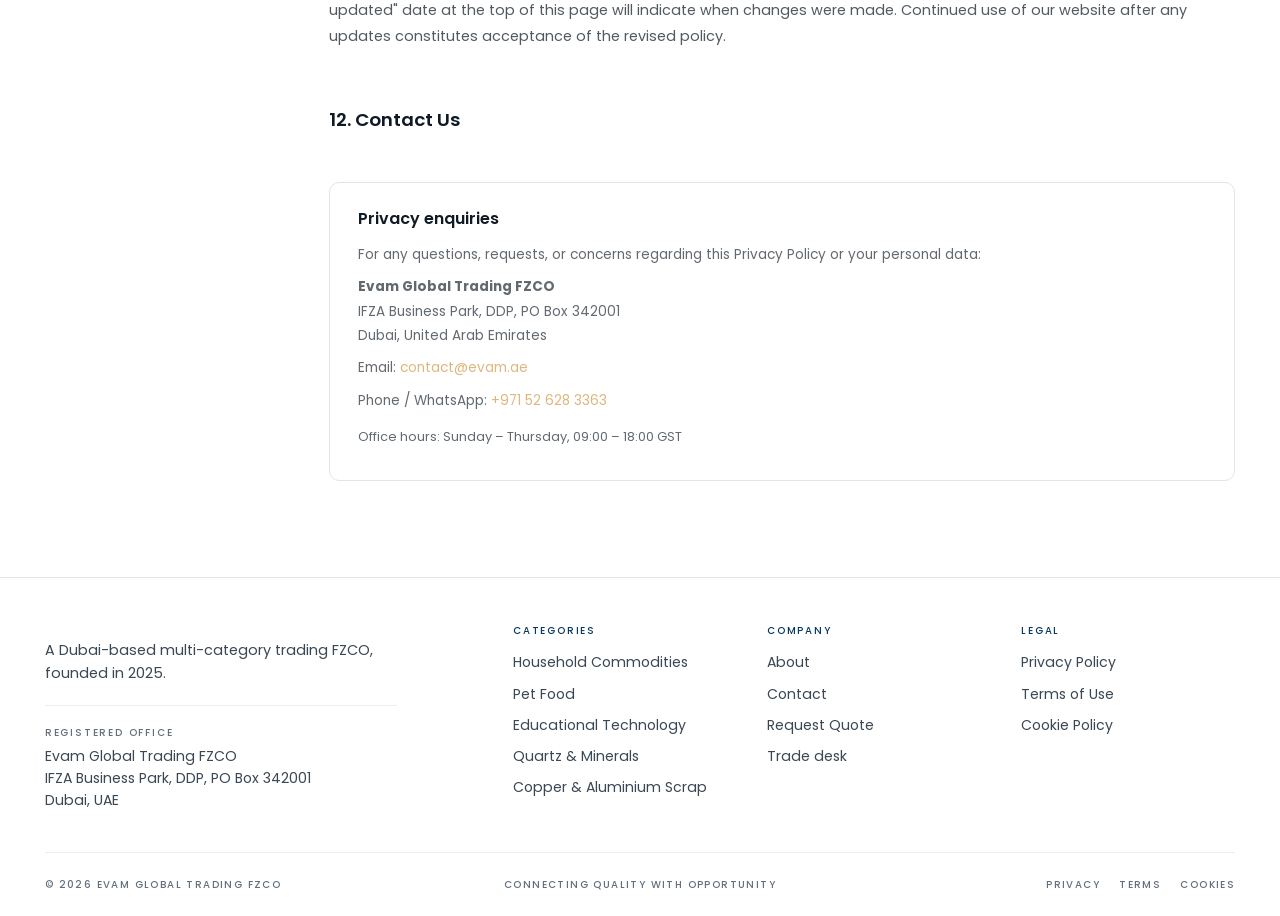
<file: privacy.html>
<!DOCTYPE html>
<html lang="en">
<head>
<meta charset="UTF-8" />
<meta name="viewport" content="width=device-width, initial-scale=1.0" />
<title>Privacy Policy — Evam Global Trading FZCO</title>
<meta name="description" content="Privacy Policy for Evam Global Trading FZCO, Dubai, UAE." />
<link rel="preconnect" href="https://fonts.googleapis.com" />
<link rel="preconnect" href="https://fonts.gstatic.com" crossorigin />
<link href="https://fonts.googleapis.com/css2?family=Poppins:ital,wght@0,300;0,400;0,500;0,600;0,700;1,400;1,500&display=swap" rel="stylesheet" />
<link rel="stylesheet" href="styles.css" />
<style>
  /* ── Legal page shared styles ── */
  .legal-hero {
    padding: 120px 0 60px;
    border-bottom: 1px solid var(--hair, rgba(255,255,255,0.08));
  }
  .legal-hero .eyebrow { margin-bottom: 12px; }
  .legal-hero__title {
    font-size: clamp(2rem, 5vw, 3.5rem);
    font-weight: 700;
    line-height: 1.1;
    margin: 0 0 16px;
  }
  .legal-hero__title em { font-style: italic; opacity: .65; }
  .legal-meta {
    display: flex;
    gap: 24px;
    flex-wrap: wrap;
    font-size: .8rem;
    opacity: .5;
    margin-top: 8px;
  }
  .legal-body {
    display: grid;
    grid-template-columns: 220px 1fr;
    gap: 48px 64px;
    padding: 64px 0 96px;
  }
  @media (max-width: 768px) {
    .legal-body { grid-template-columns: 1fr; gap: 32px; }
    .legal-toc { display: none; }
  }
  /* TOC */
  .legal-toc { position: sticky; top: 88px; align-self: start; }
  .legal-toc h5 {
    font-size: .65rem;
    letter-spacing: .12em;
    text-transform: uppercase;
    opacity: .4;
    margin: 0 0 16px;
    font-weight: 600;
  }
  .legal-toc a {
    display: block;
    font-size: .78rem;
    color: inherit;
    text-decoration: none;
    padding: 5px 0;
    opacity: .5;
    transition: opacity .2s;
    border-left: 2px solid transparent;
    padding-left: 12px;
  }
  .legal-toc a:hover, .legal-toc a.active {
    opacity: 1;
    border-left-color: var(--accent, #c9923a);
  }
  /* Content */
  .legal-content h2 {
    font-size: 1.15rem;
    font-weight: 600;
    margin: 48px 0 12px;
    padding-top: 8px;
    scroll-margin-top: 100px;
  }
  .legal-content h2:first-child { margin-top: 0; }
  .legal-content p {
    font-size: .9rem;
    line-height: 1.8;
    opacity: .72;
    margin: 0 0 16px;
  }
  .legal-content ul {
    margin: 0 0 16px 0;
    padding-left: 20px;
  }
  .legal-content ul li {
    font-size: .9rem;
    line-height: 1.8;
    opacity: .72;
    margin-bottom: 6px;
  }
  .legal-content a { color: var(--accent, #c9923a); text-decoration: none; }
  .legal-content a:hover { text-decoration: underline; }
  .legal-highlight {
    border-left: 3px solid var(--accent, #c9923a);
    padding: 14px 20px;
    background: rgba(201,146,58,.06);
    border-radius: 0 6px 6px 0;
    margin: 24px 0;
    font-size: .85rem;
    line-height: 1.7;
    opacity: .85;
  }
  .legal-contact-box {
    background: rgba(255,255,255,.04);
    border: 1px solid var(--hair, rgba(255,255,255,0.08));
    border-radius: 10px;
    padding: 24px 28px;
    margin-top: 48px;
  }
  .legal-contact-box h3 { font-size: 1rem; font-weight: 600; margin: 0 0 12px; }
  .legal-contact-box p { font-size: .85rem; opacity: .65; margin: 0 0 8px; }
  .legal-contact-box a { color: var(--accent, #c9923a); }
</style>
</head>
<body>

<div class="ticker" aria-hidden="true">
  <div class="ticker__left">
    <div class="ticker__item"><span class="live-dot"></span><span class="k">Dubai</span><span class="v" id="dubaiTime">—</span></div>
    <div class="ticker__item"><span class="k">GST</span></div>
  </div>
  <div class="ticker__center">Evam Global Trading FZCO</div>
  <div class="ticker__right">
    <div class="ticker__item"><span class="k">Active routes</span><span class="v">15+</span></div>
    <div class="ticker__item"><span class="k">FY</span><span class="v">2026</span></div>
  </div>
</div>

<nav class="nav" id="nav">
  <div class="nav__inner">
    <a href="index.html" class="logo"><img src="images/evam_logo.svg" alt="Evam Global Trading" class="h-8 sm:h-10 object-contain" /></a>
    <ul class="nav__links">
      <li><a href="index.html">Home</a></li>
      <li class="has-dropdown">
        <a href="#brands">Categories <span class="caret">▾</span></a>
        <div class="dropdown">
          <div class="dropdown__foot">05 categories</div>
          <a href="himalayan-natives.html">Household Commodities <small>Himalayan Natives</small></a>
          <a href="dogsee.html">Pet Food <small>Dogsee Chew</small></a>
          <a href="vidyardi.html">Educational Technology <small>Vidyardi</small></a>
          <a href="benita-quartz.html">Quartz &amp; Minerals <small>Benita Quartz</small></a>
          <div class="dropdown__divider"></div>
          <a href="evam-metals.html">Copper &amp; Aluminium Scrap <small>New · all varieties</small></a>
        </div>
      </li>
      <li><a href="about.html">About</a></li>
      <li><a href="contact.html">Contact</a></li>
    </ul>
    <a href="contact.html#quote" class="nav__cta">Request A Quote <span class="arrow">→</span></a>
    <button class="nav__menu-btn" aria-label="Menu"><span></span></button>
  </div>
</nav>

<div class="mobile-menu" id="mobileMenu">
  <button class="mobile-menu__close" aria-label="Close">×</button>
  <h5>Navigation</h5>
  <a href="index.html">Home</a><a href="about.html">About</a><a href="contact.html">Contact</a>
  <h5>Categories</h5>
  <a href="himalayan-natives.html">Household Commodities</a>
  <a href="dogsee.html">Pet Food</a>
  <a href="vidyardi.html">Educational Technology</a>
  <a href="benita-quartz.html">Quartz &amp; Minerals</a>
  <a href="evam-metals.html">Copper &amp; Aluminium Scrap</a>
  <a href="contact.html#quote" class="nav__cta">Request A Quote <span class="arrow">→</span></a>
</div>

<main>
  <div class="container">

    <section class="legal-hero">
      <div class="eyebrow">Legal · Privacy</div>
      <h1 class="legal-hero__title">Privacy <em>Policy</em></h1>
      <div class="legal-meta">
        <span>Effective date: 1 January 2025</span>
        <span>Last updated: 13 May 2026</span>
        <span>Evam Global Trading FZCO · Dubai, UAE</span>
      </div>
    </section>

    <div class="legal-body">

      <!-- TOC -->
      <aside class="legal-toc" id="toc">
        <h5>Contents</h5>
        <a href="#who-we-are">1. Who We Are</a>
        <a href="#info-we-collect">2. Information We Collect</a>
        <a href="#how-we-use">3. How We Use It</a>
        <a href="#sharing">4. Sharing & Disclosure</a>
        <a href="#retention">5. Data Retention</a>
        <a href="#security">6. Security</a>
        <a href="#your-rights">7. Your Rights</a>
        <a href="#cookies">8. Cookies</a>
        <a href="#third-parties">9. Third-Party Links</a>
        <a href="#children">10. Children</a>
        <a href="#changes">11. Changes</a>
        <a href="#contact-privacy">12. Contact Us</a>
      </aside>

      <!-- Content -->
      <article class="legal-content">

        <div class="legal-highlight">
          This Privacy Policy explains how Evam Global Trading FZCO ("Evam", "we", "us", or "our") collects, uses, and protects information you provide when visiting <strong>evam.ae</strong> or communicating with our trade desk. We respect your privacy and are committed to handling your data responsibly.
        </div>

        <h2 id="who-we-are">1. Who We Are</h2>
        <p>Evam Global Trading FZCO is a free zone company registered at IFZA Business Park, DDP, PO Box 342001, Dubai, United Arab Emirates. We operate as a multi-category international trading house and are the data controller for personal information collected through this website and our business communications.</p>

        <h2 id="info-we-collect">2. Information We Collect</h2>
        <p>We collect information in the following ways:</p>
        <ul>
          <li><strong>Information you provide directly</strong> — when you submit a quote request, send us an email, call us, or contact us via WhatsApp. This may include your name, company name, email address, phone number, and trade inquiry details.</li>
          <li><strong>Automatically collected data</strong> — when you browse our website, we may collect standard web log data such as your IP address, browser type, pages visited, and timestamps, via cookies and analytics tools. See Section 8 for more.</li>
          <li><strong>Business communications</strong> — correspondence and documents exchanged during trade negotiations, including invoices, shipping documents, and compliance records.</li>
        </ul>
        <p>We do not collect sensitive personal data such as financial account numbers, government ID numbers, or health information through this website.</p>

        <h2 id="how-we-use">3. How We Use Your Information</h2>
        <p>We use the information we collect to:</p>
        <ul>
          <li>Respond to trade inquiries and provide quotations</li>
          <li>Process and fulfil trading transactions and contracts</li>
          <li>Communicate about shipments, logistics, and compliance</li>
          <li>Maintain records required by UAE law and international trade regulations</li>
          <li>Improve our website and understand how visitors use it</li>
          <li>Send relevant business updates (you may opt out at any time)</li>
          <li>Prevent fraud and ensure the security of our operations</li>
        </ul>
        <p>We process your data on the basis of legitimate business interest, contractual necessity, and legal obligation.</p>

        <h2 id="sharing">4. Sharing & Disclosure</h2>
        <p>We do not sell, rent, or trade your personal information. We may share it with:</p>
        <ul>
          <li><strong>Logistics and freight partners</strong> — to arrange shipping and customs clearance</li>
          <li><strong>Third-party inspection bodies</strong> — such as SGS or Bureau Veritas, when pre-shipment inspection is required</li>
          <li><strong>Banks and payment processors</strong> — to process letters of credit and wire transfers</li>
          <li><strong>Legal and regulatory authorities</strong> — when required by UAE law, IFZA regulations, or a valid legal request</li>
          <li><strong>Professional advisors</strong> — accountants, lawyers, and auditors under strict confidentiality obligations</li>
        </ul>
        <p>All third parties we work with are required to handle your data securely and only for the purpose it was shared.</p>

        <h2 id="retention">5. Data Retention</h2>
        <p>We retain personal data for as long as necessary to fulfil the purposes outlined in this policy, and in accordance with UAE commercial and tax law requirements — typically a minimum of five years for trade and financial records. Website analytics data is retained for up to 26 months. Inquiry data where no transaction results is deleted or anonymised within 24 months.</p>

        <h2 id="security">6. Security</h2>
        <p>We implement appropriate technical and organisational measures to protect your personal information against unauthorised access, disclosure, alteration, or destruction. Our website uses HTTPS encryption. Business communications are conducted over secured email servers. Despite these measures, no method of internet transmission is 100% secure, and we cannot guarantee absolute security.</p>

        <h2 id="your-rights">7. Your Rights</h2>
        <p>Depending on your location, you may have rights including:</p>
        <ul>
          <li><strong>Access</strong> — request a copy of the personal data we hold about you</li>
          <li><strong>Correction</strong> — ask us to correct inaccurate or incomplete data</li>
          <li><strong>Deletion</strong> — request deletion of your personal data, subject to legal obligations</li>
          <li><strong>Objection</strong> — object to processing based on legitimate interests</li>
          <li><strong>Portability</strong> — receive your data in a structured, machine-readable format</li>
        </ul>
        <p>To exercise any of these rights, please contact us at <a href="mailto:contact@evam.ae">contact@evam.ae</a>. We will respond within 30 days.</p>

        <h2 id="cookies">8. Cookies</h2>
        <p>Our website uses cookies and similar tracking technologies to improve your browsing experience and understand site usage. Please refer to our separate <a href="cookies.html">Cookie Policy</a> for full details on what cookies we use, why, and how to manage them.</p>

        <h2 id="third-parties">9. Third-Party Links</h2>
        <p>Our website may contain links to third-party websites (such as brand partner pages or logistics providers). We are not responsible for the privacy practices of those websites. We encourage you to read their privacy policies before sharing any personal information.</p>

        <h2 id="children">10. Children</h2>
        <p>Our website and services are directed at business professionals. We do not knowingly collect personal data from individuals under the age of 18. If you believe we have inadvertently collected such data, please contact us immediately and we will delete it.</p>

        <h2 id="changes">11. Changes to This Policy</h2>
        <p>We may update this Privacy Policy from time to time to reflect changes in our practices or applicable law. The "Last updated" date at the top of this page will indicate when changes were made. Continued use of our website after any updates constitutes acceptance of the revised policy.</p>

        <h2 id="contact-privacy">12. Contact Us</h2>
        <div class="legal-contact-box">
          <h3>Privacy enquiries</h3>
          <p>For any questions, requests, or concerns regarding this Privacy Policy or your personal data:</p>
          <p><strong>Evam Global Trading FZCO</strong><br/>
          IFZA Business Park, DDP, PO Box 342001<br/>
          Dubai, United Arab Emirates</p>
          <p>Email: <a href="mailto:contact@evam.ae">contact@evam.ae</a></p>
          <p>Phone / WhatsApp: <a href="tel:+971526283363">+971 52 628 3363</a></p>
          <p style="margin-top:12px; font-size:.8rem;">Office hours: Sunday – Thursday, 09:00 – 18:00 GST</p>
        </div>

      </article>
    </div>

  </div>

  <!-- <div class="foot__bigmark" aria-hidden="true" style="font-family:'Arial Rounded MT Bold','Arial Rounded MT',sans-serif;">EV<span>A</span>M.</div> -->

  <footer class="foot">
    <div class="container">
      <div class="foot__top">
        <div class="foot__brand">
          <!-- <a href="index.html" class="logo"><img src="images/evam_logo.svg" alt="Evam Global Trading" class="h-8 sm:h-10 object-contain" /></a> -->
          <p>A Dubai-based multi-category trading FZCO, founded in 2025.</p>
          <div class="foot__addr">
            <div class="foot__addr-label">Registered office</div>
            <div class="foot__addr-text">Evam Global Trading FZCO<br/>IFZA Business Park, DDP, PO Box 342001<br/>Dubai, UAE</div>
          </div>
        </div>
        <div class="foot__col"><h5>Categories</h5><ul>
          <li><a href="himalayan-natives.html">Household Commodities</a></li>
          <li><a href="dogsee.html">Pet Food</a></li>
          <li><a href="vidyardi.html">Educational Technology</a></li>
          <li><a href="benita-quartz.html">Quartz &amp; Minerals</a></li>
          <li><a href="evam-metals.html">Copper &amp; Aluminium Scrap</a></li>
        </ul></div>
        <div class="foot__col"><h5>Company</h5><ul>
          <li><a href="about.html">About</a></li>
          <li><a href="contact.html">Contact</a></li>
          <li><a href="contact.html#quote">Request Quote</a></li>
          <li><a href="mailto:contact@evam.ae">Trade desk</a></li>
        </ul></div>
        <div class="foot__col"><h5>Legal</h5><ul>
          <li><a href="privacy.html">Privacy Policy</a></li>
          <li><a href="terms.html">Terms of Use</a></li>
          <li><a href="cookies.html">Cookie Policy</a></li>
        </ul></div>
      </div>
      <div class="foot__bottom">
        <div>© 2026 Evam Global Trading FZCO</div>
        <div>Connecting quality with opportunity</div>
        <div class="foot__legal"><a href="privacy.html">Privacy</a><a href="terms.html">Terms</a><a href="cookies.html">Cookies</a></div>
      </div>
    </div>
  </footer>
</main>

<script src="scripts.js"></script>
<script>
  // TOC active state on scroll
  const sections = document.querySelectorAll('.legal-content h2[id]');
  const tocLinks = document.querySelectorAll('.legal-toc a');
  const observer = new IntersectionObserver((entries) => {
    entries.forEach(e => {
      if (e.isIntersecting) {
        tocLinks.forEach(l => l.classList.remove('active'));
        const active = document.querySelector(`.legal-toc a[href="#${e.target.id}"]`);
        if (active) active.classList.add('active');
      }
    });
  }, { rootMargin: '-20% 0px -70% 0px' });
  sections.forEach(s => observer.observe(s));
</script>
</body>
</html>
</file>
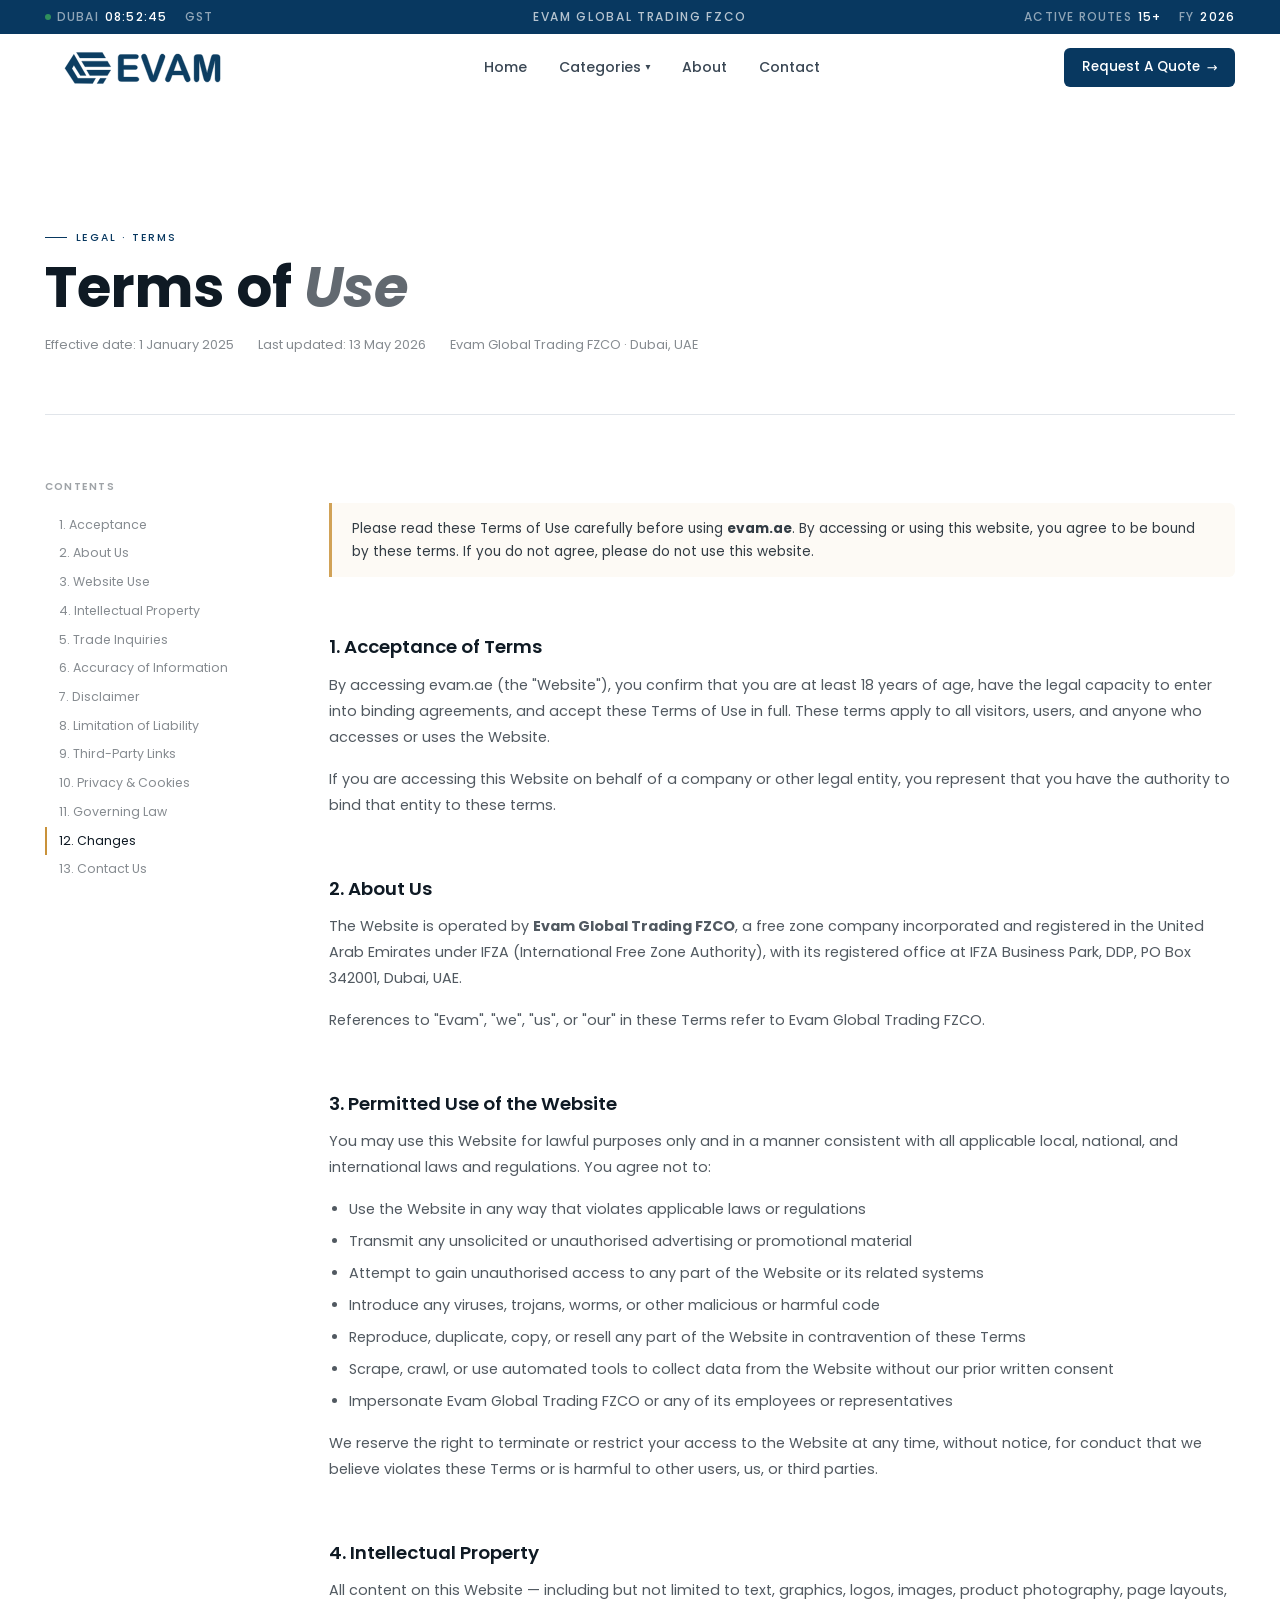
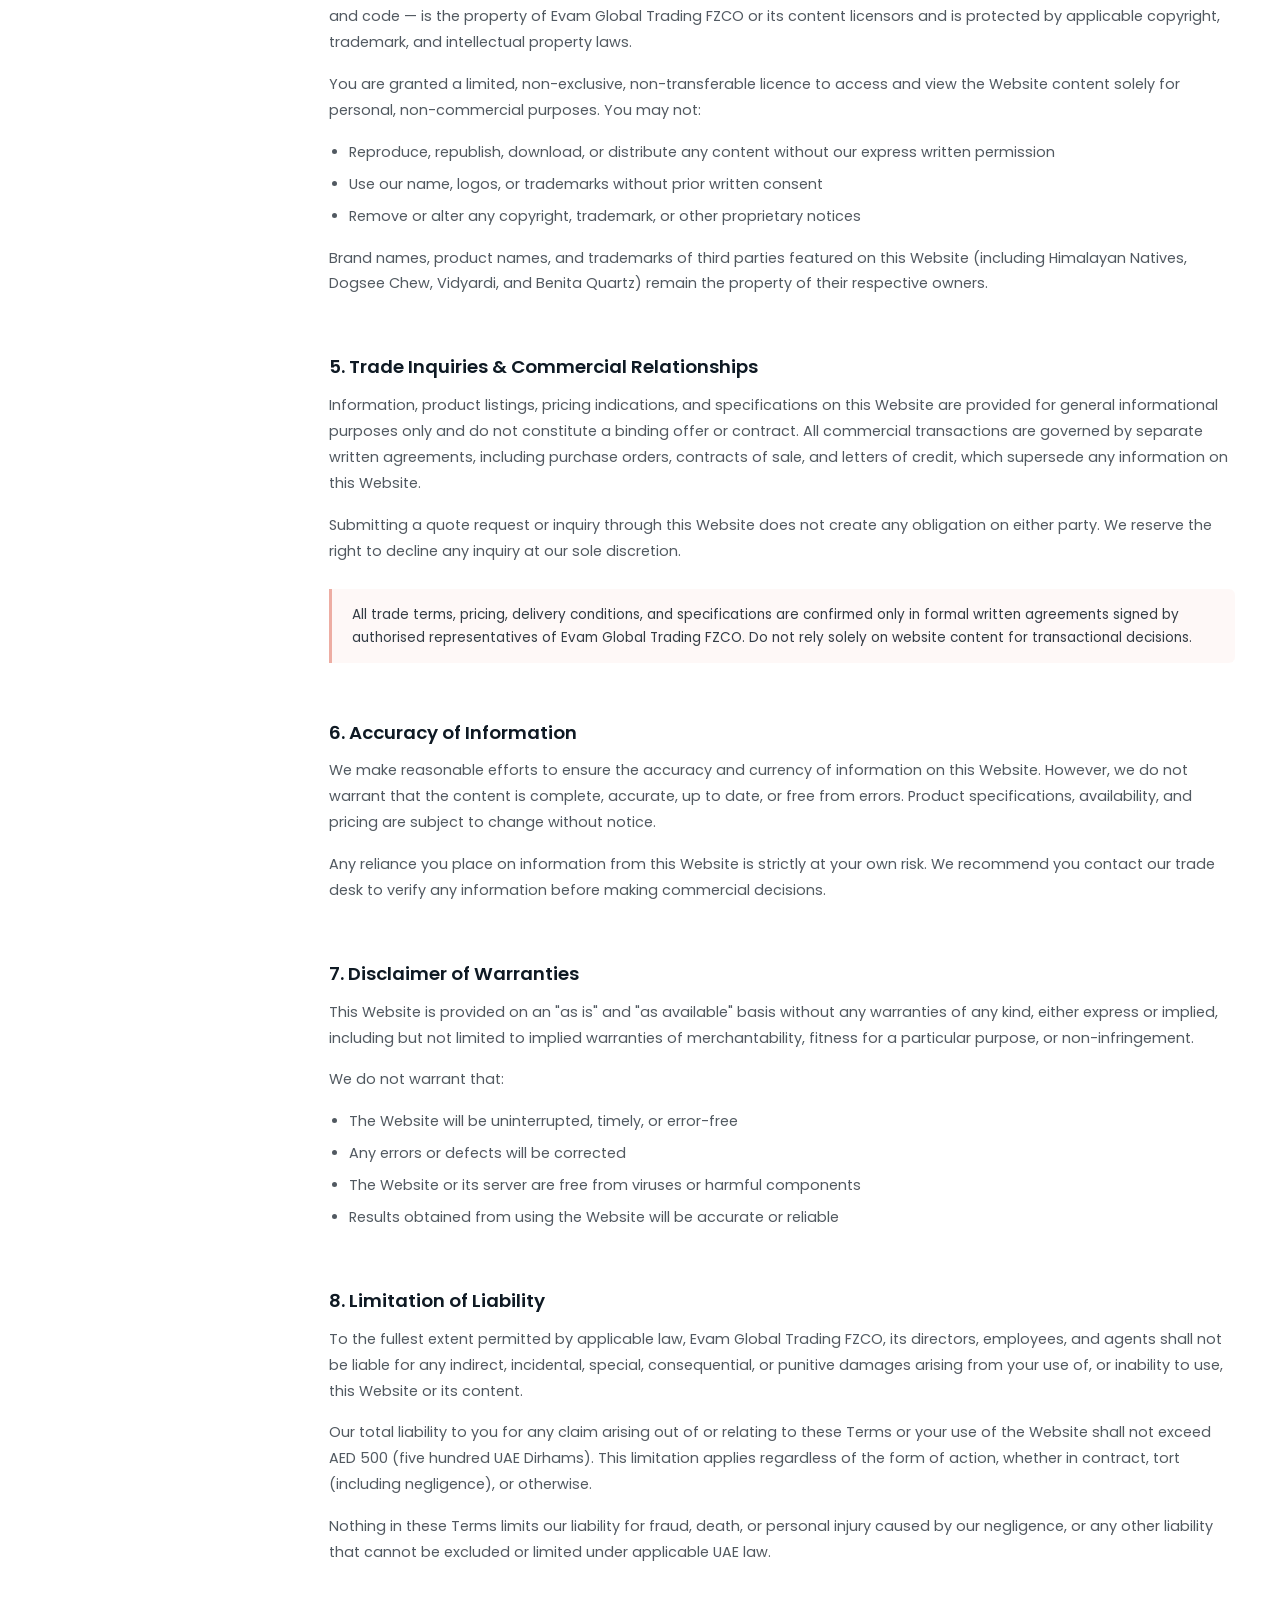
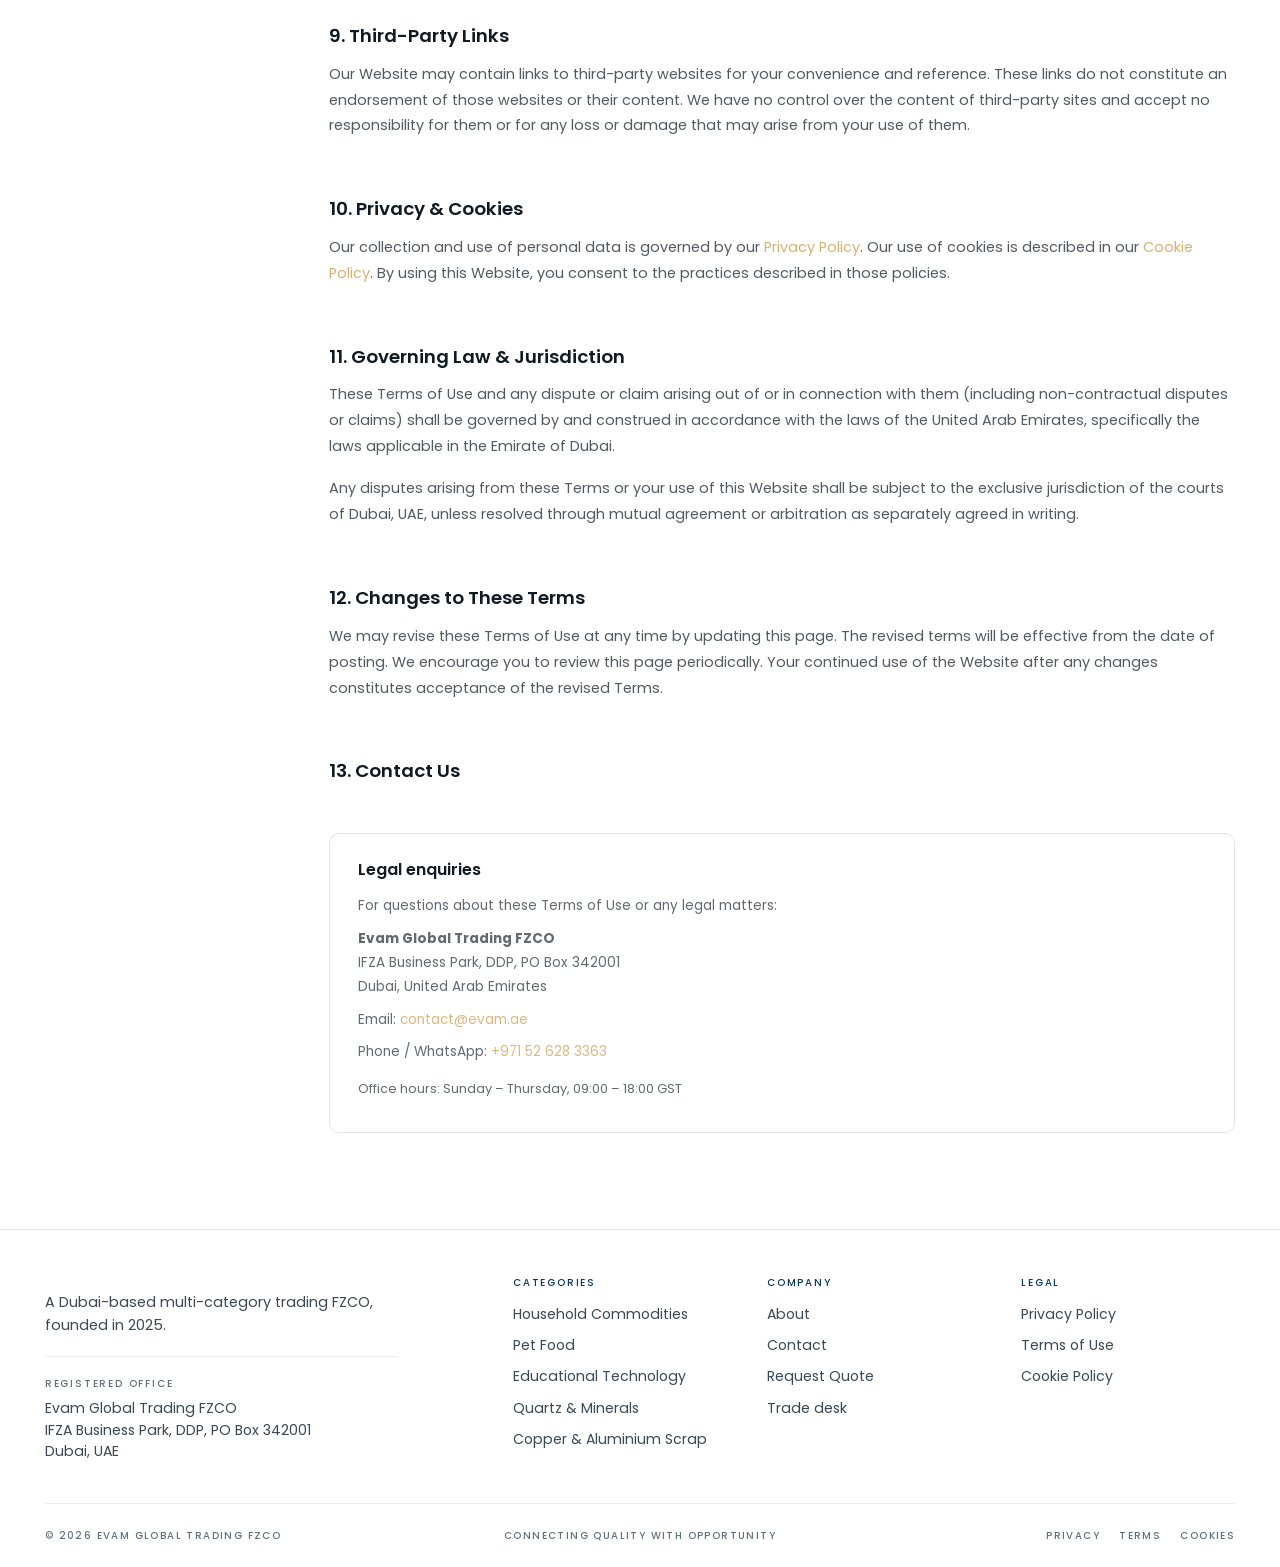
<file: terms.html>
<!DOCTYPE html>
<html lang="en">
<head>
<meta charset="UTF-8" />
<meta name="viewport" content="width=device-width, initial-scale=1.0" />
<title>Terms of Use — Evam Global Trading FZCO</title>
<meta name="description" content="Terms of Use for Evam Global Trading FZCO, Dubai, UAE." />
<link rel="preconnect" href="https://fonts.googleapis.com" />
<link rel="preconnect" href="https://fonts.gstatic.com" crossorigin />
<link href="https://fonts.googleapis.com/css2?family=Poppins:ital,wght@0,300;0,400;0,500;0,600;0,700;1,400;1,500&display=swap" rel="stylesheet" />
<link rel="stylesheet" href="styles.css" />
<style>
  .legal-hero {
    padding: 120px 0 60px;
    border-bottom: 1px solid var(--hair, rgba(255,255,255,0.08));
  }
  .legal-hero .eyebrow { margin-bottom: 12px; }
  .legal-hero__title {
    font-size: clamp(2rem, 5vw, 3.5rem);
    font-weight: 700;
    line-height: 1.1;
    margin: 0 0 16px;
  }
  .legal-hero__title em { font-style: italic; opacity: .65; }
  .legal-meta {
    display: flex;
    gap: 24px;
    flex-wrap: wrap;
    font-size: .8rem;
    opacity: .5;
    margin-top: 8px;
  }
  .legal-body {
    display: grid;
    grid-template-columns: 220px 1fr;
    gap: 48px 64px;
    padding: 64px 0 96px;
  }
  @media (max-width: 768px) {
    .legal-body { grid-template-columns: 1fr; gap: 32px; }
    .legal-toc { display: none; }
  }
  .legal-toc { position: sticky; top: 88px; align-self: start; }
  .legal-toc h5 {
    font-size: .65rem;
    letter-spacing: .12em;
    text-transform: uppercase;
    opacity: .4;
    margin: 0 0 16px;
    font-weight: 600;
  }
  .legal-toc a {
    display: block;
    font-size: .78rem;
    color: inherit;
    text-decoration: none;
    padding: 5px 0 5px 12px;
    opacity: .5;
    transition: opacity .2s;
    border-left: 2px solid transparent;
  }
  .legal-toc a:hover, .legal-toc a.active {
    opacity: 1;
    border-left-color: var(--accent, #c9923a);
  }
  .legal-content h2 {
    font-size: 1.15rem;
    font-weight: 600;
    margin: 48px 0 12px;
    padding-top: 8px;
    scroll-margin-top: 100px;
  }
  .legal-content h2:first-child { margin-top: 0; }
  .legal-content p {
    font-size: .9rem;
    line-height: 1.8;
    opacity: .72;
    margin: 0 0 16px;
  }
  .legal-content ul {
    margin: 0 0 16px 0;
    padding-left: 20px;
  }
  .legal-content ul li {
    font-size: .9rem;
    line-height: 1.8;
    opacity: .72;
    margin-bottom: 6px;
  }
  .legal-content a { color: var(--accent, #c9923a); text-decoration: none; }
  .legal-content a:hover { text-decoration: underline; }
  .legal-highlight {
    border-left: 3px solid var(--accent, #c9923a);
    padding: 14px 20px;
    background: rgba(201,146,58,.06);
    border-radius: 0 6px 6px 0;
    margin: 24px 0;
    font-size: .85rem;
    line-height: 1.7;
    opacity: .85;
  }
  .legal-warning {
    border-left: 3px solid rgba(220,100,80,.6);
    padding: 14px 20px;
    background: rgba(220,100,80,.05);
    border-radius: 0 6px 6px 0;
    margin: 24px 0;
    font-size: .85rem;
    line-height: 1.7;
    opacity: .85;
  }
  .legal-contact-box {
    background: rgba(255,255,255,.04);
    border: 1px solid var(--hair, rgba(255,255,255,0.08));
    border-radius: 10px;
    padding: 24px 28px;
    margin-top: 48px;
  }
  .legal-contact-box h3 { font-size: 1rem; font-weight: 600; margin: 0 0 12px; }
  .legal-contact-box p { font-size: .85rem; opacity: .65; margin: 0 0 8px; }
  .legal-contact-box a { color: var(--accent, #c9923a); }
  .clause-num {
    font-size: .72rem;
    font-weight: 600;
    letter-spacing: .1em;
    text-transform: uppercase;
    opacity: .35;
    margin-bottom: 4px;
    display: block;
  }
</style>
</head>
<body>

<div class="ticker" aria-hidden="true">
  <div class="ticker__left">
    <div class="ticker__item"><span class="live-dot"></span><span class="k">Dubai</span><span class="v" id="dubaiTime">—</span></div>
    <div class="ticker__item"><span class="k">GST</span></div>
  </div>
  <div class="ticker__center">Evam Global Trading FZCO</div>
  <div class="ticker__right">
    <div class="ticker__item"><span class="k">Active routes</span><span class="v">15+</span></div>
    <div class="ticker__item"><span class="k">FY</span><span class="v">2026</span></div>
  </div>
</div>

<nav class="nav" id="nav">
  <div class="nav__inner">
    <a href="index.html" class="logo"><img src="images/evam_logo.svg" alt="Evam Global Trading" class="h-8 sm:h-10 object-contain" /></a>
    <ul class="nav__links">
      <li><a href="index.html">Home</a></li>
      <li class="has-dropdown">
        <a href="index.html#brands">Categories <span class="caret">▾</span></a>
        <div class="dropdown">
          <div class="dropdown__foot">05 categories</div>
          <a href="himalayan-natives.html">Household Commodities <small>Himalayan Natives</small></a>
          <a href="dogsee.html">Pet Food <small>Dogsee Chew</small></a>
          <a href="vidyardi.html">Educational Technology <small>Vidyardi</small></a>
          <a href="benita-quartz.html">Quartz &amp; Minerals <small>Benita Quartz</small></a>
          <div class="dropdown__divider"></div>
          <a href="evam-metals.html">Copper &amp; Aluminium Scrap <small>New · all varieties</small></a>
        </div>
      </li>
      <li><a href="about.html">About</a></li>
      <li><a href="contact.html">Contact</a></li>
    </ul>
    <a href="contact.html#quote" class="nav__cta">Request A Quote <span class="arrow">→</span></a>
    <button class="nav__menu-btn" aria-label="Menu"><span></span></button>
  </div>
</nav>

<div class="mobile-menu" id="mobileMenu">
  <button class="mobile-menu__close" aria-label="Close">×</button>
  <h5>Navigation</h5>
  <a href="index.html">Home</a><a href="about.html">About</a><a href="contact.html">Contact</a>
  <h5>Categories</h5>
  <a href="himalayan-natives.html">Household Commodities</a>
  <a href="dogsee.html">Pet Food</a>
  <a href="vidyardi.html">Educational Technology</a>
  <a href="benita-quartz.html">Quartz &amp; Minerals</a>
  <a href="evam-metals.html">Copper &amp; Aluminium Scrap</a>
  <a href="contact.html#quote" class="nav__cta">Request A Quote <span class="arrow">→</span></a>
</div>

<main>
  <div class="container">

    <section class="legal-hero">
      <div class="eyebrow">Legal · Terms</div>
      <h1 class="legal-hero__title">Terms of <em>Use</em></h1>
      <div class="legal-meta">
        <span>Effective date: 1 January 2025</span>
        <span>Last updated: 13 May 2026</span>
        <span>Evam Global Trading FZCO · Dubai, UAE</span>
      </div>
    </section>

    <div class="legal-body">

      <aside class="legal-toc" id="toc">
        <h5>Contents</h5>
        <a href="#acceptance">1. Acceptance</a>
        <a href="#about-us">2. About Us</a>
        <a href="#website-use">3. Website Use</a>
        <a href="#intellectual-property">4. Intellectual Property</a>
        <a href="#trade-inquiries">5. Trade Inquiries</a>
        <a href="#accuracy">6. Accuracy of Information</a>
        <a href="#disclaimer">7. Disclaimer</a>
        <a href="#liability">8. Limitation of Liability</a>
        <a href="#third-party">9. Third-Party Links</a>
        <a href="#privacy-ref">10. Privacy &amp; Cookies</a>
        <a href="#governing-law">11. Governing Law</a>
        <a href="#changes">12. Changes</a>
        <a href="#contact-terms">13. Contact Us</a>
      </aside>

      <article class="legal-content">

        <div class="legal-highlight">
          Please read these Terms of Use carefully before using <strong>evam.ae</strong>. By accessing or using this website, you agree to be bound by these terms. If you do not agree, please do not use this website.
        </div>

        <h2 id="acceptance">1. Acceptance of Terms</h2>
        <p>By accessing evam.ae (the "Website"), you confirm that you are at least 18 years of age, have the legal capacity to enter into binding agreements, and accept these Terms of Use in full. These terms apply to all visitors, users, and anyone who accesses or uses the Website.</p>
        <p>If you are accessing this Website on behalf of a company or other legal entity, you represent that you have the authority to bind that entity to these terms.</p>

        <h2 id="about-us">2. About Us</h2>
        <p>The Website is operated by <strong>Evam Global Trading FZCO</strong>, a free zone company incorporated and registered in the United Arab Emirates under IFZA (International Free Zone Authority), with its registered office at IFZA Business Park, DDP, PO Box 342001, Dubai, UAE.</p>
        <p>References to "Evam", "we", "us", or "our" in these Terms refer to Evam Global Trading FZCO.</p>

        <h2 id="website-use">3. Permitted Use of the Website</h2>
        <p>You may use this Website for lawful purposes only and in a manner consistent with all applicable local, national, and international laws and regulations. You agree not to:</p>
        <ul>
          <li>Use the Website in any way that violates applicable laws or regulations</li>
          <li>Transmit any unsolicited or unauthorised advertising or promotional material</li>
          <li>Attempt to gain unauthorised access to any part of the Website or its related systems</li>
          <li>Introduce any viruses, trojans, worms, or other malicious or harmful code</li>
          <li>Reproduce, duplicate, copy, or resell any part of the Website in contravention of these Terms</li>
          <li>Scrape, crawl, or use automated tools to collect data from the Website without our prior written consent</li>
          <li>Impersonate Evam Global Trading FZCO or any of its employees or representatives</li>
        </ul>
        <p>We reserve the right to terminate or restrict your access to the Website at any time, without notice, for conduct that we believe violates these Terms or is harmful to other users, us, or third parties.</p>

        <h2 id="intellectual-property">4. Intellectual Property</h2>
        <p>All content on this Website — including but not limited to text, graphics, logos, images, product photography, page layouts, and code — is the property of Evam Global Trading FZCO or its content licensors and is protected by applicable copyright, trademark, and intellectual property laws.</p>
        <p>You are granted a limited, non-exclusive, non-transferable licence to access and view the Website content solely for personal, non-commercial purposes. You may not:</p>
        <ul>
          <li>Reproduce, republish, download, or distribute any content without our express written permission</li>
          <li>Use our name, logos, or trademarks without prior written consent</li>
          <li>Remove or alter any copyright, trademark, or other proprietary notices</li>
        </ul>
        <p>Brand names, product names, and trademarks of third parties featured on this Website (including Himalayan Natives, Dogsee Chew, Vidyardi, and Benita Quartz) remain the property of their respective owners.</p>

        <h2 id="trade-inquiries">5. Trade Inquiries & Commercial Relationships</h2>
        <p>Information, product listings, pricing indications, and specifications on this Website are provided for general informational purposes only and do not constitute a binding offer or contract. All commercial transactions are governed by separate written agreements, including purchase orders, contracts of sale, and letters of credit, which supersede any information on this Website.</p>
        <p>Submitting a quote request or inquiry through this Website does not create any obligation on either party. We reserve the right to decline any inquiry at our sole discretion.</p>
        <div class="legal-warning">
          All trade terms, pricing, delivery conditions, and specifications are confirmed only in formal written agreements signed by authorised representatives of Evam Global Trading FZCO. Do not rely solely on website content for transactional decisions.
        </div>

        <h2 id="accuracy">6. Accuracy of Information</h2>
        <p>We make reasonable efforts to ensure the accuracy and currency of information on this Website. However, we do not warrant that the content is complete, accurate, up to date, or free from errors. Product specifications, availability, and pricing are subject to change without notice.</p>
        <p>Any reliance you place on information from this Website is strictly at your own risk. We recommend you contact our trade desk to verify any information before making commercial decisions.</p>

        <h2 id="disclaimer">7. Disclaimer of Warranties</h2>
        <p>This Website is provided on an "as is" and "as available" basis without any warranties of any kind, either express or implied, including but not limited to implied warranties of merchantability, fitness for a particular purpose, or non-infringement.</p>
        <p>We do not warrant that:</p>
        <ul>
          <li>The Website will be uninterrupted, timely, or error-free</li>
          <li>Any errors or defects will be corrected</li>
          <li>The Website or its server are free from viruses or harmful components</li>
          <li>Results obtained from using the Website will be accurate or reliable</li>
        </ul>

        <h2 id="liability">8. Limitation of Liability</h2>
        <p>To the fullest extent permitted by applicable law, Evam Global Trading FZCO, its directors, employees, and agents shall not be liable for any indirect, incidental, special, consequential, or punitive damages arising from your use of, or inability to use, this Website or its content.</p>
        <p>Our total liability to you for any claim arising out of or relating to these Terms or your use of the Website shall not exceed AED 500 (five hundred UAE Dirhams). This limitation applies regardless of the form of action, whether in contract, tort (including negligence), or otherwise.</p>
        <p>Nothing in these Terms limits our liability for fraud, death, or personal injury caused by our negligence, or any other liability that cannot be excluded or limited under applicable UAE law.</p>

        <h2 id="third-party">9. Third-Party Links</h2>
        <p>Our Website may contain links to third-party websites for your convenience and reference. These links do not constitute an endorsement of those websites or their content. We have no control over the content of third-party sites and accept no responsibility for them or for any loss or damage that may arise from your use of them.</p>

        <h2 id="privacy-ref">10. Privacy & Cookies</h2>
        <p>Our collection and use of personal data is governed by our <a href="privacy.html">Privacy Policy</a>. Our use of cookies is described in our <a href="cookies.html">Cookie Policy</a>. By using this Website, you consent to the practices described in those policies.</p>

        <h2 id="governing-law">11. Governing Law & Jurisdiction</h2>
        <p>These Terms of Use and any dispute or claim arising out of or in connection with them (including non-contractual disputes or claims) shall be governed by and construed in accordance with the laws of the United Arab Emirates, specifically the laws applicable in the Emirate of Dubai.</p>
        <p>Any disputes arising from these Terms or your use of this Website shall be subject to the exclusive jurisdiction of the courts of Dubai, UAE, unless resolved through mutual agreement or arbitration as separately agreed in writing.</p>

        <h2 id="changes">12. Changes to These Terms</h2>
        <p>We may revise these Terms of Use at any time by updating this page. The revised terms will be effective from the date of posting. We encourage you to review this page periodically. Your continued use of the Website after any changes constitutes acceptance of the revised Terms.</p>

        <h2 id="contact-terms">13. Contact Us</h2>
        <div class="legal-contact-box">
          <h3>Legal enquiries</h3>
          <p>For questions about these Terms of Use or any legal matters:</p>
          <p><strong>Evam Global Trading FZCO</strong><br/>
          IFZA Business Park, DDP, PO Box 342001<br/>
          Dubai, United Arab Emirates</p>
          <p>Email: <a href="mailto:contact@evam.ae">contact@evam.ae</a></p>
          <p>Phone / WhatsApp: <a href="tel:+971526283363">+971 52 628 3363</a></p>
          <p style="margin-top:12px; font-size:.8rem;">Office hours: Sunday – Thursday, 09:00 – 18:00 GST</p>
        </div>

      </article>
    </div>

  </div>

  <!-- <div class="foot__bigmark" aria-hidden="true" style="font-family:'Arial Rounded MT Bold','Arial Rounded MT',sans-serif;">EV<span>A</span>M.</div> -->

  <footer class="foot">
    <div class="container">
      <div class="foot__top">
        <div class="foot__brand">
          <!-- <a href="index.html" class="logo"><img src="images/evam_logo.svg" alt="Evam Global Trading" class="h-8 sm:h-10 object-contain" /></a> -->
          <p>A Dubai-based multi-category trading FZCO, founded in 2025.</p>
          <div class="foot__addr">
            <div class="foot__addr-label">Registered office</div>
            <div class="foot__addr-text">Evam Global Trading FZCO<br/>IFZA Business Park, DDP, PO Box 342001<br/>Dubai, UAE</div>
          </div>
        </div>
        <div class="foot__col"><h5>Categories</h5><ul>
          <li><a href="himalayan-natives.html">Household Commodities</a></li>
          <li><a href="dogsee.html">Pet Food</a></li>
          <li><a href="vidyardi.html">Educational Technology</a></li>
          <li><a href="benita-quartz.html">Quartz &amp; Minerals</a></li>
          <li><a href="evam-metals.html">Copper &amp; Aluminium Scrap</a></li>
        </ul></div>
        <div class="foot__col"><h5>Company</h5><ul>
          <li><a href="about.html">About</a></li>
          <li><a href="contact.html">Contact</a></li>
          <li><a href="contact.html#quote">Request Quote</a></li>
          <li><a href="mailto:contact@evam.ae">Trade desk</a></li>
        </ul></div>
        <div class="foot__col"><h5>Legal</h5><ul>
          <li><a href="privacy.html">Privacy Policy</a></li>
          <li><a href="terms.html">Terms of Use</a></li>
          <li><a href="cookies.html">Cookie Policy</a></li>
        </ul></div>
      </div>
      <div class="foot__bottom">
        <div>© 2026 Evam Global Trading FZCO</div>
        <div>Connecting quality with opportunity</div>
        <div class="foot__legal"><a href="privacy.html">Privacy</a><a href="terms.html">Terms</a><a href="cookies.html">Cookies</a></div>
      </div>
    </div>
  </footer>
</main>

<script src="scripts.js"></script>
<script>
  const sections = document.querySelectorAll('.legal-content h2[id]');
  const tocLinks = document.querySelectorAll('.legal-toc a');
  const observer = new IntersectionObserver((entries) => {
    entries.forEach(e => {
      if (e.isIntersecting) {
        tocLinks.forEach(l => l.classList.remove('active'));
        const active = document.querySelector(`.legal-toc a[href="#${e.target.id}"]`);
        if (active) active.classList.add('active');
      }
    });
  }, { rootMargin: '-20% 0px -70% 0px' });
  sections.forEach(s => observer.observe(s));
</script>
</body>
</html>
</file>
<file: styles.css>
/* =====================================================================
   Evam Global Trading FZCO — shared stylesheet · v2
   Denser, more visual. Brand: navy #083860. Font: Poppins.
   ===================================================================== */

:root {
  --bg:           #FFFFFF;
  --surface:      #F4F6FA;
  --surface-2:    #ECF0F5;
  --ink:          #0F1A24;
  --ink-2:        #1A2530;
  --ink-soft:     #3A4754;
  --mute:         #62707E;
  --hair:         #E1E5EA;
  --hair-soft:    #ECEEF2;

  --brand:        #083860;
  --brand-2:      #0F4D80;
  --brand-3:      #C7DCEF;
  --brand-soft:   #E8EFF6;

  /* Metal accents (used on metals page) */
  --copper-1:     #D4884E;
  --copper-2:     #8B4520;
  --copper-3:     #5A2A0F;
  --alu-1:        #B8C2CC;
  --alu-2:        #6B7785;
  --alu-3:        #3A4754;

  --green-live:   #2F8F5C;
  --warn:         #C46D2B;

  --sans: 'Poppins', system-ui, -apple-system, sans-serif;

  --gutter-x: clamp(1rem, 3.5vw, 3rem);
  --rule:      1px solid var(--hair);
  --rule-soft: 1px solid var(--hair-soft);

  --ease:      cubic-bezier(0.16, 1, 0.3, 1);
}

* { margin: 0; padding: 0; box-sizing: border-box; }
html { scroll-behavior: smooth; }
body {
  background: var(--bg);
  color: var(--ink);
  font-family: var(--sans);
  font-size: 15px;
  font-weight: 400;
  line-height: 1.5;
  -webkit-font-smoothing: antialiased;
  -moz-osx-font-smoothing: grayscale;
  overflow-x: hidden;
  font-feature-settings: "kern", "liga";
}
::selection { background: var(--brand); color: #fff; }
a { color: inherit; text-decoration: none; }
img { max-width: 100%; display: block; }
button { font: inherit; background: none; border: none; color: inherit; cursor: pointer; }

/* ─── TICKER ─────────────────────────────────────────────────── */
.ticker {
  background: var(--brand);
  color: #fff;
  font-weight: 500;
  font-size: 12px;
  letter-spacing: 0.1em;
  text-transform: uppercase;
  padding: 0.5rem var(--gutter-x);
  display: grid;
  grid-template-columns: 1fr auto 1fr;
  align-items: center;
  gap: 1.5rem;
  position: relative;
  z-index: 60;
}

.ticker__left,
.ticker__right {
  display: flex;
  align-items: center;
  gap: 1.1rem;
  flex-wrap: nowrap;
}

.ticker__right {
  justify-content: flex-end;
}

.ticker__center {
  text-align: center;
  color: rgba(255,255,255,0.7);
  letter-spacing: 0.14em;
}

.ticker__item {
  display: inline-flex;
  align-items: center;
  gap: 0.5em;
  white-space: nowrap;
}

.ticker__item .k {
  color: rgba(255,255,255,0.55);
}

.ticker__item .v {
  color: #fff;
  font-variant-numeric: tabular-nums;
}

.live-dot {
  width: 6px;
  height: 6px;
  background: var(--green-live);
  border-radius: 50%;
  box-shadow: 0 0 0 0 rgba(47, 143, 92, 0.7);
  animation: live-pulse 2s ease-out infinite;
}

@keyframes live-pulse {
  0% {
    box-shadow: 0 0 0 0 rgba(47, 143, 92, 0.6);
  }

  70% {
    box-shadow: 0 0 0 7px rgba(47, 143, 92, 0);
  }

  100% {
    box-shadow: 0 0 0 0 rgba(47, 143, 92, 0);
  }
}

/* MOBILE */
@media screen and (max-width: 760px) {

  .ticker {
    display: flex;
    flex-direction: column;
    align-items: center;
    gap: 0.6rem;
    text-align: center;

    padding: 0.5rem 0.8rem;
    overflow: hidden;
  }

  .ticker__center {
    display: block;
    order: -1;
  }

  .ticker__left,
  .ticker__right {
    justify-content: center;
    flex-wrap: wrap;
    gap: 1.1rem;
    width: 100%;
  }

  .ticker__right {
    justify-content: center;
  }

  .ticker__item {
    min-width: 0;
  }
}

/* ─── NAVIGATION ─────────────────────────────────────────────── */
.nav {
  position: sticky;
  top: 0;
  z-index: 50;
  background: rgba(255, 255, 255, 0.92);
  backdrop-filter: blur(14px) saturate(140%);
  -webkit-backdrop-filter: blur(14px) saturate(140%);
  border-bottom: 1px solid transparent;
  transition: border-color 0.4s ease;
}
.nav.is-scrolled { border-bottom-color: var(--hair); }
.nav__inner {
  max-width: 1480px;
  margin: 0 auto;
  padding: 0.85rem var(--gutter-x);
  display: grid;
  grid-template-columns: auto 1fr auto;
  align-items: center;
  gap: 1.5rem;
}
.logo { display: inline-flex; align-items: center; gap: 0.55rem; color: var(--brand); }
.logo__mark {
  width: 28px; height: 28px;
  background: var(--brand);
  color: #fff;
  display: grid; place-items: center;
  font-weight: 700; font-size: 12px;
  border-radius: 5px;
}
.logo__name {
  font-weight: 700; font-size: 0.92rem;
  text-transform: uppercase; letter-spacing: 0.02em;
}
.logo__name span { color: var(--mute); font-weight: 400; margin: 0 0.2em; }

.nav__links {
  display: flex; justify-content: center;
  gap: 2rem; list-style: none;
}
.nav__links > li { position: relative; }
.nav__links > li > a {
  font-size: 0.88rem; font-weight: 500;
  color: var(--ink-soft);
  display: inline-flex; align-items: center; gap: 0.3rem;
  padding: 0.4rem 0; position: relative;
  transition: color 0.3s ease;
}
.nav__links > li > a::after {
  content: ""; position: absolute;
  left: 0; right: 100%; bottom: 0;
  height: 1.5px; background: var(--brand);
  transition: right 0.5s var(--ease);
}
.nav__links > li > a:hover, .nav__links > li > a.is-active { color: var(--brand); }
.nav__links > li > a:hover::after, .nav__links > li > a.is-active::after { right: 0; }
.nav__links .caret { font-size: 0.7em; transition: transform 0.3s ease; }
.nav__links li:hover .caret { transform: rotate(180deg); }

.dropdown {
  position: absolute; top: 100%; left: 50%;
  transform: translateX(-50%) translateY(6px);
  min-width: 280px;
  background: #fff;
  border: 1px solid var(--hair);
  border-radius: 10px;
  padding: 0.4rem;
  opacity: 0; pointer-events: none;
  transition: opacity 0.3s ease, transform 0.4s var(--ease);
  box-shadow: 0 20px 40px -12px rgba(8, 56, 96, 0.18);
}
.has-dropdown:hover .dropdown, .has-dropdown:focus-within .dropdown {
  opacity: 1; pointer-events: auto;
  transform: translateX(-50%) translateY(0);
}
.dropdown a {
  display: block;
  padding: 0.6rem 0.8rem;
  border-radius: 6px;
  font-size: 0.88rem; font-weight: 500;
  color: var(--ink-soft);
  transition: background 0.2s ease, color 0.2s ease;
}
.dropdown a:hover { background: var(--surface); color: var(--brand); }
.dropdown a small {
  display: block; font-size: 10px; font-weight: 400;
  color: var(--mute); margin-top: 0.15rem; letter-spacing: 0.04em;
}
.dropdown__divider { height: 1px; background: var(--hair-soft); margin: 0.4rem 0.6rem; }
.dropdown__foot {
  padding: 0.5rem 0.8rem;
  font-size: 10.5px; font-weight: 500;
  letter-spacing: 0.16em; text-transform: uppercase;
  color: var(--mute);
}

@media (max-width: 920px) { .nav__links { display: none; } }

.nav__cta {
  display: inline-flex; align-items: center; gap: 0.45rem;
  background: var(--brand);
  color: #fff;
  padding: 0.6rem 1.1rem;
  border-radius: 6px;
  font-size: 0.85rem; font-weight: 500;
  transition: background 0.3s ease, transform 0.4s var(--ease);
}
.nav__cta:hover { background: var(--brand-2); transform: translateY(-1px); }
.nav__cta .arrow { font-size: 0.95em; transition: transform 0.4s var(--ease); }
.nav__cta:hover .arrow { transform: translateX(3px); }

.nav__menu-btn {
  display: none;
  width: 36px; height: 36px;
  align-items: center; justify-content: center;
  border-radius: 5px; background: var(--surface);
}
.nav__menu-btn span { width: 18px; height: 1.5px; background: var(--ink); position: relative; transition: background 0.2s ease; }
.nav__menu-btn span::before, .nav__menu-btn span::after {
  content: ""; position: absolute; left: 0;
  width: 18px; height: 1.5px; background: var(--ink);
  transition: transform 0.3s var(--ease), top 0.3s ease;
}
.nav__menu-btn span::before { top: -5px; }
.nav__menu-btn span::after  { top: 5px; }
.nav__menu-btn.is-open span { background: transparent; }
.nav__menu-btn.is-open span::before { top: 0; transform: rotate(45deg); }
.nav__menu-btn.is-open span::after  { top: 0; transform: rotate(-45deg); }
@media (max-width: 920px) { .nav__menu-btn { display: inline-flex; } }

.mobile-menu {
  position: fixed; inset: 0;
  z-index: 200;
  background: #fff;
  padding: 4.5rem var(--gutter-x) 2.5rem;
  transform: translateY(-100%);
  transition: transform 0.5s var(--ease);
  overflow-y: auto;
}
.mobile-menu.is-open { transform: translateY(0); }
.mobile-menu__close {
  position: absolute; top: 1rem; right: 1rem;
  font-size: 1.4rem;
  width: 36px; height: 36px;
  display: grid; place-items: center;
  border-radius: 5px; background: var(--surface);
}
.mobile-menu h5 {
  font-size: 10.5px; font-weight: 500;
  letter-spacing: 0.18em; text-transform: uppercase;
  color: var(--mute); margin: 1.5rem 0 0.6rem;
}
.mobile-menu h5:first-child { margin-top: 0; }
.mobile-menu a {
  display: block; padding: 0.6rem 0;
  font-size: 1.05rem; font-weight: 500;
  color: var(--ink);
  border-bottom: 1px solid var(--hair-soft);
}
.mobile-menu a:hover { color: var(--brand); }
.mobile-menu .nav__cta { margin-top: 1.5rem; width: 100%; justify-content: center; }

/* ─── SHARED ─────────────────────────────────────────────────── */
.container {
  max-width: 1480px;
  margin: 0 auto;
  padding: 0 var(--gutter-x);
}

.eyebrow {
  font-weight: 500; font-size: 10.5px;
  letter-spacing: 0.18em; text-transform: uppercase;
  color: var(--brand);
  display: inline-flex; align-items: center; gap: 0.55rem;
}
.eyebrow::before {
  content: ""; width: 22px; height: 1.5px;
  background: var(--brand);
}
.eyebrow.no-rule::before { display: none; }
.eyebrow.on-dark { color: rgba(255,255,255,0.85); }
.eyebrow.on-dark::before { background: rgba(255,255,255,0.5); }

.display-h1 {
  font-size: clamp(2.4rem, 6.5vw, 5.5rem);
  line-height: 0.96; letter-spacing: -0.035em; font-weight: 600;
}
.display-h2 {
  font-size: clamp(1.8rem, 4vw, 3.2rem);
  line-height: 1; letter-spacing: -0.028em; font-weight: 600;
}
em.brand-em { font-style: italic; font-weight: 500; color: var(--brand); }

.reveal {
  opacity: 0; transform: translateY(24px);
  transition: opacity 0.9s ease, transform 0.9s var(--ease);
}
.reveal.in { opacity: 1; transform: none; }
.reveal-stagger > * {
  opacity: 0; transform: translateY(18px);
  transition: opacity 0.8s ease, transform 0.8s var(--ease);
}
.reveal-stagger.in > * { opacity: 1; transform: none; }
.reveal-stagger.in > *:nth-child(1) { transition-delay: 0.04s; }
.reveal-stagger.in > *:nth-child(2) { transition-delay: 0.10s; }
.reveal-stagger.in > *:nth-child(3) { transition-delay: 0.16s; }
.reveal-stagger.in > *:nth-child(4) { transition-delay: 0.22s; }
.reveal-stagger.in > *:nth-child(5) { transition-delay: 0.28s; }
.reveal-stagger.in > *:nth-child(6) { transition-delay: 0.34s; }
.reveal-stagger.in > *:nth-child(7) { transition-delay: 0.40s; }
.reveal-stagger.in > *:nth-child(8) { transition-delay: 0.46s; }

/* ─── BUTTONS ────────────────────────────────────────────────── */
.btn {
  display: inline-flex; align-items: center; gap: 0.5rem;
  padding: 0.8rem 1.35rem;
  border-radius: 7px;
  font-size: 0.9rem; font-weight: 500;
  transition: transform 0.4s var(--ease), background 0.3s ease, color 0.3s ease, border-color 0.3s ease;
}
.btn .arrow { font-size: 0.95em; transition: transform 0.4s var(--ease); }
.btn:hover { transform: translateY(-2px); }
.btn:hover .arrow { transform: translateX(4px); }
.btn--primary { background: var(--brand); color: #fff; }
.btn--primary:hover { background: var(--brand-2); }
.btn--ghost { background: transparent; color: var(--ink); border: 1px solid var(--hair); }
.btn--ghost:hover { border-color: var(--brand); color: var(--brand); background: var(--brand-soft); }
.btn--white { background: #fff; color: var(--brand); }
.btn--white:hover { background: var(--brand-3); }

/* ─── HERO (HOME) ────────────────────────────────────────────── */
.hero {
  padding: clamp(2.5rem, 6vh, 4.5rem) 0 clamp(2rem, 4vh, 3rem);
  position: relative; overflow: hidden;
}
.hero__grid {
  display: grid;
  grid-template-columns: 1.2fr 1fr;
  gap: clamp(2rem, 4vw, 4rem);
  align-items: end;
}
@media (max-width: 1000px) { .hero__grid { grid-template-columns: 1fr; gap: 2.5rem; } }

.hero__copy { padding-top: 0.5rem; }
.hero__eyebrow { margin-bottom: 1.2rem; }
.hero__title {
  font-size: clamp(2.4rem, 6.5vw, 5.8rem);
  line-height: 0.96; letter-spacing: -0.035em;
  font-weight: 600; margin-bottom: 1.4rem;
}
.hero__title .accent { font-style: italic; font-weight: 500; color: var(--brand); }
.hero__sub {
  font-size: clamp(0.95rem, 1.1vw, 1.1rem);
  line-height: 1.6; color: var(--ink-soft);
  max-width: 52rem; margin-bottom: 1.8rem;
}
.hero__ctas { display: flex; flex-wrap: wrap; gap: 0.7rem; margin-bottom: 2.5rem; }

/* hero visual collage on the right */
.hero__visual {
  position: relative;
  display: grid;
  grid-template-columns: 1fr 1fr;
  grid-template-rows: 1fr 1fr;
  gap: 0.6rem;
  aspect-ratio: 1.05 / 1;
}
.hero__tile {
  position: relative;
  border-radius: 10px;
  overflow: hidden;
  background: var(--surface);
  border: var(--rule);
  display: flex; align-items: center; justify-content: center;
  padding: 1.2rem;
  transition: transform 0.6s var(--ease), border-color 0.4s ease;
}
.hero__tile img {
  width: 100%; height: 100%; object-fit: contain;
  transition: transform 0.7s var(--ease);
}
.hero__tile:hover { transform: translateY(-3px); border-color: var(--brand); }
.hero__tile:hover img { transform: scale(1.06); }
.hero__tile__label {
  position: absolute;
  bottom: 0.6rem; left: 0.6rem;
  background: rgba(255,255,255,0.92);
  backdrop-filter: blur(4px);
  font-size: 9.5px; font-weight: 500;
  letter-spacing: 0.14em; text-transform: uppercase;
  color: var(--ink-soft);
  padding: 0.3rem 0.5rem;
  border-radius: 4px;
}
.hero__tile--dark {
  background: var(--brand);
  color: #fff;
  padding: 1.5rem;
  align-items: flex-end;
  justify-content: flex-start;
  text-align: left;
}
.hero__tile--dark .v {
  font-size: clamp(1.8rem, 3vw, 2.6rem);
  font-weight: 600; letter-spacing: -0.025em;
  line-height: 1; color: #fff;
  font-variant-numeric: tabular-nums;
}
.hero__tile--dark .v small { font-size: 0.5em; font-weight: 500; opacity: 0.7; }
.hero__tile--dark .k {
  font-size: 10px; font-weight: 500;
  letter-spacing: 0.16em; text-transform: uppercase;
  color: rgba(255,255,255,0.7);
  margin-top: 0.4rem; display: block;
}

/* hero stats row */
.hero__stats {
  margin-top: clamp(2rem, 4vh, 3rem);
  display: grid;
  grid-template-columns: repeat(4, 1fr);
  border-top: var(--rule);
  border-bottom: var(--rule);
}
.hero__stat { padding: 1.2rem 1.2rem; border-right: var(--rule-soft); }
.hero__stat:last-child { border-right: 0; }
.hero__stat .num {
  font-size: clamp(1.6rem, 2.8vw, 2.4rem);
  font-weight: 600; letter-spacing: -0.025em;
  line-height: 1; margin-bottom: 0.4rem;
  color: var(--brand);
  font-variant-numeric: tabular-nums;
}
.hero__stat .num small { font-size: 0.55em; opacity: 0.7; font-weight: 500; }
.hero__stat .label {
  font-weight: 500; font-size: 10px;
  letter-spacing: 0.16em; text-transform: uppercase;
  color: var(--mute);
}
@media (max-width: 760px) {
  .hero__stats { grid-template-columns: repeat(2, 1fr); }
  .hero__stat:nth-child(2) { border-right: 0; }
  .hero__stat:nth-child(1), .hero__stat:nth-child(2) { border-bottom: var(--rule-soft); }
}

.hero__grid--centered {
  display: flex;
  justify-content: center;
}

.hero__copy--centered {
  text-align: center;
  max-width: 720px;
  align-items: center;
}

.hero__copy--centered .hero__ctas {
  justify-content: center;
}

/* ─── PAGE HERO (sub-pages) ──────────────────────────────────── */
.page-hero {
  padding: clamp(2rem, 5vh, 3.5rem) 0 clamp(1.5rem, 4vh, 3rem);
  border-bottom: var(--rule);
}
.breadcrumb {
  display: flex; align-items: center; gap: 0.4rem;
  font-size: 10.5px; font-weight: 500;
  letter-spacing: 0.14em; text-transform: uppercase;
  color: var(--mute);
  margin-bottom: 1.4rem;
}
.breadcrumb a { color: var(--mute); transition: color 0.3s ease; }
.breadcrumb a:hover { color: var(--brand); }
.breadcrumb .sep { opacity: 0.5; }
.breadcrumb .current { color: var(--ink); }

.page-hero__grid {
  display: grid;
  grid-template-columns: 1.1fr 1fr;
  gap: clamp(1.5rem, 4vw, 3.5rem);
  align-items: end;
}
@media (max-width: 900px) { .page-hero__grid { grid-template-columns: 1fr; } }
.page-hero__title {
  font-size: clamp(2.2rem, 5.5vw, 4.6rem);
  line-height: 0.98; letter-spacing: -0.032em;
  font-weight: 600; margin-bottom: 1.2rem;
}
.page-hero__title em { font-style: italic; font-weight: 500; color: var(--brand); }
.page-hero__lede {
  font-size: clamp(0.95rem, 1.1vw, 1.08rem);
  line-height: 1.6; color: var(--ink-soft);
  max-width: 34rem;
}
.page-hero__meta {
  display: grid;
  grid-template-columns: repeat(2, 1fr);
  gap: 1rem;
  padding: 1.3rem;
  background: var(--surface);
  border-radius: 11px;
  border: var(--rule);
}

/* MOBILE */
@media (max-width: 760px) {

  .page-hero__meta {
    grid-template-columns: repeat(2, minmax(0, 1fr)) !important;
    gap: 0.8rem;
    padding: 1rem;
  }

  .page-hero__meta-item {
    min-width: 0;
  }

  .page-hero__meta-item .v {
    word-break: break-word;
    line-height: 1.4;
  }
}

.page-hero__meta-item .k {
  font-weight: 500; font-size: 10px;
  letter-spacing: 0.16em; text-transform: uppercase;
  color: var(--mute);
  display: block; margin-bottom: 0.25rem;
}
.page-hero__meta-item .v {
  font-size: 0.9rem; font-weight: 600; color: var(--ink);
}
.page-hero__meta-item .v.brand { color: var(--brand); }

/* page hero with visual */
.page-hero--with-visual .page-hero__grid {
  grid-template-columns: 1fr 1fr;
  align-items: stretch;
}
.page-hero__visual {
  position: relative;
  border-radius: 12px;
  overflow: hidden;
  aspect-ratio: 1.3 / 1;
  background: var(--surface);
}

/* ─── BLOCK / SECTION ────────────────────────────────────────── */
section.block {
  padding: clamp(2.5rem, 6vh, 4.5rem) 0;
  border-top: var(--rule);
}
section.block.no-border { border-top: 0; }
.block__head {
  display: grid;
  grid-template-columns: 5fr 7fr;
  gap: clamp(1.5rem, 4vw, 3rem);
  align-items: end;
  margin-bottom: clamp(1.8rem, 3.5vh, 2.6rem);
}
@media (max-width: 900px) { .block__head { grid-template-columns: 1fr; gap: 1rem; align-items: start; } }
.block__head .eyebrow { margin-bottom: 1rem; }
.block__head h2 { margin-top: 1rem; }
.block__head-text {
  font-size: 0.95rem;
  line-height: 1.6; color: var(--ink-soft);
  max-width: 34rem;
}

/* ─── BRAND CARDS (HOME) ─────────────────────────────────────── */
.brands {
  display: grid;
  grid-template-columns: repeat(3, 1fr);
  gap: 1rem;
}
@media (max-width: 980px) { .brands { grid-template-columns: repeat(2, 1fr); } }
@media (max-width: 600px) { .brands { grid-template-columns: 1fr; } }

.brand {
  position: relative;
  background: #fff;
  border: var(--rule);
  border-radius: 12px;
  overflow: hidden;
  display: flex;
  flex-direction: column;
  transition: transform 0.5s var(--ease), border-color 0.4s ease, box-shadow 0.4s ease;
}
.brand:hover {
  transform: translateY(-4px);
  border-color: var(--brand);
  box-shadow: 0 20px 40px -24px rgba(8,56,96,0.25);
}
.brand__media {
  position: relative;
  aspect-ratio: 4 / 3;
  background: var(--surface);
  display: flex; align-items: center; justify-content: center;
  padding: 1.5rem;
  border-bottom: var(--rule);
  overflow: hidden;
}
.brand__media img {
  width: 100%; height: 100%; object-fit: contain;
  transition: transform 0.7s var(--ease);
}
.brand:hover .brand__media img { transform: scale(1.05); }
.brand__media--collage {
  display: grid;
  grid-template-columns: 1fr 1fr;
  gap: 0.5rem;
  padding: 0.8rem;
}
.brand__media--collage img {
  width: 100%; height: 100%; object-fit: contain;
  background: #fff;
  border-radius: 6px;
  padding: 0.5rem;
}
.brand__media__tag {
  position: absolute;
  top: 0.85rem; left: 0.85rem;
  background: #fff;
  font-size: 9.5px; font-weight: 600;
  letter-spacing: 0.18em; text-transform: uppercase;
  color: var(--ink-soft);
  padding: 0.3rem 0.55rem;
  border-radius: 4px;
  border: 1px solid var(--hair);
  z-index: 2;
}
.brand__media__tag.is-new {
  background: var(--brand); color: #fff; border-color: var(--brand);
}
.brand__media__count {
  position: absolute;
  bottom: 0.85rem; right: 0.85rem;
  font-size: 10px; font-weight: 500;
  letter-spacing: 0.14em; text-transform: uppercase;
  color: var(--mute);
  background: rgba(255,255,255,0.85);
  backdrop-filter: blur(4px);
  padding: 0.3rem 0.55rem;
  border-radius: 4px;
}

.brand__body {
  padding: 1.3rem 1.3rem 1.4rem;
  flex-grow: 1;
  display: flex;
  flex-direction: column;
}
.brand__top-row {
  display: flex;
  justify-content: space-between;
  align-items: baseline;
  margin-bottom: 0.5rem;
}
.brand__index {
  font-weight: 500; font-size: 10px; letter-spacing: 0.18em;
  color: var(--mute);
}
.brand__cat {
  font-weight: 500; font-size: 9.5px; letter-spacing: 0.16em;
  text-transform: uppercase; color: var(--brand);
}
.brand__name {
  font-size: 1.35rem;
  font-weight: 600; letter-spacing: -0.02em;
  line-height: 1.1; margin-bottom: 0.5rem;
}
.brand__name span { font-style: italic; font-weight: 500; color: var(--brand); }
.brand__desc {
  font-size: 0.88rem; line-height: 1.55;
  color: var(--ink-soft);
  margin-bottom: 1rem;
  flex-grow: 1;
}
.brand__foot {
  display: flex; justify-content: space-between; align-items: center;
  padding-top: 0.9rem;
  border-top: var(--rule-soft);
}
.brand__origin {
  font-weight: 500; font-size: 10px; letter-spacing: 0.14em;
  text-transform: uppercase; color: var(--mute);
}
.brand__origin strong { color: var(--ink); font-weight: 600; }
.brand__link {
  display: inline-flex; align-items: center; gap: 0.4rem;
  font-size: 0.85rem; font-weight: 600; color: var(--brand);
  transition: gap 0.4s var(--ease);
}
.brand:hover .brand__link { gap: 0.7rem; }

/* product strip / marquee */
.product-strip {
  padding: clamp(2rem, 5vh, 3.5rem) 0;
  border-top: var(--rule);
  overflow: hidden;
}
.product-strip__head {
  display: flex;
  justify-content: space-between;
  align-items: baseline;
  margin-bottom: 1.5rem;
  padding: 0 var(--gutter-x);
}
.product-strip__head h3 {
  font-size: clamp(1.4rem, 2.6vw, 2rem);
  font-weight: 600; letter-spacing: -0.025em;
  line-height: 1;
}
.product-strip__head h3 em { font-style: italic; font-weight: 500; color: var(--brand); }
.product-strip__head .meta {
  font-weight: 500; font-size: 10px;
  letter-spacing: 0.16em; text-transform: uppercase;
  color: var(--mute);
}
.product-strip__track {
  display: flex;
  gap: 0.8rem;
  padding: 0 var(--gutter-x);
  animation: strip-scroll 60s linear infinite;
  width: max-content;
}
.product-strip:hover .product-strip__track { animation-play-state: paused; }
@keyframes strip-scroll {
  0%   { transform: translateX(0); }
  100% { transform: translateX(-50%); }
}
.product-strip__item {
  flex: 0 0 auto;
  width: 160px;
  height: 160px;
  background: var(--surface);
  border: var(--rule);
  border-radius: 10px;
  padding: 1rem;
  display: grid; place-items: center;
  position: relative;
   overflow: hidden;
  transition: border-color 0.3s ease;
}
.product-strip__item:hover { border-color: var(--brand); }
.product-strip__item .label {
  position: absolute;
  bottom: 8px;
  left: 50%;
  transform: translateX(-50%);
  font-size: 9.5px;
  font-weight: 500;
  letter-spacing: 0.1em;
  text-transform: uppercase;
  color: var(--mute);
  white-space: nowrap;
}

.product-strip__item img {
  width: auto;
  height: 125px;
  object-fit: contain;
  background: transparent !important;
  mix-blend-mode: multiply;
  display: block;
  margin: auto;
  transform: translateY(-6px);
}


/* ─── PRODUCT GRID (brand pages) ─────────────────────────────── */
.product-grid {
  display: grid;
  grid-template-columns: repeat(auto-fill, minmax(220px, 1fr));
  gap: 1rem;
}
.product {
  background: #fff;
  border: var(--rule);
  border-radius: 11px;
  overflow: hidden;
  transition: transform 0.5s var(--ease), border-color 0.4s ease, box-shadow 0.4s ease;
  display: flex; flex-direction: column;
}
.product:hover {
  transform: translateY(-3px);
  border-color: var(--brand);
  box-shadow: 0 18px 36px -22px rgba(8, 56, 96, 0.22);
}
.product__media {
  aspect-ratio: 1 / 1;
  background: var(--surface);
  display: grid; place-items: center;
  border-bottom: var(--rule-soft);
  padding: 1.2rem;
  position: relative; overflow: hidden;
}
.product__media img {
  width: 100%; height: 100%; object-fit: contain;
  transition: transform 0.6s var(--ease);
}
.product:hover .product__media img { transform: scale(1.04); }
.product__badge {
  position: absolute;
  top: 0.7rem; left: 0.7rem;
  background: var(--brand);
  color: #fff;
  font-size: 9px; font-weight: 600;
  letter-spacing: 0.16em; text-transform: uppercase;
  padding: 0.28rem 0.5rem;
  border-radius: 3px;
}
.product__badge--alt { background: var(--warn); }
.product__badge--soft { background: #fff; color: var(--brand); border: 1px solid var(--brand); }
.product__body {
  padding: 1rem 1.1rem 1.1rem;
  display: flex; flex-direction: column;
  flex-grow: 1;
}
.product__cat {
  font-size: 10px; font-weight: 500;
  letter-spacing: 0.16em; text-transform: uppercase;
  color: var(--mute);
  margin-bottom: 0.4rem;
}
.product__name {
  font-size: 0.95rem; font-weight: 600;
  letter-spacing: -0.012em; line-height: 1.2;
  color: var(--ink);
  margin-bottom: 0.4rem;
}
.product__desc {
  font-size: 0.83rem; line-height: 1.5;
  color: var(--ink-soft);
  margin-bottom: 0.8rem;
  flex-grow: 1;
}
.product__foot {
  display: flex; justify-content: space-between; align-items: baseline;
  padding-top: 0.7rem;
  border-top: var(--rule-soft);
}
.product__moq {
  font-size: 10px; font-weight: 500;
  letter-spacing: 0.12em; text-transform: uppercase;
  color: var(--mute);
}
.product__moq strong { color: var(--ink); font-weight: 600; }
.product__link {
  font-size: 0.8rem; font-weight: 600; color: var(--brand);
  display: inline-flex; align-items: center; gap: 0.25rem;
  transition: gap 0.4s var(--ease);
}
.product:hover .product__link { gap: 0.45rem; }

/* ═════════════════════════════════════════════════════════════
   METALS — variety cards with SVG art treatment
   ═════════════════════════════════════════════════════════════ */

.metals-section { margin-bottom: clamp(2rem, 5vh, 3.5rem); }
.metals-section__head {
  display: flex;
  align-items: end;
  justify-content: space-between;
  gap: 2rem;
  margin-bottom: 1.3rem;
  padding-bottom: 1.1rem;
  border-bottom: var(--rule);
}
.metals-section__title {
  font-size: clamp(1.7rem, 3.5vw, 2.6rem);
  font-weight: 600; letter-spacing: -0.028em;
  line-height: 1;
}
.metals-section__title em { font-style: italic; font-weight: 500; color: var(--brand); }
.metals-section__title strong { color: var(--brand); font-weight: 600; }
.metals-section__sub {
  font-weight: 500; font-size: 10px;
  letter-spacing: 0.16em; text-transform: uppercase;
  color: var(--mute);
  text-align: right;
}
.metals-section__sub strong { color: var(--brand); font-weight: 600; display: block; font-size: 1.3rem; margin-bottom: 0.2rem; letter-spacing: -0.01em; }

.variety-grid {
  display: grid;
  grid-template-columns: repeat(auto-fill, minmax(280px, 1fr));
  gap: 1rem;
}

.variety {
  position: relative;
  background: #fff;
  border: var(--rule);
  border-radius: 12px;
  overflow: hidden;
  transition: transform 0.5s var(--ease), border-color 0.4s ease, box-shadow 0.4s ease;
  display: flex;
  flex-direction: column;
}
.variety:hover {
  transform: translateY(-4px);
  border-color: var(--brand);
  box-shadow: 0 20px 42px -22px rgba(8, 56, 96, 0.3);
}

/* The visual art panel */
.variety__art {
  position: relative;
  aspect-ratio: 16 / 9;
  overflow: hidden;
  display: flex; align-items: center; justify-content: center;
}
.variety__art svg {
  position: absolute; inset: 0;
  width: 100%; height: 100%;
}
.variety__art .isri {
  position: relative; z-index: 2;
  font-size: clamp(1.6rem, 3vw, 2.4rem);
  font-weight: 700;
  letter-spacing: 0.15em;
  text-transform: uppercase;
  color: #fff;
  text-shadow: 0 2px 12px rgba(0,0,0,0.4);
  text-align: center;
  line-height: 1;
}
.variety__art .isri small {
  display: block;
  font-size: 0.4em;
  font-weight: 500;
  letter-spacing: 0.32em;
  opacity: 0.7;
  margin-top: 0.5rem;
}

/* metal-type chip overlaid on art */
.variety__chip {
  position: absolute;
  top: 0.7rem; left: 0.7rem;
  z-index: 3;
  background: rgba(255,255,255,0.95);
  backdrop-filter: blur(4px);
  font-size: 9px; font-weight: 600;
  letter-spacing: 0.18em; text-transform: uppercase;
  color: var(--ink);
  padding: 0.28rem 0.5rem;
  border-radius: 3px;
}
.variety__purity {
  position: absolute;
  top: 0.7rem; right: 0.7rem;
  z-index: 3;
  background: rgba(0,0,0,0.45);
  backdrop-filter: blur(4px);
  font-size: 10px; font-weight: 600;
  letter-spacing: 0.05em;
  color: #fff;
  padding: 0.28rem 0.5rem;
  border-radius: 3px;
  font-variant-numeric: tabular-nums;
}

.variety__body {
  padding: 1.1rem 1.2rem 1.2rem;
  flex-grow: 1;
  display: flex;
  flex-direction: column;
}
.variety__name {
  font-size: 1.05rem; font-weight: 600;
  letter-spacing: -0.015em; line-height: 1.2;
  margin-bottom: 0.45rem;
}
.variety__name em { font-style: italic; font-weight: 500; color: var(--brand); }
.variety__desc {
  font-size: 0.83rem; line-height: 1.5;
  color: var(--ink-soft);
  margin-bottom: 0.9rem;
  flex-grow: 1;
}
.variety__specs {
  display: grid;
  grid-template-columns: 1fr 1fr;
  gap: 0.4rem 0.8rem;
  padding-top: 0.8rem;
  border-top: var(--rule-soft);
}
.variety__spec .k {
  font-weight: 500; font-size: 9px;
  letter-spacing: 0.18em; text-transform: uppercase;
  color: var(--mute);
  display: block; margin-bottom: 0.1rem;
}
.variety__spec .v { font-size: 0.82rem; font-weight: 600; color: var(--ink); }

/* ─── DARK STRIP / BANNER ────────────────────────────────────── */
.dark-strip {
  background: var(--brand);
  color: #fff;
  padding: clamp(2rem, 5vh, 3.5rem) clamp(1.5rem, 4vw, 3rem);
  border-radius: 14px;
  margin: clamp(1.5rem, 4vh, 3rem) 0;
  position: relative; overflow: hidden;
}
.dark-strip::before {
  content: "";
  position: absolute; inset: 0;
  background-image:
    radial-gradient(circle at 20% 80%, rgba(255,255,255,0.05) 0%, transparent 50%),
    radial-gradient(circle at 80% 20%, rgba(255,255,255,0.03) 0%, transparent 50%);
  pointer-events: none;
}
.dark-strip > * { position: relative; z-index: 2; }
.dark-strip__title {
  font-size: clamp(1.5rem, 3.4vw, 2.4rem);
  font-weight: 600; letter-spacing: -0.026em;
  line-height: 1.05;
  margin: 0.7rem 0 0.9rem;
}
.dark-strip__title em { font-style: italic; font-weight: 500; color: var(--brand-3); }
.dark-strip__sub {
  font-size: 0.95rem; line-height: 1.6;
  color: rgba(255,255,255,0.78);
  max-width: 40rem;
  margin-bottom: 1.2rem;
}

/* ─── SERVICES ──────────────────────────────────────────────── */
.services {
  display: grid;
  grid-template-columns: repeat(3, 1fr);
  border-top: var(--rule); border-bottom: var(--rule);
}
@media (max-width: 900px) { .services { grid-template-columns: 1fr; } }
.service {
  padding: 1.8rem 1.6rem;
  border-right: var(--rule-soft);
  transition: background 0.5s ease;
}
.service:last-child { border-right: 0; }
.service:hover { background: var(--surface); }
@media (max-width: 900px) {
  .service { border-right: 0; border-bottom: var(--rule-soft); }
  .service:last-child { border-bottom: 0; }
}
.service__num {
  font-weight: 500; font-size: 10.5px;
  letter-spacing: 0.18em; color: var(--brand);
  margin-bottom: 1rem; display: block;
}
.service__title {
  font-size: 1.2rem; font-weight: 600;
  letter-spacing: -0.018em; line-height: 1.2;
  margin-bottom: 0.6rem;
}
.service__title em { font-style: italic; font-weight: 500; color: var(--brand); }
.service__desc {
  color: var(--ink-soft); font-size: 0.9rem;
  line-height: 1.6; margin-bottom: 1.2rem;
}
.service__list { list-style: none; display: grid; gap: 0.4rem; }
.service__list li {
  font-weight: 500; font-size: 10.5px;
  letter-spacing: 0.1em; text-transform: uppercase;
  color: var(--mute);
  padding-left: 1rem; position: relative;
}
.service__list li::before { content: "—"; position: absolute; left: 0; color: var(--brand); }

/* ─── REACH ─────────────────────────────────────────────────── */
.reach {
  background: var(--brand);
  color: #fff;
  margin: 0 calc(-1 * var(--gutter-x));
  padding: clamp(3rem, 7vh, 5rem) var(--gutter-x);
  position: relative; overflow: hidden;
  border-radius: 16px;
}
.reach::before {
  content: ""; position: absolute; inset: 0;
  background-image:
    radial-gradient(circle at 20% 80%, rgba(255,255,255,0.04) 0%, transparent 50%),
    radial-gradient(circle at 80% 20%, rgba(255,255,255,0.03) 0%, transparent 50%);
  pointer-events: none;
}
.reach__grid {
  display: grid;
  grid-template-columns: 1fr 1fr;
  gap: clamp(2rem, 4vw, 3rem);
  align-items: center;
  position: relative; z-index: 2;
}
@media (max-width: 900px) { .reach__grid { grid-template-columns: 1fr; gap: 2.5rem; } }
.reach__title {
  font-size: clamp(2rem, 4.5vw, 3.6rem);
  font-weight: 600; line-height: 1; letter-spacing: -0.03em;
  margin: 1.2rem 0;
}
.reach__title em { font-style: italic; font-weight: 500; color: var(--brand-3); }
.reach__sub {
  font-size: 1rem; line-height: 1.6;
  color: rgba(255,255,255,0.78);
  max-width: 34rem;
  margin-bottom: 2rem;
}
.reach__regions {
  display: grid; grid-template-columns: repeat(2, 1fr); gap: 1.2rem;
  padding-top: 1.5rem;
  border-top: 1px solid rgba(255,255,255,0.18);
}
.reach__region .name { font-size: 0.95rem; font-weight: 600; margin-bottom: 0.25rem; }
.reach__region .meta {
  font-weight: 500; font-size: 10px;
  letter-spacing: 0.14em; text-transform: uppercase;
  color: rgba(255,255,255,0.62);
}
.reach__map {
  position: relative;
  aspect-ratio: 1.2 / 1;
}
.map-svg { position: absolute; inset: 0; width: 100%; height: 100%; }
.map-grid-dot { fill: rgba(255,255,255,0.14); }
.map-active-dot { fill: #fff; }
.map-dubai-ring {
  fill: none; stroke: #fff; stroke-width: 1.4;
  animation: ring 3.4s ease-out infinite;
}
@keyframes ring {
  0%   { r: 4;  opacity: 0.9; }
  100% { r: 24; opacity: 0; }
}
.map-route {
  fill: none;
  stroke: rgba(255,255,255,0.7);
  stroke-width: 1; stroke-dasharray: 3 4;
  opacity: 0.55;
}

/* ─── ABOUT PILLARS / VALUES ─────────────────────────────────── */
.about__pillars {
  display: grid;
  grid-template-columns: repeat(3, 1fr);
  gap: 1rem;
  margin-bottom: 3rem;
}
@media (max-width: 900px) { .about__pillars { grid-template-columns: 1fr; } }
.pillar {
  background: var(--surface);
  border: var(--rule);
  border-radius: 11px;
  padding: 1.6rem;
  transition: border-color 0.4s ease, transform 0.5s var(--ease);
}
.pillar:hover { border-color: var(--brand); transform: translateY(-3px); }
.pillar__label {
  font-weight: 500; font-size: 10.5px;
  letter-spacing: 0.18em; text-transform: uppercase;
  color: var(--brand); margin-bottom: 0.8rem;
}
.pillar__title {
  font-size: 1.25rem; font-weight: 600;
  letter-spacing: -0.018em; margin-bottom: 0.7rem;
  line-height: 1.2;
}
.pillar__title em { font-style: italic; font-weight: 500; color: var(--brand); }
.pillar__body { color: var(--ink-soft); font-size: 0.9rem; line-height: 1.6; }

.values {
  display: grid;
  grid-template-columns: repeat(3, 1fr);
  border-top: var(--rule); border-bottom: var(--rule);
}
@media (max-width: 760px) { .values { grid-template-columns: 1fr; } }
.value {
  padding: 1.6rem; border-right: var(--rule-soft);
  display: flex; align-items: baseline; gap: 1.2rem;
}
.value:last-child { border-right: 0; }
@media (max-width: 760px) {
  .value { border-right: 0; border-bottom: var(--rule-soft); }
  .value:last-child { border-bottom: 0; }
}
.value__num { font-weight: 500; font-size: 10.5px; letter-spacing: 0.16em; color: var(--brand); }
.value__title { font-size: 1.15rem; font-weight: 600; letter-spacing: -0.018em; margin-bottom: 0.3rem; }
.value__desc { color: var(--ink-soft); font-size: 0.88rem; line-height: 1.55; }

/* ─── PROCESS ───────────────────────────────────────────────── */
.process__step {
  display: grid;
  grid-template-columns: auto 1fr auto;
  gap: 1.5rem;
  padding: 1.5rem 0.8rem;
  margin: 0 -0.8rem;
  border-top: var(--rule-soft);
  align-items: baseline;
  transition: padding-left 0.6s var(--ease), background 0.5s ease;
  border-radius: 7px;
}
.process__step:hover { padding-left: 1.8rem; background: var(--surface); }
.process__step:last-child { border-bottom: var(--rule-soft); }
.process__num { font-weight: 500; font-size: 10.5px; letter-spacing: 0.18em; color: var(--brand); width: 3em; }
.process__name { font-size: clamp(1.15rem, 2.2vw, 1.55rem); font-weight: 600; letter-spacing: -0.018em; line-height: 1.2; }
.process__name em { font-style: italic; font-weight: 500; color: var(--brand); }
.process__detail { color: var(--ink-soft); font-size: 0.9rem; margin-top: 0.4rem; line-height: 1.55; max-width: 36rem; }
.process__tag {
  font-weight: 500; font-size: 10px;
  letter-spacing: 0.14em; text-transform: uppercase;
  color: var(--mute);
  text-align: right; white-space: nowrap;
}
@media (max-width: 700px) {
  .process__step { grid-template-columns: auto 1fr; }
  .process__tag { grid-column: 2; text-align: left; padding-top: 0.4rem; }
}

/* ─── FAQ ───────────────────────────────────────────────────── */
.faq__list { list-style: none; }
.faq__item { border-top: var(--rule-soft); }
.faq__item:last-child { border-bottom: var(--rule-soft); }
.faq__btn {
  width: 100%; text-align: left;
  padding: 1.4rem 0;
  display: flex; justify-content: space-between; align-items: baseline;
  gap: 2rem;
  transition: padding-left 0.5s var(--ease);
}
.faq__btn:hover { padding-left: 0.5rem; }
.faq__q { font-size: clamp(1rem, 1.4vw, 1.15rem); font-weight: 600; letter-spacing: -0.012em; line-height: 1.3; }
.faq__icon { font-weight: 300; font-size: 1.4rem; color: var(--brand); transition: transform 0.5s var(--ease); flex-shrink: 0; line-height: 1; }
.faq__item.is-open .faq__icon { transform: rotate(45deg); }
.faq__a { overflow: hidden; max-height: 0; transition: max-height 0.6s var(--ease); }
.faq__a-inner { padding: 0 0 1.6rem; color: var(--ink-soft); line-height: 1.65; max-width: 48rem; font-size: 0.92rem; }

/* ─── CTA BLOCK ─────────────────────────────────────────────── */
.cta-block {
  background: var(--brand);
  color: #fff;
  border-radius: 16px;
  padding: clamp(2rem, 5vh, 3.5rem) clamp(1.5rem, 4vw, 3rem);
  margin: clamp(2.5rem, 6vh, 4rem) 0;
  display: grid;
  grid-template-columns: 1.3fr 1fr;
  gap: clamp(1.5rem, 4vw, 3rem);
  align-items: end;
  position: relative; overflow: hidden;
}
.cta-block::before {
  content: ""; position: absolute; inset: 0;
  background-image:
    radial-gradient(circle at 90% 10%, rgba(255,255,255,0.05) 0%, transparent 40%),
    radial-gradient(circle at 0% 100%, rgba(255,255,255,0.04) 0%, transparent 40%);
  pointer-events: none;
}
.cta-block > * { position: relative; z-index: 2; }
@media (max-width: 900px) { .cta-block { grid-template-columns: 1fr; align-items: start; } }
.cta-block__title {
  font-size: clamp(1.7rem, 4vw, 3rem);
  font-weight: 600; letter-spacing: -0.028em;
  line-height: 1.02;
  margin: 1rem 0 1rem;
}
.cta-block__title em { font-style: italic; font-weight: 500; color: var(--brand-3); }
.cta-block__sub {
  font-size: 0.95rem; line-height: 1.6;
  color: rgba(255,255,255,0.72);
  max-width: 30rem; margin-bottom: 1.5rem;
}
.cta-block__contacts { display: grid; grid-template-columns: 1fr; }
.cta-block__contact {
  padding: 0.95rem 0;
  border-top: 1px solid rgba(255,255,255,0.18);
  display: flex; justify-content: space-between; align-items: baseline;
  transition: padding-left 0.4s var(--ease);
}
.cta-block__contact:last-child { border-bottom: 1px solid rgba(255,255,255,0.18); }
.cta-block__contact:hover { padding-left: 0.5rem; }
.cta-block__contact .k {
  font-weight: 500; font-size: 10px;
  letter-spacing: 0.18em; text-transform: uppercase;
  color: rgba(255,255,255,0.55);
}
.cta-block__contact .v { font-size: 0.95rem; font-weight: 500; color: #fff; transition: color 0.3s ease; }
.cta-block__contact:hover .v { color: var(--brand-3); }

/* ─── FORM ──────────────────────────────────────────────────── */
.form {
  background: var(--surface);
  border: var(--rule);
  border-radius: 13px;
  padding: clamp(1.2rem, 2.5vw, 2rem);
}
.form__grid {
  display: grid;
  grid-template-columns: 1fr 1fr;
  gap: 1rem;
}
.form__row.full { grid-column: 1 / -1; }
@media (max-width: 600px) { .form__grid { grid-template-columns: 1fr; } .form__row.full { grid-column: auto; } }
.form__row { display: flex; flex-direction: column; gap: 0.35rem; }
.form__row label {
  font-weight: 500; font-size: 10px;
  letter-spacing: 0.16em; text-transform: uppercase;
  color: var(--mute);
}
.form__row input, .form__row select, .form__row textarea {
  background: #fff;
  border: 1px solid var(--hair);
  border-radius: 7px;
  padding: 0.75rem 0.9rem;
  font: inherit; font-size: 0.92rem;
  color: var(--ink);
  transition: border-color 0.3s ease, box-shadow 0.3s ease;
}
.form__row input:focus, .form__row select:focus, .form__row textarea:focus {
  outline: none;
  border-color: var(--brand);
  box-shadow: 0 0 0 3px rgba(8, 56, 96, 0.1);
}
.form__row textarea { resize: vertical; min-height: 90px; }
.form__submit { margin-top: 0.3rem; }

/* ─── INFO CARDS ────────────────────────────────────────────── */
.info-cards {
  display: grid;
  grid-template-columns: repeat(auto-fit, minmax(220px, 1fr));
  gap: 1rem;
}
.info-card {
  background: var(--surface);
  border: var(--rule);
  border-radius: 11px;
  padding: 1.4rem;
  transition: border-color 0.4s ease, transform 0.5s var(--ease);
}
.info-card:hover { border-color: var(--brand); transform: translateY(-3px); }
.info-card__label {
  font-weight: 500; font-size: 10px;
  letter-spacing: 0.18em; text-transform: uppercase;
  color: var(--brand); margin-bottom: 0.6rem;
}
.info-card__value { font-size: 1rem; font-weight: 600; line-height: 1.3; }
.info-card__sub { color: var(--ink-soft); font-size: 0.85rem; margin-top: 0.35rem; line-height: 1.5; }
.info-card__link { color: var(--brand); }

/* ─── FOOTER ────────────────────────────────────────────────── */
footer.foot { border-top: var(--rule); padding: clamp(2.5rem, 5vh, 3.5rem) 0 1.5rem; }
.foot__top {
  display: grid;
  grid-template-columns: 2fr 1fr 1fr 1fr;
  gap: 2.5rem;
  padding-bottom: 2.5rem;
  border-bottom: var(--rule-soft);
}
@media (max-width: 900px) { .foot__top { grid-template-columns: 1fr 1fr; } }
@media (max-width: 600px) { .foot__top { grid-template-columns: 1fr; } }

.foot__brand p {
  color: var(--ink-soft); font-size: 0.9rem; line-height: 1.6;
  margin-top: 1rem; max-width: 22rem;
}
.foot__addr {
  margin-top: 1.2rem; padding-top: 1.2rem;
  border-top: var(--rule-soft); max-width: 22rem;
}
.foot__addr-label {
  font-weight: 500; font-size: 10px;
  letter-spacing: 0.18em; text-transform: uppercase;
  color: var(--mute); margin-bottom: 0.4rem;
}
.foot__addr-text { font-size: 0.88rem; line-height: 1.55; color: var(--ink-soft); }
.foot__col h5 {
  font-weight: 500; font-size: 10px;
  letter-spacing: 0.18em; text-transform: uppercase;
  color: var(--brand); margin-bottom: 0.8rem;
}
.foot__col ul { list-style: none; display: grid; gap: 0.55rem; }
.foot__col a {
  font-size: 0.88rem; color: var(--ink-soft);
  transition: color 0.3s ease;
}
.foot__col a:hover { color: var(--brand); }

.foot__bottom {
  margin-top: 1.5rem;
  display: grid;
  grid-template-columns: 1fr auto 1fr;
  gap: 1rem;
  align-items: center;
  font-weight: 500; font-size: 10px;
  letter-spacing: 0.14em; text-transform: uppercase;
  color: var(--mute);
}
.foot__bottom > *:nth-child(2) { text-align: center; }
.foot__bottom > *:nth-child(3) { text-align: right; }
.foot__bottom a { color: var(--mute); transition: color 0.3s ease; }
.foot__bottom a:hover { color: var(--brand); }
.foot__legal { display: flex; gap: 1.2rem; justify-content: flex-end; flex-wrap: wrap; }
@media (max-width: 700px) {
  .foot__bottom { grid-template-columns: 1fr; }
  .foot__bottom > * { text-align: left !important; }
  .foot__legal { justify-content: flex-start; }
}

.foot__bigmark {
  font-size: clamp(4rem, 20vw, 20rem);
  font-weight: 700;
  letter-spacing: -0.06em;
  line-height: 0.85;
  color: var(--brand);
  margin: 3rem calc(-1 * var(--gutter-x)) -0.5rem;
  padding: 0 var(--gutter-x);
  overflow: hidden; white-space: nowrap;
  pointer-events: none; user-select: none;
  text-transform: uppercase;
}
.foot__bigmark span { font-style: italic; font-weight: 500; color: var(--brand); opacity: 0.4; }

@media (prefers-reduced-motion: reduce) {
  .reveal, .reveal-stagger > * { opacity: 1 !important; transform: none !important; transition: none !important; }
  .map-dubai-ring, .live-dot, .product-strip__track { animation: none; }
}
.logo img{
  height:40px;
  width:auto;
}
</file>
